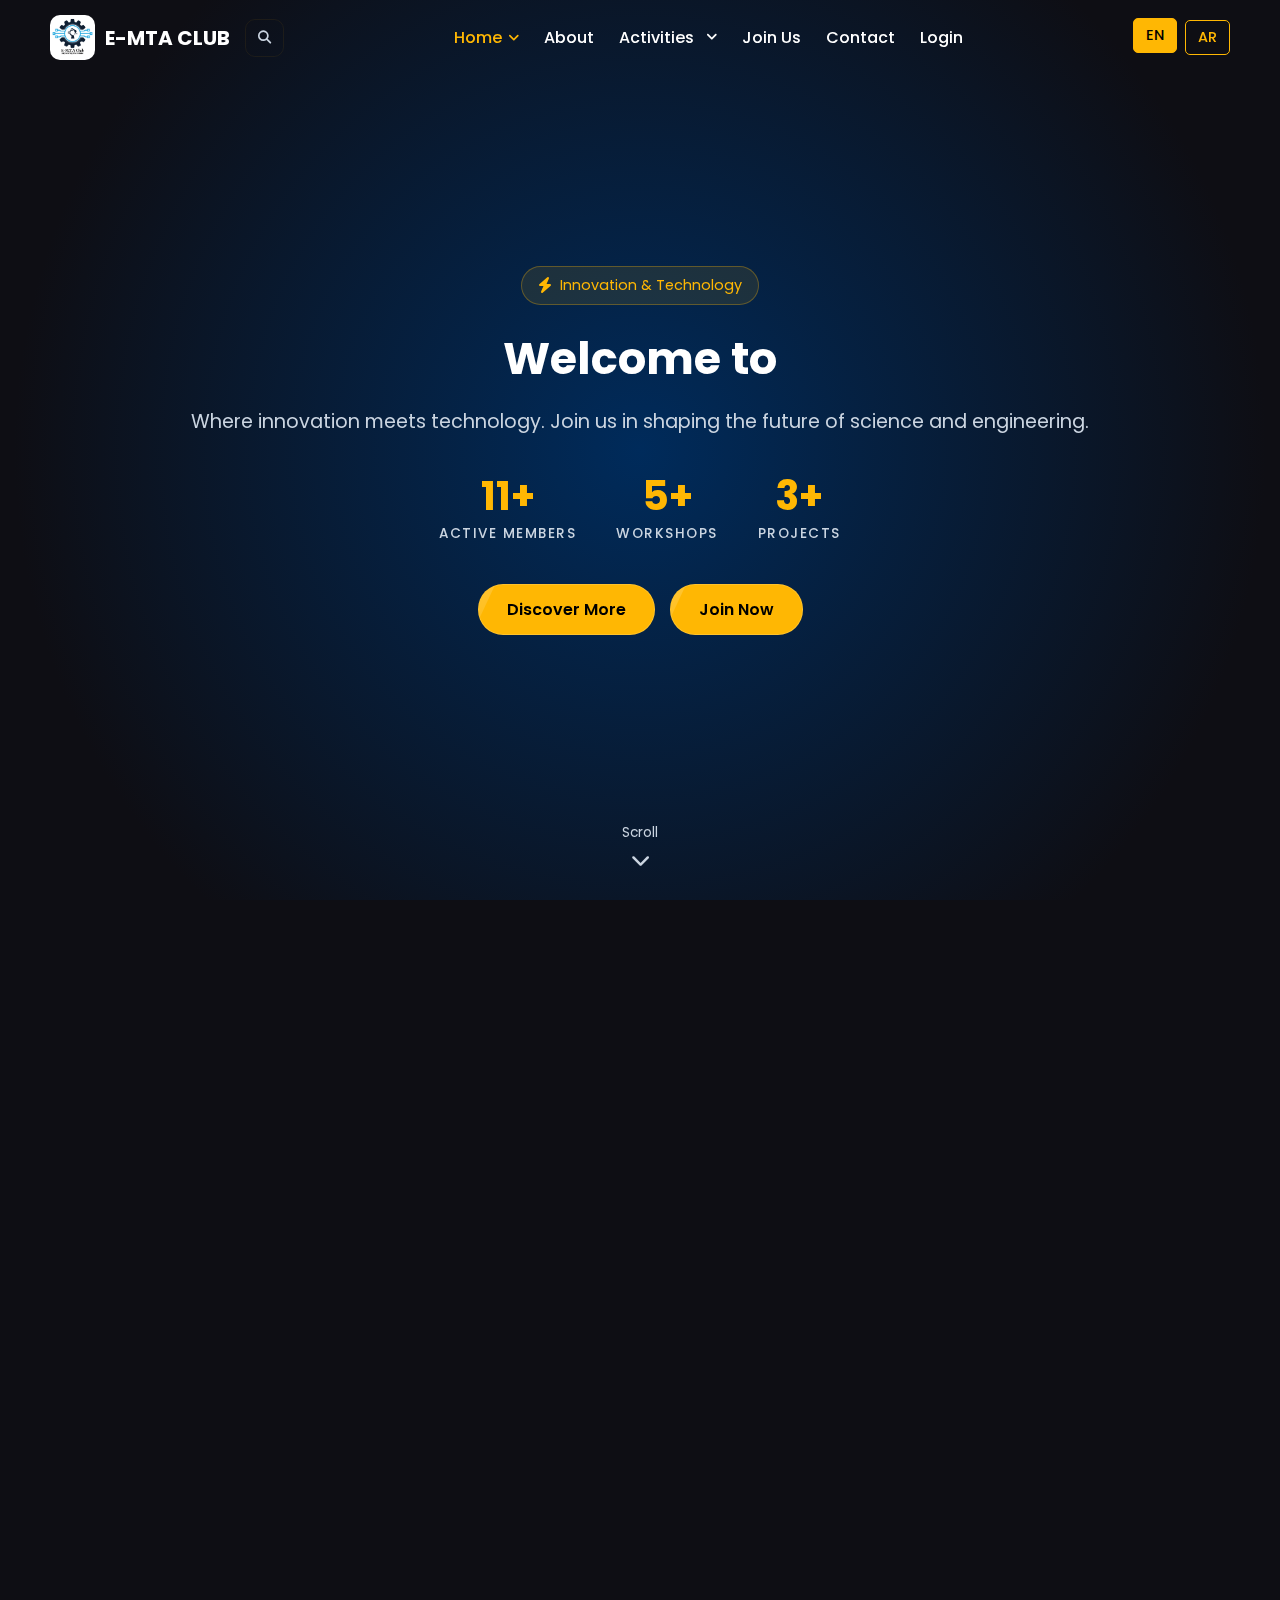
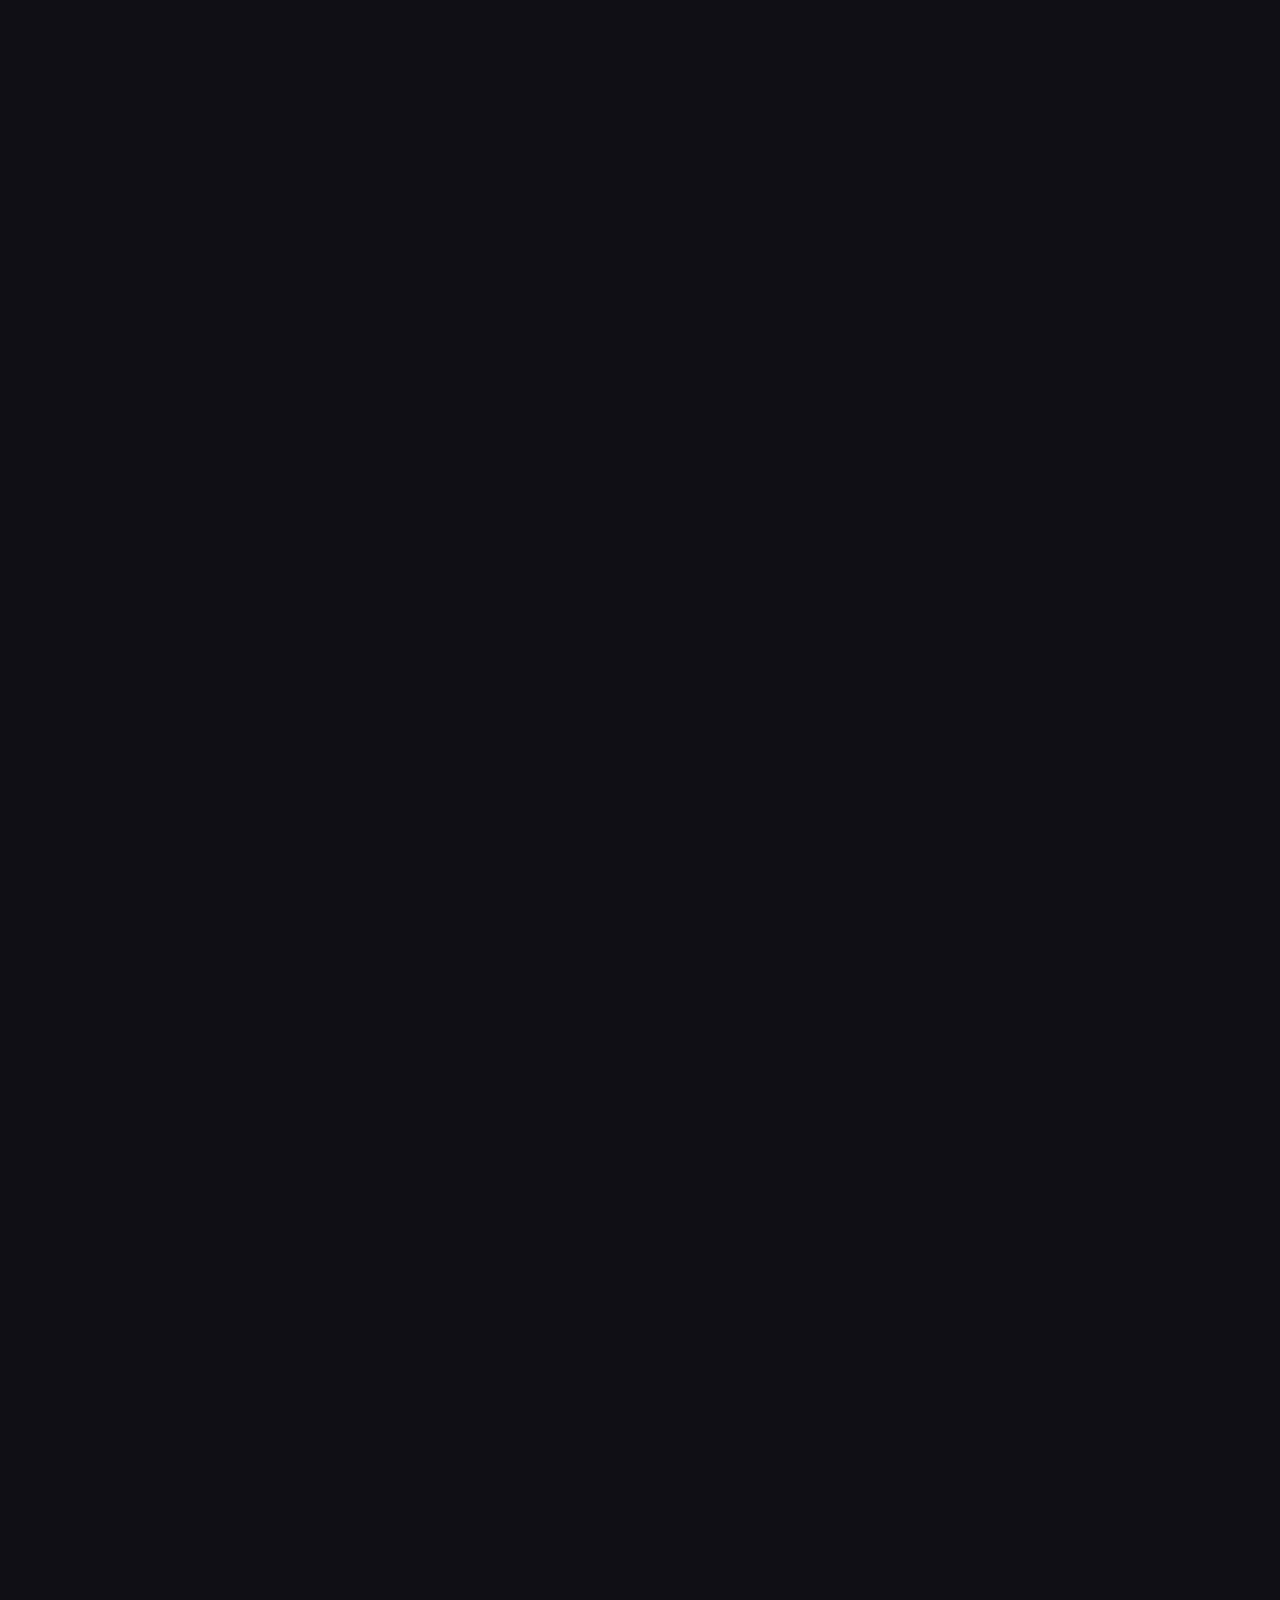
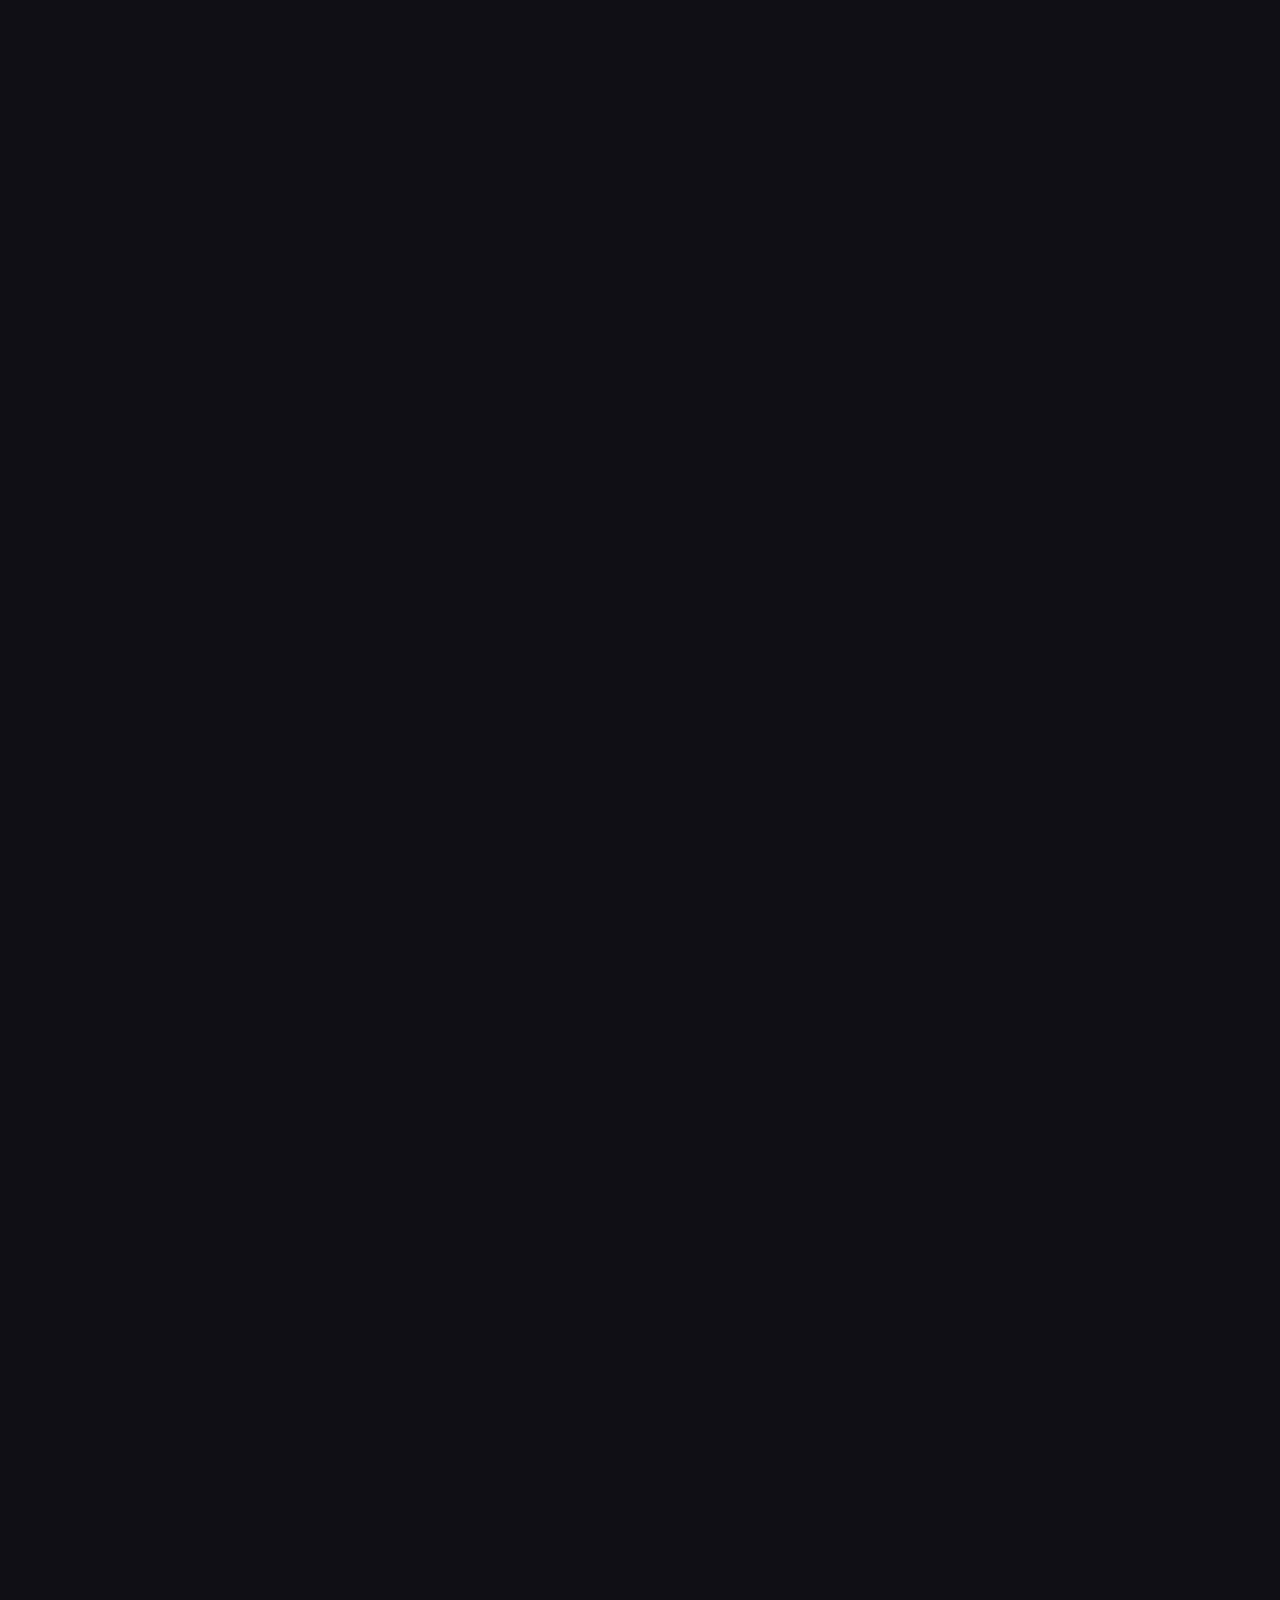
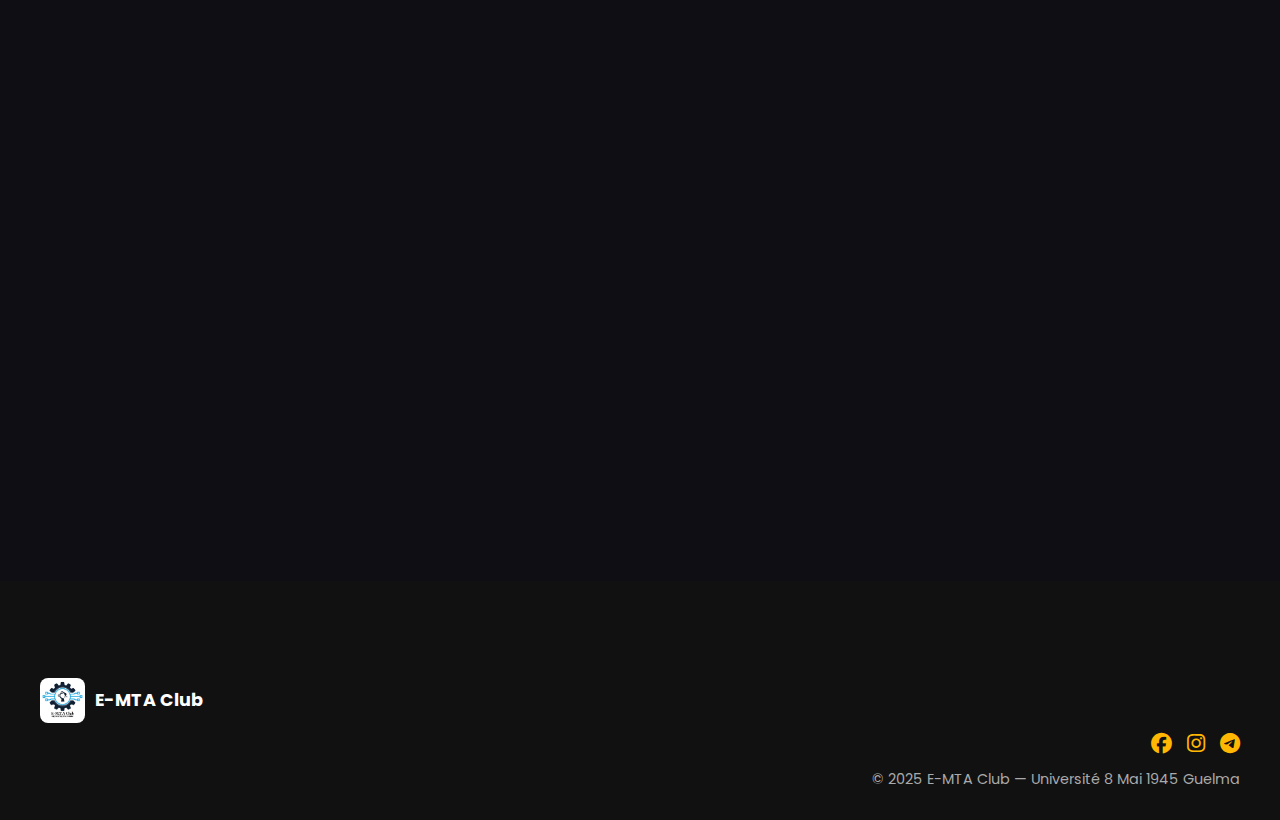
<file: index.html>
<!DOCTYPE html>
<html lang="en">

<head>
    <meta charset="UTF-8">
    <meta name="viewport" content="width=device-width, initial-scale=1.0">
    <meta name="description"
        content="E-MTA Club - A dynamic scientific club fostering innovation and collaboration at Université 8 Mai 1945 – Guelma">
    <meta name="keywords"
        content="E-MTA Club, Guelma University, Scientific Club, Electronics, Automation, Robotics, AI">
    <meta name="author" content="E-MTA Club">
    <meta property="og:title" content="E-MTA Club - Where innovation meets technology">
    <meta property="og:description" content="A dynamic scientific club fostering innovation and collaboration">
    <meta property="og:type" content="website">
    <meta name="twitter:card" content="summary_large_image">
    <meta name="twitter:title" content="E-MTA Club - Where innovation meets technology">
    <meta name="twitter:description" content="A dynamic scientific club fostering innovation and collaboration">
    <title>E-MTA Club - Where innovation meets technology</title>
    <!-- Google Fonts -->
    <link href="https://fonts.googleapis.com/css2?family=Poppins:wght@300;500;700&display=swap" rel="stylesheet"
        crossorigin="anonymous">
    <!-- Font Awesome -->
    <link rel="stylesheet" href="https://cdnjs.cloudflare.com/ajax/libs/font-awesome/6.5.0/css/all.min.css"
        crossorigin="anonymous" referrerpolicy="no-referrer">
    <!-- AOS (Animate on Scroll) -->
    <link href="https://unpkg.com/aos@2.3.1/dist/aos.css" rel="stylesheet">
    <link rel="stylesheet" href="assets/css/style.css">
    <link rel="icon" href="assets/images/logo.png" type="image/png">
    <script src="assets/js/config.js"></script>
    <!-- Google tag (gtag.js) -->
<script async src="https://www.googletagmanager.com/gtag/js?id=G-GRN6QDBVLR"></script>
<script>
  window.dataLayer = window.dataLayer || [];
  function gtag(){dataLayer.push(arguments);}
  gtag('js', new Date());

  gtag('config', 'G-GRN6QDBVLR');
</script>
</head>

<body>
    <header id="navbar">
        <a href="index.html" class="logo">
            <img src="assets/images/logo.png" alt="E-MTA Logo" width="45" height="45">
            <span>E-MTA CLUB</span>
        </a>
        <nav>
            <ul>
                <li><a href="index.html" data-key="home" class="active">Home</a></li>
                <li><a href="about.html" data-key="about">About</a></li>
                <li><a href="activities.html" data-key="activities">Activities</a></li>
                <li><a href="join.html" data-key="join">Join-Us</a></li>
                <li><a href="contact.html" data-key="contact">Contact</a></li>

            </ul>
        </nav>
        <div class="lang-switch" role="group" aria-label="Language switcher">
            <button id="en-btn" aria-label="English" class="active">EN</button>
            <button id="ar-btn" aria-label="Arabic">AR</button>
        </div>
    </header>

    <section class="hero" data-aos="fade-up" data-aos-duration="900">
        <div class="hero-content" data-scroll>
            <div class="hero-badge fade-up" data-scroll>
                <i class="fa-solid fa-bolt"></i>
                <span data-key="hero_badge_innovation">Innovation & Technology</span>
            </div>
            <h1 data-key="welcome" class="fade-up" data-scroll>Welcome to <span>E-MTA Club</span></h1>
            <p data-key="slogan" class="fade-up" data-scroll>Where innovation meets technology. Join us in shaping the
                future of science and engineering.</p>
            <div class="hero-stats fade-up" data-scroll>
                <div class="stat-item">
                    <div class="stat-number" data-target="30">0</div>
                    <div class="stat-label" data-key="active_members">Active Members</div>
                </div>
                <div class="stat-item">
                    <div class="stat-number" data-target="15">0</div>
                    <div class="stat-label" data-key="workshops">Workshops</div>
                </div>
                <div class="stat-item">
                    <div class="stat-number" data-target="10">0</div>
                    <div class="stat-label" data-key="projects">Projects</div>
                </div>
            </div>
            <div class="hero-buttons fade-up" data-scroll>
                <a href="about.html" class="btn" data-key="discover">
                    <i class="fa-solid fa-compass"></i>
                    Discover More
                </a>
                <a href="join.html" class="btn pulse" data-key="joinNow">
                    <i class="fa-solid fa-user-plus"></i>
                    Join Now
                </a>
            </div>
        </div>
        <div class="floating-circles">
            <div class="circle"></div>
            <div class="circle"></div>
            <div class="circle"></div>
        </div>
        <div class="scroll-indicator">
            <span data-key="scroll_down">Scroll</span>
            <i class="fa-solid fa-chevron-down"></i>
        </div>
    </section>

    <!-- Department Specialties Section -->
    <section class="specialties-section" data-aos="fade-up" data-aos-duration="900" data-scroll>
        <div class="container">
            <div class="section-header" data-aos="fade-up" data-aos-delay="100" data-scroll>
                <h2 class="section-title" data-key="specialties_home_title">Department Specialties</h2>
                <p class="section-subtitle" data-key="specialties_home_subtitle">Discover the pathways in the
                    Département d'Électrotechnique et Automatique</p>
            </div>
            <div class="specialties-wrap" data-aos="fade-up" data-scroll>
                <div class="left-rail" aria-hidden="true">
                    <span></span>
                    <span></span>
                    <span></span>
                </div>
                <div class="specialties-cards">
                    <article class="specialty-card">
                        <div class="badge">AUTO</div>
                        <h3 data-key="specialties_auto_title">Automatique</h3>
                        <p data-key="specialties_auto_desc">
                            From advanced control theory to real‑time systems and industrial automation. At Master
                            level, the branch <strong>AII</strong>
                            (Automatique et Informatique Industrielle) focuses on smart control, embedded supervision,
                            and digital industry.
                        </p>
                    </article>
                    <article class="specialty-card">
                        <div class="badge">ELM</div>
                        <h3 data-key="specialties_elm_title">Électromécanique</h3>
                        <p data-key="specialties_elm_desc">
                            A multidisciplinary track combining electrical engineering and mechanics: machines, drives,
                            and mechatronic integration. The Master keeps the same strong identity with deep industrial
                            applications.
                        </p>
                    </article>
                    <article class="specialty-card">
                        <div class="badge">ELT → RE</div>
                        <h3 data-key="specialties_elt_title">Électrotechnique</h3>
                        <p data-key="specialties_elt_desc">
                            Power systems, machines, and energy conversion with a Master pathway in <strong>Réseaux
                                Électriques (RE)</strong>:
                            grid modeling, protection, stability, and smart grids.
                        </p>
                    </article>
                    <article class="specialty-card">
                        <div class="badge">PRE</div>
                        <h3 data-key="specialties_pre_title">Licence Pro — Protection des Réseaux Électriques</h3>
                        <p data-key="specialties_pre_desc">
                            A professional 3‑year license dedicated to protection, safety, and operation of electrical
                            networks, with practical
                            training and industry‑aligned competencies.
                        </p>
                    </article>
                </div>
            </div>
            <div class="specialties-cta" data-aos="fade-up" data-aos-delay="200" data-scroll>
                <a class="cta-btn" href="specialties.html">
                    <span data-key="specialties_cta">Explore Full Details</span>
                    <i class="fa-solid fa-arrow-right"></i>
                </a>
                <p class="note" data-key="specialties_note">The department pathways typically start at
                    <strong>L3</strong> and continue through <strong>M2</strong>.
                </p>
            </div>
        </div>
    </section>

    <!-- Domains Section -->
    <section class="domains-showcase" data-aos="fade-up" data-aos-duration="900" data-scroll>
        <div class="container">
            <div class="section-header" data-aos="fade-up" data-aos-delay="50" data-scroll>
                <h2 class="section-title" data-key="our_domains">Our Domains</h2>
                <p class="section-subtitle" data-key="explore_fields">Explore the fields we specialize in</p>
            </div>
            <div class="domains-grid-home" data-scroll>
                <div class="domain-card-home" data-aos="fade-up" data-aos-delay="100" data-scroll>
                    <div class="domain-icon-home">
                        <i class="fa-solid fa-microchip"></i>
                    </div>
                    <h3 data-key="domain_electronics_title">Électronique</h3>
                    <p data-key="domain_electronics_desc">Circuit design, embedded systems, and electronic innovations
                    </p>
                </div>
                <div class="domain-card-home" data-aos="fade-up" data-aos-delay="200" data-scroll>
                    <div class="domain-icon-home">
                        <i class="fa-solid fa-gears"></i>
                    </div>
                    <h3 data-key="domain_automation_title">Automatique</h3>
                    <p data-key="domain_automation_desc">Control systems, automation, and industrial processes</p>
                </div>
                <div class="domain-card-home" data-aos="fade-up" data-aos-delay="300" data-scroll>
                    <div class="domain-icon-home">
                        <i class="fa-solid fa-robot"></i>
                    </div>
                    <h3 data-key="domain_robotics_title">Robotique</h3>
                    <p data-key="domain_robotics_desc">Robotics, AI integration, and autonomous systems</p>
                </div>
                <div class="domain-card-home" data-aos="fade-up" data-aos-delay="400" data-scroll>
                    <div class="domain-icon-home">
                        <i class="fa-solid fa-laptop-code"></i>
                    </div>
                    <h3 data-key="domain_cs_title">Informatique</h3>
                    <p data-key="domain_cs_desc">Software development, algorithms, and computer science</p>
                </div>
                <div class="domain-card-home" data-aos="fade-up" data-aos-delay="500" data-scroll>
                    <div class="domain-icon-home">
                        <i class="fa-solid fa-brain"></i>
                    </div>
                    <h3 data-key="domain_ai_title">Intelligence Artificielle</h3>
                    <p data-key="domain_ai_desc">Machine learning, neural networks, and AI applications</p>
                </div>
            </div>
        </div>
    </section>

    <!-- Features Section -->
    <section class="features-section" data-aos="fade-up" data-aos-duration="900" data-scroll>
        <div class="container">
            <div class="section-header" data-aos="fade-up" data-aos-delay="50" data-scroll>
                <h2 class="section-title" data-key="why_join_us">Why Join Us?</h2>
                <p class="section-subtitle" data-key="discover_what_special">Discover what makes E-MTA Club special</p>
            </div>
            <div class="features-grid" data-scroll>
                <div class="feature-card" data-aos="zoom-in" data-aos-delay="100" data-scroll>
                    <div class="feature-icon">
                        <i class="fa-solid fa-flask"></i>
                    </div>
                    <h3 data-key="feature_workshops_title">Hands-on Workshops</h3>
                    <p data-key="feature_workshops_desc">Learn by doing with practical workshops on cutting-edge
                        technologies</p>
                </div>
                <div class="feature-card" data-aos="zoom-in" data-aos-delay="200" data-scroll>
                    <div class="feature-icon">
                        <i class="fa-solid fa-users"></i>
                    </div>
                    <h3 data-key="feature_networking_title">Networking</h3>
                    <p data-key="feature_networking_desc">Connect with like-minded students and industry professionals
                    </p>
                </div>
                <div class="feature-card" data-aos="zoom-in" data-aos-delay="300" data-scroll>
                    <div class="feature-icon">
                        <i class="fa-solid fa-lightbulb"></i>
                    </div>
                    <h3 data-key="feature_projects_title">Innovation Projects</h3>
                    <p data-key="feature_projects_desc">Work on real-world projects and bring your ideas to life</p>
                </div>
                <div class="feature-card" data-aos="zoom-in" data-aos-delay="400" data-scroll>
                    <div class="feature-icon">
                        <i class="fa-solid fa-trophy"></i>
                    </div>
                    <h3 data-key="feature_competitions_title">Competitions</h3>
                    <p data-key="feature_competitions_desc">Participate in hackathons and technical competitions</p>
                </div>
                <div class="feature-card" data-aos="zoom-in" data-aos-delay="500" data-scroll>
                    <div class="feature-icon">
                        <i class="fa-solid fa-graduation-cap"></i>
                    </div>
                    <h3 data-key="feature_skills_title">Skill Development</h3>
                    <p data-key="feature_skills_desc">Enhance your technical and soft skills through various activities
                    </p>
                </div>
                <div class="feature-card" data-aos="zoom-in" data-aos-delay="600" data-scroll>
                    <div class="feature-icon">
                        <i class="fa-solid fa-handshake"></i>
                    </div>
                    <h3 data-key="feature_collaboration_title">Collaboration</h3>
                    <p data-key="feature_collaboration_desc">Work in teams and learn the art of collaborative
                        engineering</p>
                </div>
            </div>
        </div>
    </section>

    <!-- Testimonials Section -->
    <section class="testimonials-section" data-aos="fade-up" data-scroll>
        <div class="container">
            <div class="section-header" data-aos="fade-up" data-scroll>
                <div class="hero-badge fade-up">
                    <i class="fa-solid fa-star"></i>
                    <span data-key="success_stories">Success Stories</span>
                </div>
                <h2 class="section-title" data-scroll data-key="what_members_say">What Our Members Say</h2>
                <p class="section-subtitle" data-scroll data-key="testimonials_subtitle">Hear from students who are part
                    of our community</p>
            </div>
            <div class="testimonials-slider-wrapper" data-aos="fade-up" data-aos-delay="100" data-scroll>
                <div class="testimonials-slider" id="testimonialsSlider">
                    <!-- Testimonials will be injected by JavaScript -->
                </div>
                <button class="slider-btn slider-btn-prev" id="prevBtn" aria-label="Previous testimonial">
                    <i class="fa-solid fa-chevron-left"></i>
                </button>
                <button class="slider-btn slider-btn-next" id="nextBtn" aria-label="Next testimonial">
                    <i class="fa-solid fa-chevron-right"></i>
                </button>
                <div class="slider-dots" id="sliderDots">
                    <!-- Dots will be injected by JavaScript -->
                </div>
            </div>
        </div>
    </section>

    <!-- CTA Section -->
    <section class="cta-section" data-aos="fade-up" data-aos-duration="900" data-scroll>
        <div class="container">
            <div class="cta-content" data-aos="fade-up" data-aos-delay="50" data-scroll>
                <h2 data-key="ready_to_start">Ready to Start Your Journey?</h2>
                <p data-key="join_cta">Join E-MTA Club today and become part of an innovative community</p>
                <a href="join.html" class="cta-btn">
                    <span data-key="join_now">Join Now</span>
                    <i class="fa-solid fa-arrow-right"></i>
                </a>
            </div>
        </div>
    </section>

    <footer>
        <div class="footer-inner">
            <div class="footer-left">
                <img src="assets/images/logo.png" alt="E-MTA Club Logo" width="45" height="45">
                <span>E-MTA Club</span>
            </div>
            <div class="footer-right">
                <div class="rating-widget" id="ratingWidget" aria-label="Rate E-MTA Club" data-aos="fade-up">
                    <p class="rating-title" data-key="rating_title">Rate E-MTA Club</p>
                    <div class="stars" role="radiogroup" aria-label="Rate 1 to 5 stars">
                        <button class="star" data-value="1" aria-label="1 star"><i
                                class="fa-solid fa-star"></i></button>
                        <button class="star" data-value="2" aria-label="2 stars"><i
                                class="fa-solid fa-star"></i></button>
                        <button class="star" data-value="3" aria-label="3 stars"><i
                                class="fa-solid fa-star"></i></button>
                        <button class="star" data-value="4" aria-label="4 stars"><i
                                class="fa-solid fa-star"></i></button>
                        <button class="star" data-value="5" aria-label="5 stars"><i
                                class="fa-solid fa-star"></i></button>
                    </div>
                    <div class="rating-summary">
                        <span id="yourRatingLabel" data-key="rating_label">Your rating:</span>
                        <span id="yourRatingValue" data-key="rating_not_rated">Not rated yet</span>
                    </div>
                    <div class="rating-message" id="ratingMessage" data-key="rating_thanks" hidden>Thanks for your
                        rating!</div>
                </div>
                <div class="socials">
                    <a href="https://www.facebook.com/profile.php?id=61569753516399" aria-label="Facebook"
                        target="_blank" rel="noopener noreferrer"><i class="fab fa-facebook"></i></a>
                    <a href="https://www.instagram.com/emta_club/" aria-label="Instagram" target="_blank"
                        rel="noopener noreferrer"><i class="fab fa-instagram"></i></a>
                    <a href="#" aria-label="Telegram" target="_blank" rel="noopener noreferrer"><i
                            class="fab fa-telegram"></i></a>
                </div>
                <div class="copyright">
                    © 2025 E-MTA Club — Université 8 Mai 1945 Guelma
                </div>
            </div>
        </div>
    </footer>

    <script src="https://unpkg.com/aos@2.3.1/dist/aos.js"></script>
    <script src="assets/js/main.js"></script>
    <script src="assets/js/index.js"></script>
    <script src="assets/js/rating.js"></script>
    <script src="assets/js/testimonials.js"></script>
    <script src="assets/js/i18n.js"></script>

</body>

</html>
</file>
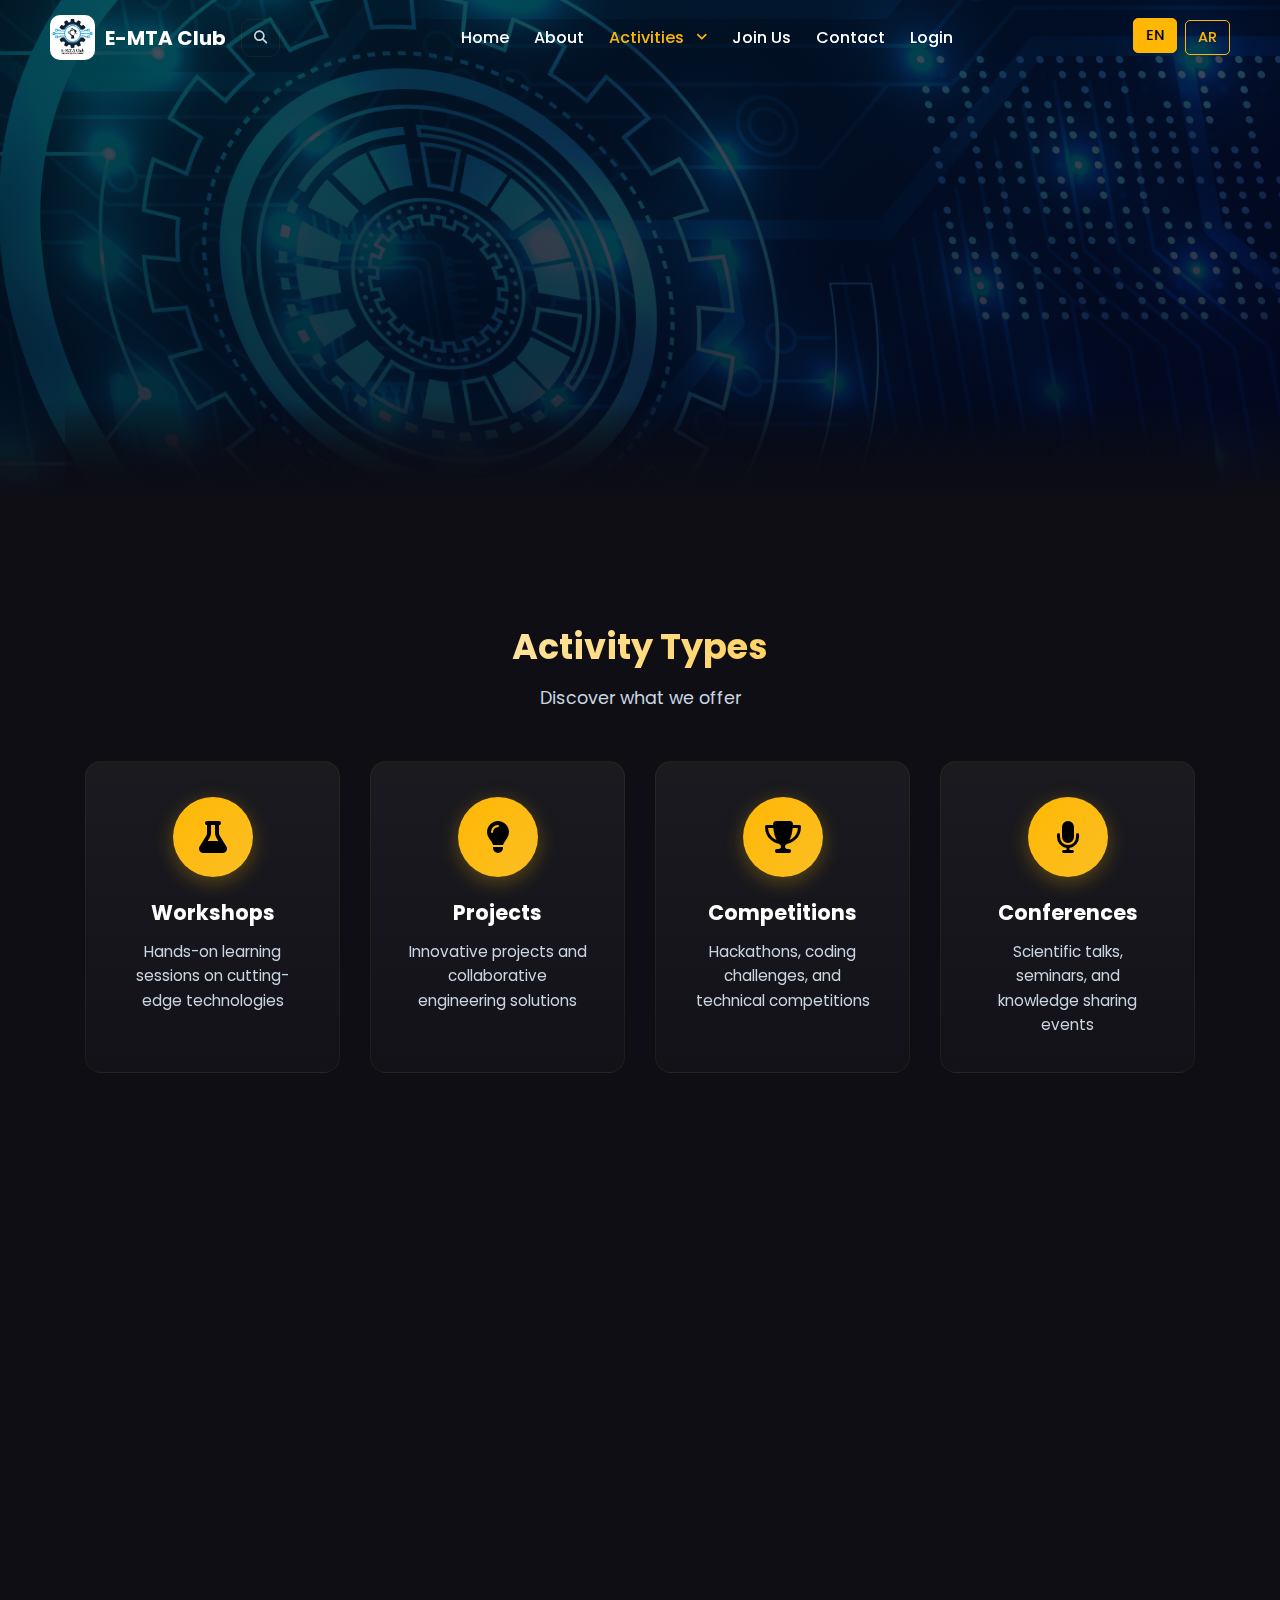
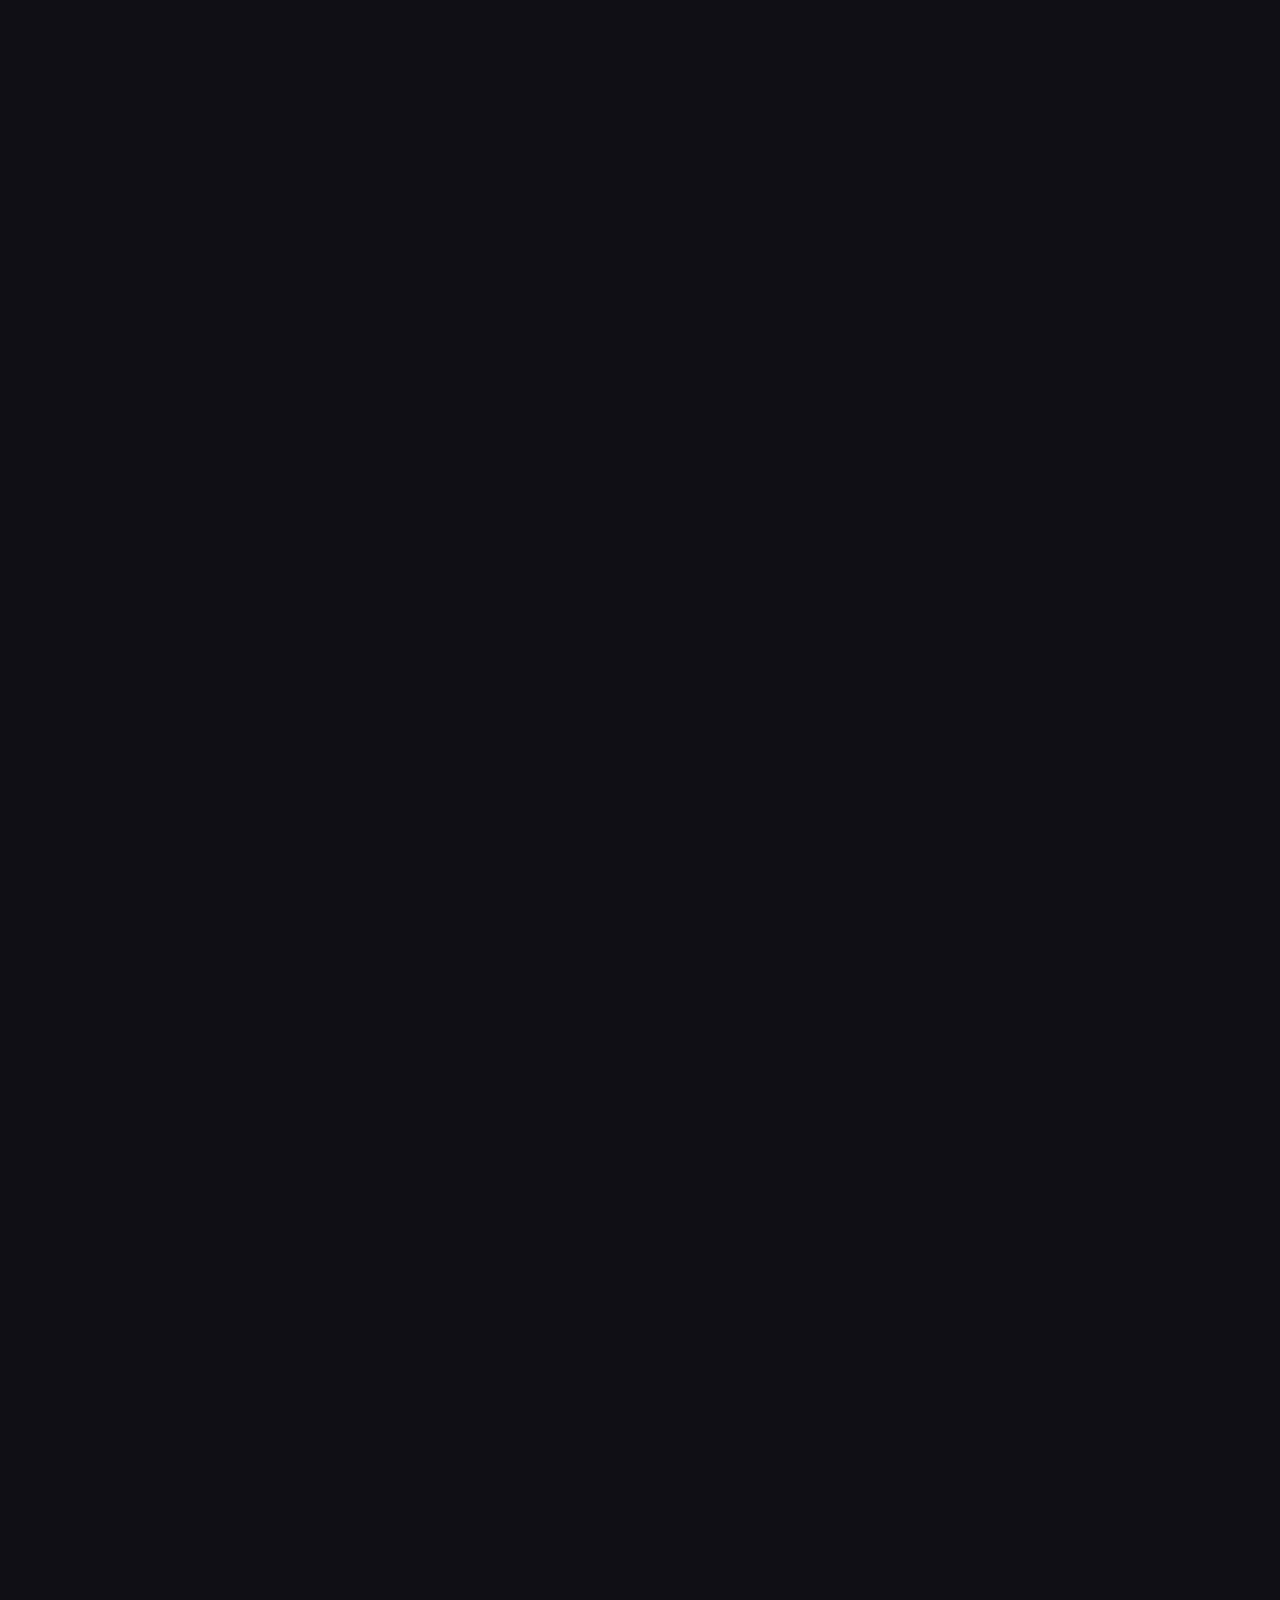
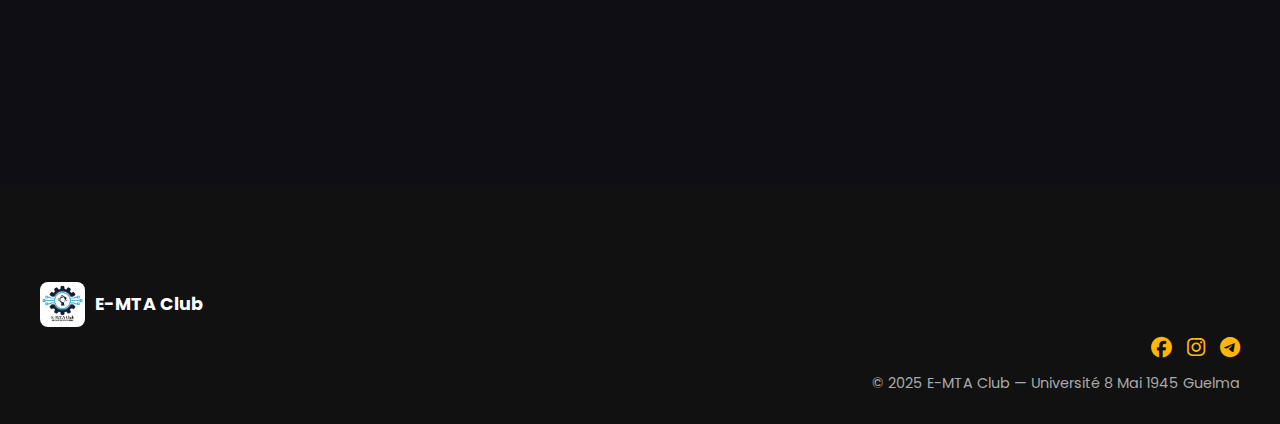
<file: activities.html>
<!DOCTYPE html>
<html lang="en">
<head>
  <meta charset="UTF-8" />
  <meta name="viewport" content="width=device-width, initial-scale=1.0" />
  <meta name="description" content="Discover E-MTA Club activities - Workshops, Events, Projects, and Competitions">
  <meta name="keywords" content="E-MTA Club, Activities, Workshops, Events, Projects, Competitions, Hackathons">
  <title>Activities — E-MTA Club</title>
  <meta property="og:title" content="Activities — E-MTA Club">
  <meta property="og:description" content="Workshops, projects, competitions, and events — explore E-MTA Club activities.">
  <meta property="og:type" content="website">
  
  <meta name="twitter:card" content="summary_large_image">
  <meta name="twitter:title" content="Activities — E-MTA Club">
  <meta name="twitter:description" content="Workshops, projects, competitions, and events — explore E-MTA Club activities.">
  

  <!-- Fonts & Icons -->
  <link href="https://fonts.googleapis.com/css2?family=Poppins:wght@300;500;700&display=swap" rel="stylesheet" crossorigin="anonymous">
  <link rel="stylesheet" href="https://cdnjs.cloudflare.com/ajax/libs/font-awesome/6.5.0/css/all.min.css" crossorigin="anonymous" referrerpolicy="no-referrer" />

  <!-- AOS (Animate on Scroll) -->
  <link href="https://unpkg.com/aos@2.3.1/dist/aos.css" rel="stylesheet">

  <!-- Main Style -->
  <link rel="stylesheet" href="assets/css/style.css">
  <link rel="stylesheet" href="assets/css/activities.css">
  <link rel="icon" href="assets/images/logo.png" type="image/png">
  <script id="emta-api-base-config">
    window.EMTA_API_BASE = 'https://emtaclub-production.up.railway.app';
    window.API_BASE = window.EMTA_API_BASE;
  </script>

</head>
<body>

  <!-- ===== Navbar ===== -->
  <header id="navbar">
    <a href="index.html" class="logo">
      <img src="assets/images/logo.png" alt="E-MTA Logo" width="45" height="45">
      <span>E-MTA Club</span>
    </a>

    <nav>
      <ul>
        <li><a href="index.html" data-key="home">Home</a></li>
        <li><a href="about.html" data-key="about">About</a></li>
        <li><a href="activities.html" data-key="activities" class="active">Activities</a></li>
        <li><a href="join.html" data-key="join">Join-Us</a></li>
        <li><a href="contact.html" data-key="contact">Contact</a></li>
        
      </ul>
    </nav>

    <div class="lang-switch" role="group" aria-label="Language switcher">
      <button id="en-btn" aria-label="English" class="active">EN</button>
      <button id="ar-btn" aria-label="Arabic">AR</button>
    </div>
  </header>

  <!-- ===== HERO ===== -->
  <section class="about-hero" id="activitiesHero">
    <div class="overlay"></div>
    <div class="hero-inner">
      <div class="hero-badge fade-up">
        <i class="fa-solid fa-calendar-check"></i>
        <span data-key="our_events">Our Events</span>
      </div>
      <h1 data-key="activitiesTitle" class="fade-up">Activities & Events</h1>
      <p data-key="activitiesIntro" class="fade-up">
        Explore our workshops, projects, competitions, and scientific events. 
        Stay updated with our latest activities and join us!
      </p>
      <div class="hero-stats fade-up">
        <div class="stat-item">
          <div class="stat-number" data-target="15">0</div>
          <div class="stat-label" data-key="workshops">Workshops</div>
        </div>
        <div class="stat-item">
          <div class="stat-number" data-target="10">0</div>
          <div class="stat-label" data-key="projects">Projects</div>
        </div>
        <div class="stat-item">
          <div class="stat-number" data-target="1">0</div>
          <div class="stat-label" data-key="competitions">Competitions</div>
        </div>
      </div>
    </div>
  </section>

  <main class="container">
    <!-- Activity Categories -->
    <section class="activity-categories" data-aos="fade-up">
      <div class="section-header">
        <h2 class="section-title" data-key="activity_types">Activity Types</h2>
        <p class="section-subtitle" data-key="discover_offer">Discover what we offer</p>
      </div>
      <div class="categories-grid">
        <div class="category-card" data-aos="zoom-in" data-aos-delay="100">
          <div class="category-icon">
            <i class="fa-solid fa-flask"></i>
          </div>
          <h3 data-key="workshops">Workshops</h3>
          <p data-key="workshops_desc">Hands-on learning sessions on cutting-edge technologies</p>
        </div>
        <div class="category-card" data-aos="zoom-in" data-aos-delay="200">
          <div class="category-icon">
            <i class="fa-solid fa-lightbulb"></i>
          </div>
          <h3 data-key="projects">Projects</h3>
          <p data-key="projects_desc">Innovative projects and collaborative engineering solutions</p>
        </div>
        <div class="category-card" data-aos="zoom-in" data-aos-delay="300">
          <div class="category-icon">
            <i class="fa-solid fa-trophy"></i>
          </div>
          <h3 data-key="competitions">Competitions</h3>
          <p data-key="competitions_desc">Hackathons, coding challenges, and technical competitions</p>
        </div>
        <div class="category-card" data-aos="zoom-in" data-aos-delay="400">
          <div class="category-icon">
            <i class="fa-solid fa-microphone"></i>
          </div>
          <h3 data-key="conferences">Conferences</h3>
          <p data-key="conferences_desc">Scientific talks, seminars, and knowledge sharing events</p>
        </div>
      </div>
    </section>

    <!-- Upcoming Events -->
    <section class="upcoming-events" data-aos="fade-up">
      <div class="section-header">
        <h2 class="section-title" data-key="upcoming_events">Upcoming Events</h2>
        <p class="section-subtitle" data-key="dont_miss">Don't miss our next activities</p>
      </div>
      <div id="upcomingEventsGrid" class="events-grid">
        <!-- Events will be injected by JS -->
      </div>
    </section>

    <!-- Past Events -->
    <section class="past-events" data-aos="fade-up">
      <div class="section-header">
        <h2 class="section-title" data-key="past_events">Past Events</h2>
        <p class="section-subtitle" data-key="highlights">Highlights from our previous activities</p>
      </div>
      <div id="pastEventsGrid" class="events-grid">
        <!-- Events will be injected by JS -->
      </div>
    </section>

    <!-- Gallery Section -->
    <section class="gallery-section" data-aos="fade-up">
      <div class="section-header">
        <h2 class="section-title" data-key="event_gallery">Event Gallery</h2>
        <p class="section-subtitle" data-key="memories">Memories from our activities</p>
      </div>
      <div class="gallery-grid" id="eventGallery">
        <!-- Gallery items will be injected by JS -->
      </div>
    </section>
  </main>

  <!-- ===== FOOTER ===== -->
  <footer>
    <div class="footer-inner">
      <div class="footer-left">
        <img src="assets/images/logo.png" alt="E-MTA Club Logo" width="45" height="45">
        <span>E-MTA Club</span>
      </div>
      <div class="footer-right">
        <div class="socials">
          <a href="https://www.facebook.com/profile.php?id=61569753516399" aria-label="Facebook" target="_blank" rel="noopener noreferrer"><i class="fab fa-facebook"></i></a>
          <a href="https://www.instagram.com/emta_club/" aria-label="Instagram" target="_blank" rel="noopener noreferrer"><i class="fab fa-instagram"></i></a>
          <a href="#" aria-label="Telegram" target="_blank" rel="noopener noreferrer"><i class="fab fa-telegram"></i></a>
        </div>
        <div class="copyright">
          © 2025 E-MTA Club — Université 8 Mai 1945 Guelma
        </div>
      </div>
    </div>
  </footer>

  <!-- ===== SCRIPTS ===== -->
  <script src="https://unpkg.com/aos@2.3.1/dist/aos.js"></script>
  <script src="assets/js/main.js"></script>
  <script src="assets/js/index.js"></script>
  <script src="assets/js/activities.js"></script>
  <script src="assets/js/i18n.js"></script>

</body>
</html>
</file>
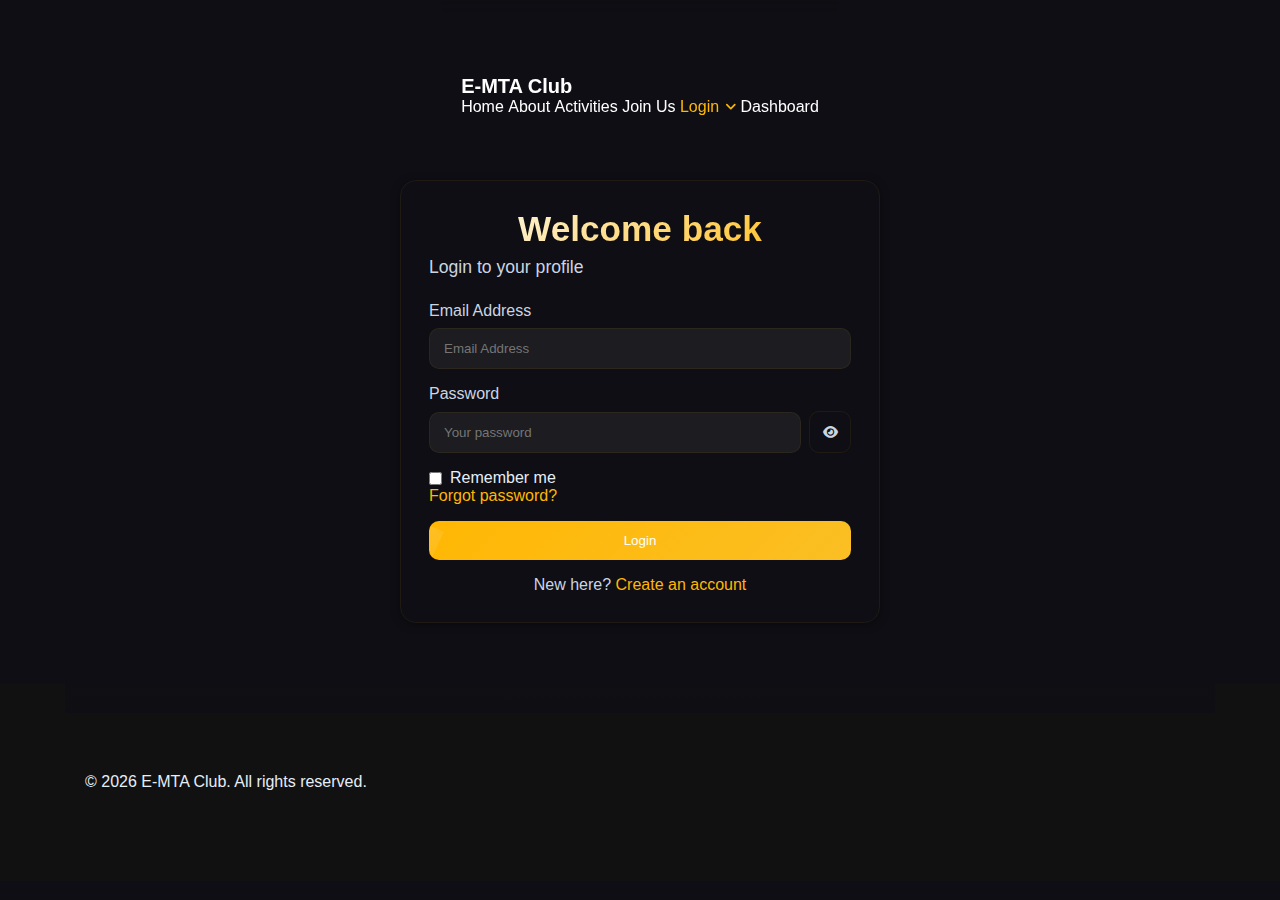
<file: admin.html>
<!DOCTYPE html>
<html lang="en">
<head>
  <meta charset="UTF-8">
  <meta name="viewport" content="width=device-width, initial-scale=1.0">
  <title>E-MTA Club — Admin</title>
  <link href="https://fonts.googleapis.com/css2?family=Poppins:wght@300;500;700&display=swap" rel="stylesheet" crossorigin="anonymous">
  <link rel="stylesheet" href="https://cdnjs.cloudflare.com/ajax/libs/font-awesome/6.5.0/css/all.min.css" crossorigin="anonymous" referrerpolicy="no-referrer">
  <link href="https://unpkg.com/aos@2.3.1/dist/aos.css" rel="stylesheet">
  <link rel="stylesheet" href="assets/css/style.css">
  <link rel="icon" href="assets/images/logo.png" type="image/png">
  <script id="emta-api-base-config">
    (function(){
      var isLocal = location.hostname === '127.0.0.1' ||
                    location.hostname === 'localhost' ||
                    location.protocol === 'file:';
      var localBase = 'http://127.0.0.1:5000';
      var prodBase = 'https://emtaclub-production.up.railway.app';
      window.EMTA_API_BASE = isLocal ? localBase : prodBase;
      window.API_BASE = window.EMTA_API_BASE;
    })();
  </script>
</head>
<body>
  <header id="navbar">
    <a href="index.html" class="logo">
      <img src="assets/images/logo.png" alt="E-MTA Logo" width="45" height="45">
      <span>E-MTA CLUB</span>
    </a>
    <nav>
      <ul>
        <li><a href="index.html">Home</a></li>
        <li><a href="about.html">About</a></li>
        <li><a href="activities.html">Activities</a></li>
        <li><a href="join.html">Join-Us</a></li>
        <li><a href="contact.html">Contact</a></li>
        
      </ul>
    </nav>
    <div class="lang-switch" role="group" aria-label="Language switcher">
      <button id="en-btn" aria-label="English" class="active">EN</button>
      <button id="ar-btn" aria-label="Arabic">AR</button>
    </div>
  </header>

  <section class="about-hero" style="padding-top:120px; position:relative;">
    <div aria-hidden="true" style="position:absolute; inset:0; background: rgb(19 12 37 / 70%);"></div>
    <div class="container" data-aos="fade-up" style="position:relative;">
      <div class="hero-badge"><i class="fa-solid fa-shield-halved"></i><span>Admin Panel</span></div>
      <h1 style="margin-bottom:6px;">E‑MTA Database</h1>
      <p class="section-subtitle">Users • Applications • Messages</p>
    </div>
    <div class="floating-circles" aria-hidden="true">
      <div class="circle"></div>
      <div class="circle"></div>
      <div class="circle"></div>
    </div>
  </section>

  <section class="container" style="padding: 20px 0 60px">
    <div class="card" data-aos="fade-up">
      <div class="card-header" style="display:flex;justify-content:space-between;align-items:center;gap:16px;flex-wrap:wrap;">
        <h2 style="margin:0;">Users</h2>
        <div class="toolbar" style="display:flex;gap:10px;align-items:center;flex-wrap:wrap;">
          <input id="usersSearch" type="search" placeholder="Search users..." class="input input-search" aria-label="Search users">
          <button id="exportUsersCsv" class="btn btn-sm btn-icon" aria-label="Export CSV"><i class="fa-solid fa-file-csv"></i><span>Export CSV</span></button>
          <button id="exportUsersXls" class="btn btn-sm btn-icon" aria-label="Export Excel"><i class="fa-solid fa-file-excel"></i><span>Export Excel</span></button>
          <button id="importUsersCsvBtn" class="btn btn-sm btn-icon" aria-label="Import CSV"><i class="fa-solid fa-file-import"></i><span>Import CSV</span></button>
          <input type="file" id="importUsersCsvInput" accept=".csv" style="display:none">
        </div>
        <div id="adminMeta" class="text-muted" style="font-size:.9rem;margin-left:auto;"></div>
      </div>
      <div class="card-body">
        <form id="addUserForm" class="form" style="display:flex;flex-wrap:wrap;gap:10px;margin-bottom:16px;align-items:flex-end;">
          <div class="form-group" style="min-width:160px;">
            <label for="addUserName">Name</label>
            <input class="input" type="text" id="addUserName" placeholder="Full name">
          </div>
          <div class="form-group" style="min-width:200px;">
            <label for="addUserEmail">Email</label>
            <input class="input" type="email" id="addUserEmail" placeholder="you@example.com">
          </div>
          <div class="form-group" style="min-width:140px;">
            <label for="addUserRegistration">Registration</label>
            <input class="input" type="text" id="addUserRegistration" placeholder="Matricule">
          </div>
          <div class="form-group" style="min-width:140px;">
            <label for="addUserLevel">Level</label>
            <input class="input" type="text" id="addUserLevel" placeholder="L3 / M1 / ...">
          </div>
          <div class="form-group" style="min-width:160px;">
            <label for="addUserSpecialty">Specialty</label>
            <input class="input" type="text" id="addUserSpecialty" placeholder="Automatique / ...">
          </div>
          <button type="button" id="addUserSubmit" class="btn btn-primary btn-icon"><i class="fa-solid fa-user-plus"></i><span>Add User</span></button>
        </form>
        <div class="table-wrap">
          <table class="table" id="usersTable" aria-label="Users table">
            <thead>
              <tr>
                <th>ID</th>
                <th>Name</th>
                <th>Email</th>
                <th>Registration</th>
                <th>Level</th>
                <th>Specialty</th>
                <th>Created</th>
                <th>Actions</th>
              </tr>
            </thead>
            <tbody></tbody>
          </table>
        </div>
      </div>
    </div>

    <div class="card" data-aos="fade-up" data-aos-delay="100" style="margin-top:24px;">
      <div class="card-header" style="display:flex;justify-content:space-between;align-items:center;gap:16px;flex-wrap:wrap;">
        <h2 style="margin:0;">Member Applications</h2>
        <div class="toolbar" style="display:flex;gap:10px;align-items:center;flex-wrap:wrap;">
          <div style="display:flex;gap:10px;flex-wrap:wrap;">
            <button id="exportAppsCsv" class="btn btn-sm btn-icon" aria-label="Export applications CSV"><i class="fa-solid fa-file-csv"></i><span>Export CSV</span></button>
            <button id="exportAppsXls" class="btn btn-sm btn-icon" aria-label="Export applications Excel"><i class="fa-solid fa-file-excel"></i><span>Export Excel</span></button>
            <button id="importAppsCsvBtn" class="btn btn-sm btn-icon" aria-label="Import applications CSV"><i class="fa-solid fa-file-import"></i><span>Import CSV</span></button>
            <input type="file" id="importAppsCsvInput" accept=".csv" style="display:none">
          </div>
        </div>
      </div>
      <div class="card-body">
        <form id="addAppForm" class="form" style="display:flex;flex-wrap:wrap;gap:10px;margin-bottom:16px;align-items:flex-end;">
          <div class="form-group" style="min-width:160px;">
            <label for="addAppName">Name</label>
            <input class="input" type="text" id="addAppName" placeholder="Full name">
          </div>
          <div class="form-group" style="min-width:200px;">
            <label for="addAppEmail">Email</label>
            <input class="input" type="email" id="addAppEmail" placeholder="you@example.com">
          </div>
          <div class="form-group" style="min-width:140px;">
            <label for="addAppRegistration">Registration</label>
            <input class="input" type="text" id="addAppRegistration" placeholder="Matricule">
          </div>
          <div class="form-group" style="min-width:120px;">
            <label for="addAppLevel">Level</label>
            <input class="input" type="text" id="addAppLevel" placeholder="L3 / M1 / ...">
          </div>
          <div class="form-group" style="min-width:140px;">
            <label for="addAppSpecialty">Specialty</label>
            <input class="input" type="text" id="addAppSpecialty" placeholder="Automatique / ...">
          </div>
          <div class="form-group" style="flex:1; min-width:220px;">
            <label for="addAppMessage">Message</label>
            <input class="input" type="text" id="addAppMessage" placeholder="Short message">
          </div>
          <button type="button" id="addAppSubmit" class="btn btn-primary btn-icon"><i class="fa-solid fa-user-plus"></i><span>Add Application</span></button>
        </form>
        <div class="table-wrap">
          <table class="table" id="appsTable" aria-label="Applications table">
            <thead>
              <tr>
                <th>ID</th>
                <th>Name</th>
                <th>Email</th>
                <th>Registration</th>
                <th>Level</th>
                <th>Specialty</th>
                <th>Message</th>
                <th>Created</th>
                <th>Actions</th>
              </tr>
            </thead>
            <tbody></tbody>
          </table>
        </div>
      </div>
    </div>

    <div class="card" data-aos="fade-up" data-aos-delay="150" style="margin-top:24px;">
      <div class="card-header" style="display:flex;justify-content:space-between;align-items:center;gap:16px;flex-wrap:wrap;">
        <h2 style="margin:0;">Contact Messages</h2>
        <div class="toolbar" style="display:flex;gap:10px;align-items:center;flex-wrap:wrap;">
          <div style="display:flex;gap:10px;flex-wrap:wrap;">
            <button id="exportMsgsCsv" class="btn btn-sm btn-icon" aria-label="Export messages CSV"><i class="fa-solid fa-file-csv"></i><span>Export CSV</span></button>
            <button id="exportMsgsXls" class="btn btn-sm btn-icon" aria-label="Export messages Excel"><i class="fa-solid fa-file-excel"></i><span>Export Excel</span></button>
            <button id="importMsgsCsvBtn" class="btn btn-sm btn-icon" aria-label="Import messages CSV"><i class="fa-solid fa-file-import"></i><span>Import CSV</span></button>
            <input type="file" id="importMsgsCsvInput" accept=".csv" style="display:none">
          </div>
        </div>
      </div>
      <div class="card-body">
        <div class="table-wrap">
          <table class="table" id="msgsTable" aria-label="Messages table">
            <thead>
              <tr>
                <th>ID</th>
                <th>Name</th>
                <th>Email</th>
                <th>Subject</th>
                <th>Phone</th>
                <th>Message</th>
                <th>Created</th>
              </tr>
            </thead>
            <tbody></tbody>
          </table>
        </div>
      </div>
    </div>

    <div class="card" data-aos="fade-up" data-aos-delay="200" style="margin-top:24px;">
      <div class="card-header"><h2 style="margin:0;">Admin Settings</h2></div>
      <div class="card-body">
        <form id="adminPasswordForm" class="form" style="max-width:520px;">
          <div class="form-group">
            <label for="currentPassword">Current Password</label>
            <input class="input" type="password" id="currentPassword" required placeholder="Current password" />
          </div>
          <div class="form-group">
            <label for="newPassword">New Password</label>
            <input class="input" type="password" id="newPassword" required placeholder="New password (min 6 chars)" />
          </div>
          <button type="submit" class="btn btn-primary btn-icon"><i class="fa-solid fa-key"></i><span>Change Password</span></button>
        </form>
      </div>
    </div>
  </section>

  <footer>
    <div class="footer-inner">
      <div class="footer-left">
        <img src="assets/images/logo.png" alt="E-MTA Club Logo" width="45" height="45">
        <span>E-MTA Club</span>
      </div>
      <div class="footer-right">
        <!-- rating widget injected by main.js -->
        <div class="socials">
          <a href="https://www.facebook.com/profile.php?id=61569753516399" aria-label="Facebook" target="_blank" rel="noopener noreferrer"><i class="fab fa-facebook"></i></a>
          <a href="https://www.instagram.com/emta_club/" aria-label="Instagram" target="_blank" rel="noopener noreferrer"><i class="fab fa-instagram"></i></a>
          <a href="#" aria-label="Telegram" target="_blank" rel="noopener noreferrer"><i class="fab fa-telegram"></i></a>
        </div>
        <div class="copyright">
          © 2025 E-MTA Club — Université 8 Mai 1945 Guelma
        </div>
      </div>
    </div>
  </footer>

  <script src="https://unpkg.com/aos@2.3.1/dist/aos.js"></script>
  <script src="assets/js/main.js"></script>
  <script src="assets/js/admin.js"></script>
  <script src="assets/js/i18n.js"></script>
  <!-- Confirm Modal -->
  <div id="confirmOverlay" class="site-modal-overlay" role="dialog" aria-modal="true" aria-hidden="true">
    <div class="site-modal" role="document">
      <div class="site-modal-header">
        <h3><i class="fa-solid fa-triangle-exclamation"></i> Confirm</h3>
        <button id="confirmClose" class="site-modal-close" aria-label="Close">Close</button>
      </div>
      <div class="site-modal-body">
        <p id="confirmMessage">Are you sure?</p>
        <div style="display:flex;gap:10px;justify-content:flex-end;margin-top:16px;">
          <button id="confirmCancel" class="btn">Cancel</button>
          <button id="confirmOk" class="btn btn-danger">Delete</button>
        </div>
      </div>
    </div>
  </div>
  <!-- Import Result Modal -->
  <div id="importOverlay" class="site-modal-overlay" role="dialog" aria-modal="true" aria-hidden="true">
    <div class="site-modal" role="document">
      <div class="site-modal-header">
        <h3><i class="fa-solid fa-file-import"></i> Import Summary</h3>
        <button id="importClose" class="site-modal-close" aria-label="Close">Close</button>
      </div>
      <div class="site-modal-body">
        <div id="importSummary" style="line-height:1.5"></div>
        <div style="display:flex;gap:10px;justify-content:flex-end;margin-top:16px;">
          <button id="importOk" class="btn btn-primary">OK</button>
        </div>
      </div>
    </div>
  </div>
</body>
</html>
</file>
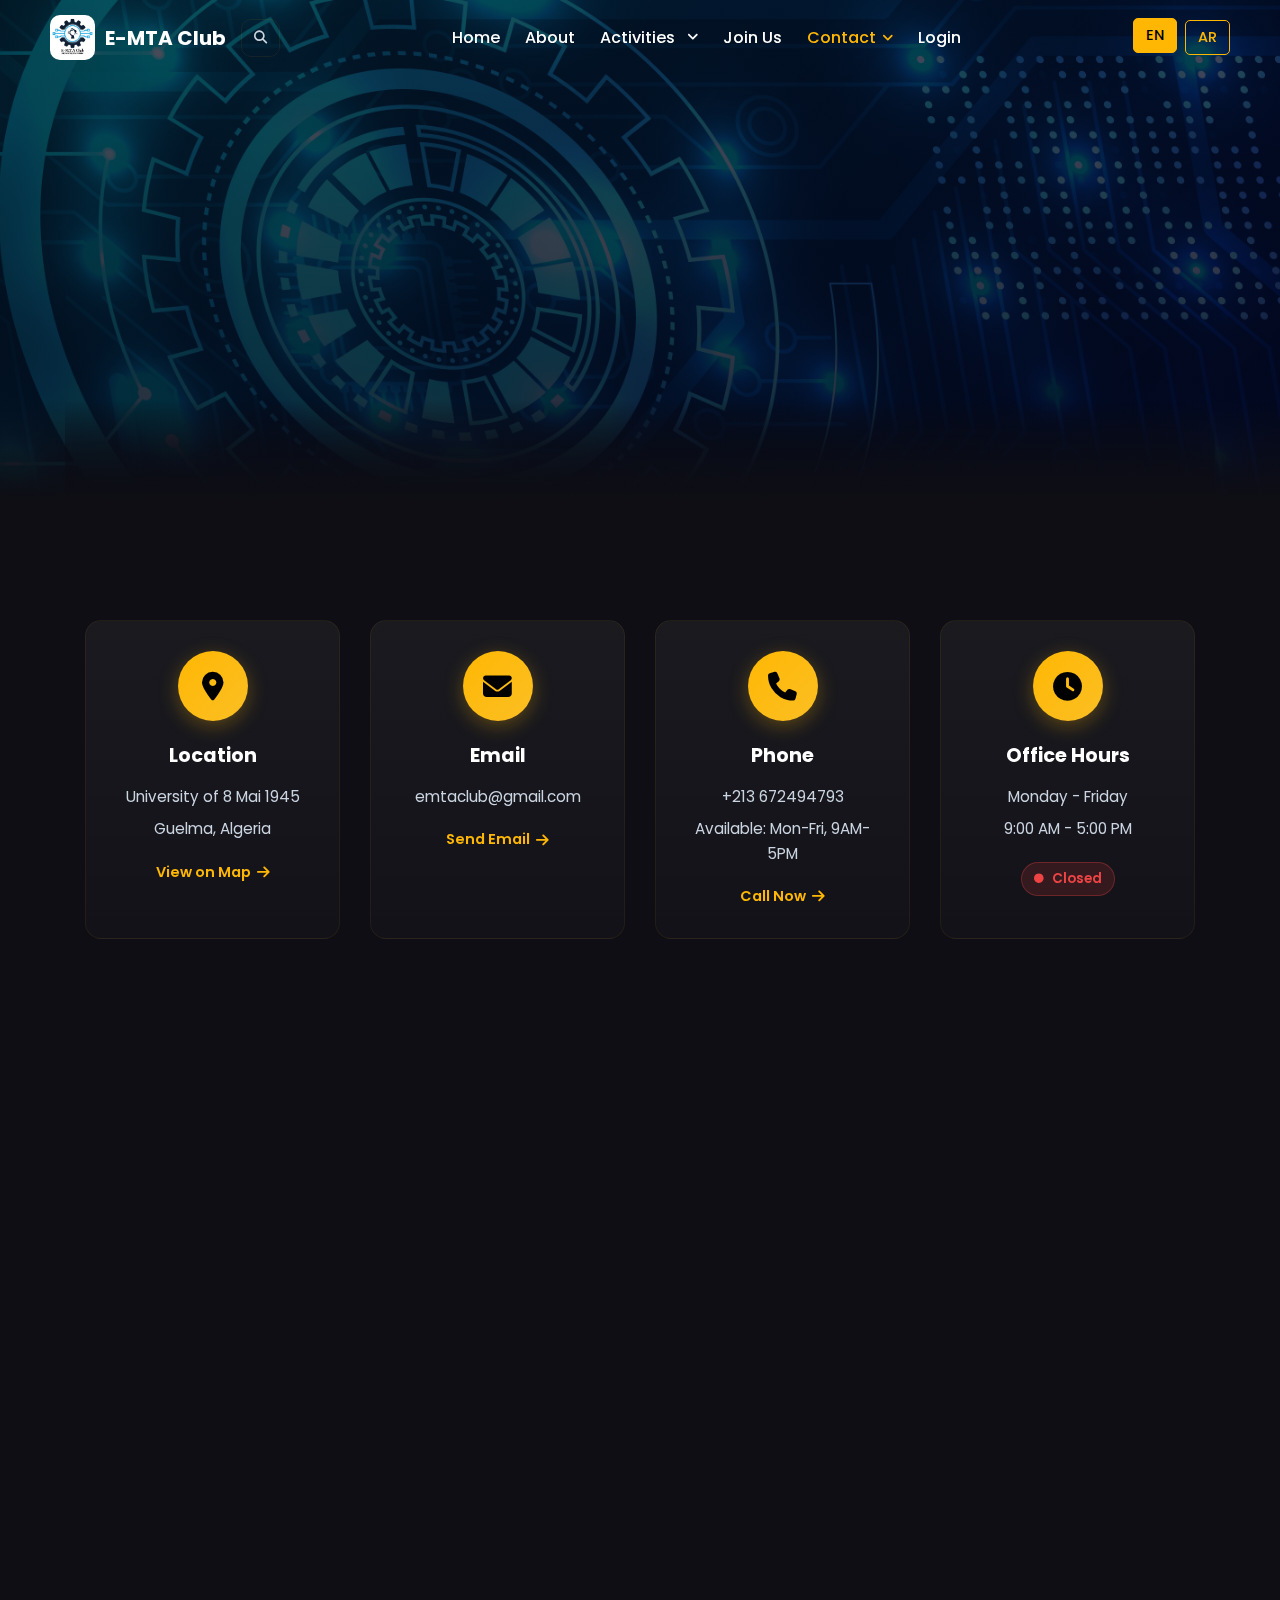
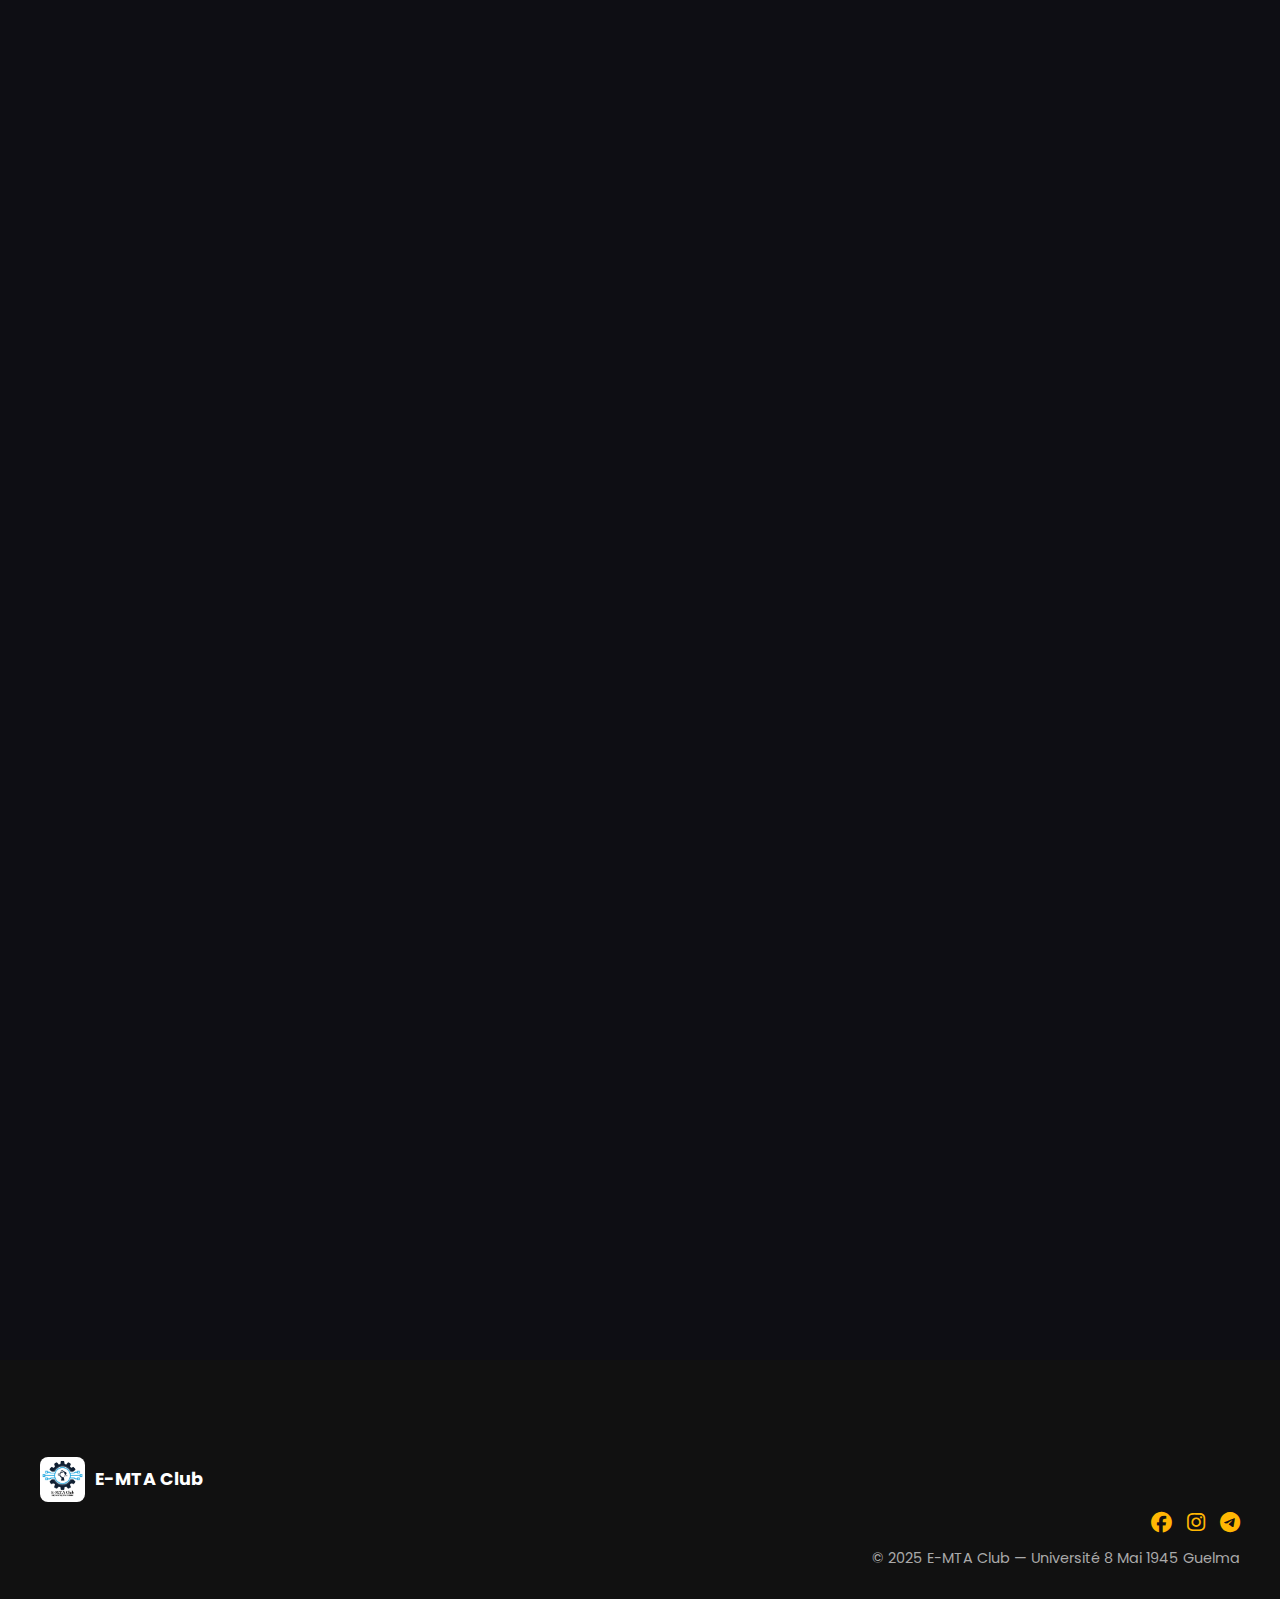
<file: contact.html>
<!DOCTYPE html>
<html lang="en">
<head>
  <meta charset="UTF-8" />
  <meta name="viewport" content="width=device-width, initial-scale=1.0" />
  <meta name="description" content="Contact E-MTA Club - Get in touch with us for questions, collaborations, or inquiries">
  <meta name="keywords" content="E-MTA Club, Contact, Get in touch, University Club, Guelma">
  <title>Contact — E-MTA Club</title>
  <meta property="og:title" content="Contact — E-MTA Club">
  <meta property="og:description" content="Get in touch with E-MTA Club — questions, collaborations, or inquiries.">
  <meta property="og:type" content="website">
  
  <meta name="twitter:card" content="summary_large_image">
  <meta name="twitter:title" content="Contact — E-MTA Club">
  <meta name="twitter:description" content="Get in touch with E-MTA Club — questions, collaborations, or inquiries.">
  

  <!-- Fonts & Icons -->
  <link href="https://fonts.googleapis.com/css2?family=Poppins:wght@300;500;700&display=swap" rel="stylesheet" crossorigin="anonymous">
  <link rel="stylesheet" href="https://cdnjs.cloudflare.com/ajax/libs/font-awesome/6.5.0/css/all.min.css" crossorigin="anonymous" referrerpolicy="no-referrer" />

  <!-- AOS (Animate on Scroll) -->
  <link href="https://unpkg.com/aos@2.3.1/dist/aos.css" rel="stylesheet">

  <!-- Main Style -->
  <link rel="stylesheet" href="assets/css/style.css">
  <link rel="stylesheet" href="assets/css/contact.css">
  <link rel="icon" href="assets/images/logo.png" type="image/png">
  <script id="emta-api-base-config">
    window.EMTA_API_BASE = 'https://emtaclub-production.up.railway.app';
    window.API_BASE = window.EMTA_API_BASE;
  </script>
  
</head>
<body>

  <!-- ===== Navbar ===== -->
  <header id="navbar">
    <a href="index.html" class="logo">
      <img src="assets/images/logo.png" alt="E-MTA Logo" width="45" height="45">
      <span>E-MTA Club</span>
    </a>

    <nav>
      <ul>
        <li><a href="index.html" data-key="home">Home</a></li>
        <li><a href="about.html" data-key="about">About</a></li>
        <li><a href="activities.html" data-key="activities">Activities</a></li>
        <li><a href="join.html" data-key="join">Join-Us</a></li>
        <li><a href="contact.html" data-key="contact" class="active">Contact</a></li>
        <li><a href="dashboard.html" data-key="dashboard">Dashboard</a></li>
      </ul>
    </nav>

    <div class="lang-switch" role="group" aria-label="Language switcher">
      <button id="en-btn" aria-label="English" class="active">EN</button>
      <button id="ar-btn" aria-label="Arabic">AR</button>
    </div>
  </header>

  <!-- ===== HERO ===== -->
  <section class="about-hero" id="contactHero">
    <div class="overlay"></div>
    <div class="hero-inner">
      <div class="hero-badge fade-up">
        <i class="fa-solid fa-envelope"></i>
        <span>Get In Touch</span>
      </div>
      <h1 data-key="contactTitle" class="fade-up">Contact Us</h1>
      <p data-key="contactIntro" class="fade-up">
        Have questions? Want to collaborate? We're here to help! 
        Reach out to us through any of the channels below.
      </p>
    </div>
  </section>

  <main class="container">
    <!-- Contact Info Cards -->
    <section class="contact-info-section" data-aos="fade-up">
      <div class="contact-cards">
        <div class="contact-card" data-aos="zoom-in" data-aos-delay="100">
          <div class="contact-icon">
            <i class="fa-solid fa-map-marker-alt"></i>
          </div>
          <h3>Location</h3>
          <p>University of 8 Mai 1945 </p>
          <p>Guelma, Algeria</p>
          <a href="https://maps.app.goo.gl/Akx29gU8TKZNjxe69" class="contact-link">View on Map <i class="fa-solid fa-arrow-right"></i></a>
        </div>

        <div class="contact-card" data-aos="zoom-in" data-aos-delay="200">
          <div class="contact-icon">
            <i class="fa-solid fa-envelope"></i>
          </div>
          <h3>Email</h3>
          <p>emtaclub@gmail.com</p>
          
          <a href="mailto:emta.club@univ-guelma.dz" class="contact-link">Send Email <i class="fa-solid fa-arrow-right"></i></a>
        </div>

        <div class="contact-card" data-aos="zoom-in" data-aos-delay="300">
          <div class="contact-icon">
            <i class="fa-solid fa-phone"></i>
          </div>
          <h3>Phone</h3>
          <p>+213 672494793</p>
          <p>Available: Mon-Fri, 9AM-5PM</p>
          <a href="tel:+213" class="contact-link">Call Now <i class="fa-solid fa-arrow-right"></i></a>
        </div>

        <div class="contact-card" data-aos="zoom-in" data-aos-delay="400">
          <div class="contact-icon">
            <i class="fa-solid fa-clock"></i>
          </div>
          <h3>Office Hours</h3>
          <p>Monday - Friday</p>
          <p>9:00 AM - 5:00 PM</p>
          <span class="contact-status">
            <i class="fa-solid fa-circle"></i>
            <span id="officeStatus">Check Status</span>
          </span>
        </div>
      </div>
    </section>

    <!-- Contact Form & Map Section -->
    <section class="contact-form-section" data-aos="fade-up">
      <div class="contact-form-wrapper">
        <!-- Contact Form -->
        <div class="contact-form-container">
          <div class="form-header">
            <h2 class="section-title">Send Us a Message</h2>
            <p class="section-subtitle">Fill out the form below and we'll get back to you as soon as possible</p>
          </div>

          <form id="contactForm" class="contact-form">
            <div class="form-row">
              <div class="form-group">
                <label for="contactName"><i class="fa-solid fa-user"></i> Your Name</label>
                <input type="text" id="contactName" name="contactName" placeholder="Enter your name" required>
              </div>

              <div class="form-group">
                <label for="contactEmail"><i class="fa-solid fa-envelope"></i> Email Address</label>
                <input type="email" id="contactEmail" name="contactEmail" placeholder="your.email@example.com" required>
              </div>
            </div>

            <div class="form-row">
              <div class="form-group">
                <label for="contactSubject"><i class="fa-solid fa-tag"></i> Subject</label>
                <select id="contactSubject" name="contactSubject" required>
                  <option value="">Select a subject</option>
                  <option value="general">General Inquiry</option>
                  <option value="membership">Membership</option>
                  <option value="collaboration">Collaboration</option>
                  <option value="event">Event Inquiry</option>
                  <option value="other">Other</option>
                </select>
              </div>

              <div class="form-group">
                <label for="contactPhone"><i class="fa-solid fa-phone"></i> Phone (Optional)</label>
                <input type="tel" id="contactPhone" name="contactPhone" placeholder="+213 XXX XXX XXX">
              </div>
            </div>

            <div class="form-group">
              <label for="contactMessage"><i class="fa-solid fa-message"></i> Message</label>
              <textarea id="contactMessage" name="contactMessage" rows="6" placeholder="Tell us how we can help you..." required></textarea>
              <span class="char-count"><span id="contactCharCount">0</span> / 1000 characters</span>
            </div>

            <button type="submit" class="contact-submit-btn">
              <span class="btn-text">Send Message</span>
              <i class="fa-solid fa-paper-plane btn-icon"></i>
            </button>
          </form>
        </div>

        <!-- Social Media & Quick Links -->
        <div class="contact-sidebar">
          <div class="sidebar-card">
            <h3><i class="fa-solid fa-share-alt"></i> Follow Us</h3>
            <div class="social-links">
              <a href="https://www.facebook.com/profile.php?id=61569753516399" class="social-link facebook" target="_blank" rel="noopener noreferrer">
                <i class="fab fa-facebook"></i>
                <span>Facebook</span>
              </a>
              <a href="https://www.instagram.com/emta_club/" class="social-link instagram" target="_blank" rel="noopener noreferrer">
                <i class="fab fa-instagram"></i>
                <span>Instagram</span>
              </a>
              <a href="#" class="social-link telegram" target="_blank" rel="noopener noreferrer">
                <i class="fab fa-telegram"></i>
                <span>Telegram</span>
              </a>
              <a href="https://www.linkedin.com/in/e-m-t-a-club-1b0409345/" class="social-link linkedin" target="_blank" rel="noopener noreferrer">
                <i class="fab fa-linkedin"></i>
                <span>LinkedIn</span>
              </a>
            </div>
          </div>

          <div class="sidebar-card">
            <h3><i class="fa-solid fa-question-circle"></i> Quick Links</h3>
            <ul class="quick-links">
              <li><a href="about.html"><i class="fa-solid fa-chevron-right"></i> About Us</a></li>
              <li><a href="join.html"><i class="fa-solid fa-chevron-right"></i> Join the Club</a></li>
              <li><a href="activities.html"><i class="fa-solid fa-chevron-right"></i> Upcoming Events</a></li>
              <li><a href="#"><i class="fa-solid fa-chevron-right"></i> FAQ</a></li>
            </ul>
          </div>

          <div class="sidebar-card">
            <h3><i class="fa-solid fa-info-circle"></i> Need Help?</h3>
            <p>If you have urgent questions or need immediate assistance, feel free to reach out through our social media channels or visit our office during working hours.</p>
          </div>
        </div>
      </div>
    </section>

    <!-- FAQ Section -->
    <section class="faq-section" data-aos="fade-up">
      <div class="section-header">
        <h2 class="section-title">Frequently Asked Questions</h2>
        <p class="section-subtitle">Find answers to common questions</p>
      </div>
      <div class="faq-container" id="faqContainer">
        <!-- FAQs will be injected by JS -->
      </div>
    </section>
  </main>

  <!-- ===== FOOTER ===== -->
  <footer>
    <div class="footer-inner">
      <div class="footer-left">
        <img src="assets/images/logo.png" alt="E-MTA Club Logo" width="45" height="45">
        <span>E-MTA Club</span>
      </div>
      <div class="footer-right">
        <div class="socials">
          <a href="https://www.facebook.com/profile.php?id=61569753516399" aria-label="Facebook" target="_blank" rel="noopener noreferrer"><i class="fab fa-facebook"></i></a>
          <a href="https://www.instagram.com/emta_club/" aria-label="Instagram" target="_blank" rel="noopener noreferrer"><i class="fab fa-instagram"></i></a>
          <a href="#" aria-label="Telegram" target="_blank" rel="noopener noreferrer"><i class="fab fa-telegram"></i></a>
        </div>
        <div class="copyright">
          © 2025 E-MTA Club — Université 8 Mai 1945 Guelma
        </div>
      </div>
    </div>
  </footer>

  <!-- ===== SCRIPTS ===== -->
  <script src="https://unpkg.com/aos@2.3.1/dist/aos.js"></script>
  <script src="assets/js/main.js"></script>
  <script src="assets/js/contact.js"></script>
  <script src="assets/js/i18n.js"></script>


</body>
</html>
</file>
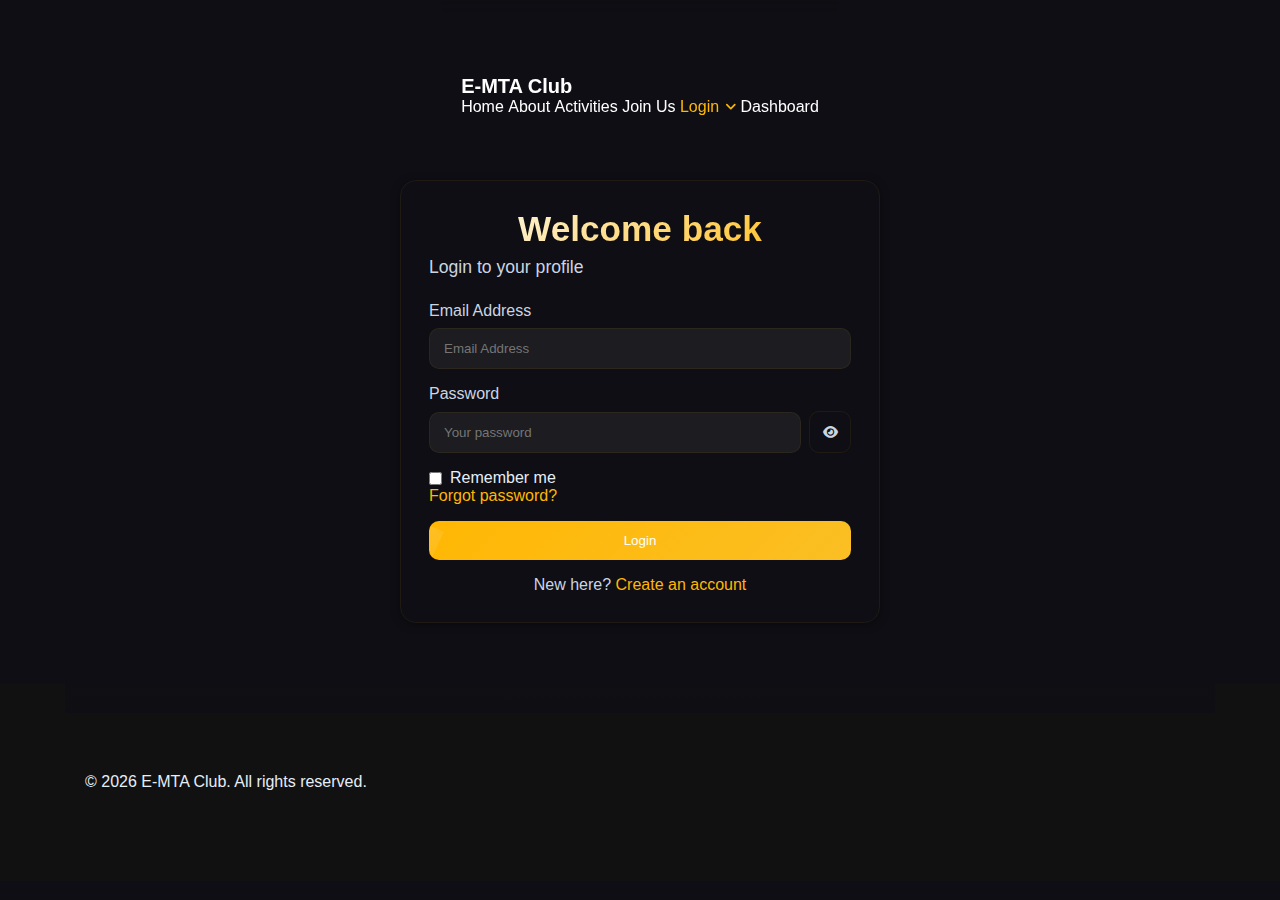
<file: dashboard-old-backup.html>
<!DOCTYPE html>
<html lang="en">
<head>
    <meta charset="UTF-8">
    <meta name="viewport" content="width=device-width, initial-scale=1.0">
    <meta name="description" content="E-MTA Club Member Dashboard - Access your profile, activities, projects, and more">
    <meta name="keywords" content="E-MTA Club, Dashboard, Member Portal, Profile, Activities">
    <meta name="author" content="E-MTA Club">
    <title>Member Dashboard - E-MTA Club</title>
    <meta property="og:title" content="Member Dashboard — E-MTA Club">
    <meta property="og:description" content="Access your profile, activities, projects, and achievements in E-MTA Club.">
    <meta property="og:type" content="website">
    <meta name="twitter:card" content="summary_large_image">
    <meta name="twitter:title" content="Member Dashboard — E-MTA Club">
    <meta name="twitter:description" content="Access your profile, activities, projects, and achievements in E-MTA Club.">
    <!-- Google Fonts -->
    <link href="https://fonts.googleapis.com/css2?family=Poppins:wght@300;500;700&display=swap" rel="stylesheet" crossorigin="anonymous">
    <!-- Font Awesome -->
    <link rel="stylesheet" href="https://cdnjs.cloudflare.com/ajax/libs/font-awesome/6.5.0/css/all.min.css" crossorigin="anonymous" referrerpolicy="no-referrer">
    <!-- AOS (Animate on Scroll) -->
    <link href="https://unpkg.com/aos@2.3.1/dist/aos.css" rel="stylesheet">
    <link rel="stylesheet" href="assets/css/style.css">
    <link rel="stylesheet" href="assets/css/dashboard.css">
    <link rel="icon" href="assets/images/logo.png" type="image/png">
</head>
<body>
    <header id="navbar">
        <a href="index.html" class="logo">
            <img src="assets/images/logo.png" alt="E-MTA Logo" width="45" height="45">
            <span>E-MTA CLUB</span>
        </a>
        <nav>
            <ul>
                <li><a href="index.html" data-key="home">Home</a></li>
                <li><a href="about.html" data-key="about">About</a></li>
                <li><a href="activities.html" data-key="activities">Activities</a></li>
                <li><a href="join.html" data-key="join">Join-Us</a></li>
                <li><a href="contact.html" data-key="contact">Contact</a></li>
                <li><a href="dashboard.html" data-key="dashboard" class="active">Dashboard</a></li>
            </ul>
        </nav>
        <div class="lang-switch" role="group" aria-label="Language switcher">
            <button id="en-btn" aria-label="English" class="active">EN</button>
            <button id="ar-btn" aria-label="Arabic">AR</button>
        </div>
    </header>

    <!-- Dashboard Hero -->
    <section class="dashboard-hero">
        <div class="overlay"></div>
        <div class="hero-inner">
            <div class="hero-badge fade-up">
                <i class="fa-solid fa-user-circle"></i>
                <span>Member Portal</span>
            </div>
            <h1 class="fade-up">Welcome Back, <span id="memberName">Member</span>!</h1>
            <p class="fade-up">Manage your profile, track your progress, and stay updated with club activities</p>
        </div>
    </section>

    <!-- Dashboard Content -->
    <main class="dashboard-container">
        <!-- Quick Stats -->
        <section class="dashboard-stats">
            <div class="stat-card" data-aos="fade-up" data-aos-delay="100">
                <div class="stat-icon">
                    <i class="fa-solid fa-calendar-check"></i>
                </div>
                <div class="stat-content">
                    <div class="stat-number" data-target="12">0</div>
                    <div class="stat-label">Events Attended</div>
                </div>
            </div>
            <div class="stat-card" data-aos="fade-up" data-aos-delay="200">
                <div class="stat-icon">
                    <i class="fa-solid fa-project-diagram"></i>
                </div>
                <div class="stat-content">
                    <div class="stat-number" data-target="5">0</div>
                    <div class="stat-label">Active Projects</div>
                </div>
            </div>
            <div class="stat-card" data-aos="fade-up" data-aos-delay="300">
                <div class="stat-icon">
                    <i class="fa-solid fa-trophy"></i>
                </div>
                <div class="stat-content">
                    <div class="stat-number" data-target="3">0</div>
                    <div class="stat-label">Achievements</div>
                </div>
            </div>
            <div class="stat-card" data-aos="fade-up" data-aos-delay="400">
                <div class="stat-icon">
                    <i class="fa-solid fa-users"></i>
                </div>
                <div class="stat-content">
                    <div class="stat-number" data-target="8">0</div>
                    <div class="stat-label">Team Members</div>
                </div>
            </div>
        </section>

        <!-- Dashboard Grid -->
        <div class="dashboard-grid">
            <!-- Profile Card -->
            <section class="dashboard-card profile-card" data-aos="fade-up">
                <div class="card-header">
                    <h2><i class="fa-solid fa-user"></i> Profile</h2>
                    <div>
                        <button class="add-btn" id="exportDataBtn" style="display:none"><i class="fa-solid fa-download"></i> Export</button>
                        <button class="add-btn" id="importDataBtn" style="display:none"><i class="fa-solid fa-upload"></i> Import</button>
                        <button class="edit-btn" id="editProfileBtn">
                            <i class="fa-solid fa-edit"></i> Edit
                        </button>
                        <input type="file" id="importFileInput" accept="application/json" style="display:none" />
                    </div>
                </div>
                <div class="card-content">
                    <div class="profile-avatar-large">
                        <img src="assets/images/team/default.jpg" alt="Profile" id="profileAvatar">
                        <button class="avatar-edit-btn" id="avatarEditBtn">
                            <i class="fa-solid fa-camera"></i>
                        </button>
                        <input type="file" id="avatarFileInput" accept="image/*" style="display:none" />
                    </div>
                    <div class="profile-info">
                        <h3 id="profileName">Member Name</h3>
                        <p class="profile-role" id="profileRole">Student</p>
                        <p class="profile-major" id="profileMajor">Specialty</p>
                        <div class="profile-details">
                            <div class="detail-item">
                                <i class="fa-solid fa-envelope"></i>
                                <span id="profileEmail">email@example.com</span>
                            </div>
                            <div class="detail-item">
                                <i class="fa-solid fa-phone"></i>
                                <span id="profilePhone">+213</span>
                            </div>
                            <div class="detail-item">
                                <i class="fa-solid fa-id-card"></i>
                                <span id="profileRegNum">Registration Number</span>
                            </div>
                            <div class="detail-item">
                                <i class="fa-solid fa-graduation-cap"></i>
                                <span id="profileLevel">Academic Level</span>
                            </div>
                            <div class="detail-item">
                                <i class="fa-solid fa-calendar"></i>
                                <span id="profileJoinDate">Joined: January 2024</span>
                            </div>
                        </div>
                        <div class="profile-bio" id="profileBio" style="margin-top:16px;color:var(--text-secondary);font-size:0.95rem;"></div>

                        <div class="profile-stats" id="profileStats"></div>
                        <div class="profile-skills" id="profileSkills"></div>
                        <div class="profile-links" id="profileLinks"></div>
                    </div>
                </div>
            </section>

            <!-- Profile Edit Modal -->
            <div id="profileEditOverlay" class="modal-overlay" style="display:none">
                <div class="modal" role="dialog" aria-modal="true" aria-labelledby="profileEditTitle">
                    <div class="modal-header">
                        <h3 id="profileEditTitle"><i class="fa-solid fa-user-pen"></i> Edit Profile</h3>
                        <button class="modal-close" id="profileEditClose" aria-label="Close"><i class="fa-solid fa-xmark"></i></button>
                    </div>
                    <div class="modal-body">
                        <form id="profileEditForm" class="form-grid">
                            <div class="form-group">
                                <label for="editName"><i class="fa-solid fa-user"></i> Name</label>
                                <input type="text" id="editName" required />
                            </div>
                            <div class="form-group">
                                <label for="editEmail"><i class="fa-solid fa-envelope"></i> Email</label>
                                <input type="email" id="editEmail" required />
                            </div>
                            <div class="form-group">
                                <label for="editPhone"><i class="fa-solid fa-phone"></i> Phone</label>
                                <input type="tel" id="editPhone" placeholder="+213 ..." />
                            </div>
                            <div class="form-group">
                                <label for="editLevel"><i class="fa-solid fa-layer-group"></i> Level</label>
                                <input type="text" id="editLevel" placeholder="e.g., L3, M2" required />
                            </div>
                            <div class="form-group">
                                <label for="editSpecialty"><i class="fa-solid fa-graduation-cap"></i> Specialty</label>
                                <input type="text" id="editSpecialty" required />
                            </div>
                            <div class="form-group" style="grid-column:1/-1;">
                                <label for="editBio"><i class="fa-solid fa-align-left"></i> Bio</label>
                                <textarea id="editBio" rows="3" placeholder="Short bio..."></textarea>
                            </div>
                        </form>
                    </div>
                    <div class="modal-actions">
                        <button class="add-btn" id="profileEditSave"><i class="fa-solid fa-check"></i> Save</button>
                        <button class="edit-btn" id="profileEditCancel"><i class="fa-solid fa-xmark"></i> Cancel</button>
                    </div>
                </div>
            </div>

            <!-- Upcoming Events -->
            <section class="dashboard-card" data-aos="fade-up" data-aos-delay="100">
                <div class="card-header">
                    <h2><i class="fa-solid fa-calendar-days"></i> Upcoming Events</h2>
                    <a href="activities.html" class="view-all-link">View All</a>
                </div>
                <div class="card-content">
                    <div class="events-list" id="upcomingEventsList">
                        <!-- Events will be injected by JavaScript -->
                    </div>
                </div>
            </section>

            <!-- My Projects -->
            <section class="dashboard-card" data-aos="fade-up" data-aos-delay="200">
                <div class="card-header">
                    <h2><i class="fa-solid fa-folder-open"></i> My Projects</h2>
                    <button class="add-btn" id="addProjectBtn">
                        <i class="fa-solid fa-plus"></i> New
                    </button>
                </div>
                <div class="card-content">
                    <div class="projects-list" id="projectsList">
                        <!-- Projects will be injected by JavaScript -->
                    </div>
                </div>
            </section>

            <!-- Project Create Modal -->
            <div id="projectModalOverlay" class="modal-overlay" style="display:none">
                <div class="modal" role="dialog" aria-modal="true" aria-labelledby="projectModalTitle">
                    <div class="modal-header">
                        <h3 id="projectModalTitle"><i class="fa-solid fa-folder-plus"></i> New Project</h3>
                        <button class="modal-close" id="projectModalClose" aria-label="Close"><i class="fa-solid fa-xmark"></i></button>
                    </div>
                    <div class="modal-body">
                        <form id="projectForm" class="form-grid">
                            <div class="form-group">
                                <label for="projTitle"><i class="fa-solid fa-heading"></i> Title</label>
                                <input type="text" id="projTitle" required />
                            </div>
                            <div class="form-group" style="grid-column: 1 / -1;">
                                <label for="projDesc"><i class="fa-solid fa-align-left"></i> Description</label>
                                <textarea id="projDesc" rows="3" required></textarea>
                            </div>
                            <div class="form-group">
                                <label for="projProgress"><i class="fa-solid fa-chart-line"></i> Progress (%)</label>
                                <input type="number" id="projProgress" min="0" max="100" value="0" required />
                            </div>
                            <div class="form-group">
                                <label for="projTeam"><i class="fa-solid fa-users"></i> Team Size</label>
                                <input type="number" id="projTeam" min="1" value="1" required />
                            </div>
                            <div class="form-group">
                                <label for="projDeadline"><i class="fa-solid fa-calendar"></i> Deadline</label>
                                <input type="date" id="projDeadline" required />
                            </div>
                        </form>
                    </div>
                    <div class="modal-actions">
                        <button class="add-btn" id="projectSaveBtn"><i class="fa-solid fa-check"></i> Save</button>
                        <button class="edit-btn" id="projectCancelBtn"><i class="fa-solid fa-xmark"></i> Cancel</button>
                    </div>
                </div>
            </div>

            <!-- Project Delete Confirm Modal -->
            <div id="projectDeleteOverlay" class="modal-overlay" style="display:none">
                <div class="modal" role="dialog" aria-modal="true" aria-labelledby="projectDeleteTitle">
                    <div class="modal-header">
                        <h3 id="projectDeleteTitle"><i class="fa-solid fa-triangle-exclamation"></i> Delete Project</h3>
                        <button class="modal-close" id="projectDeleteClose" aria-label="Close"><i class="fa-solid fa-xmark"></i></button>
                    </div>
                    <div class="modal-body">
                        <p style="color:var(--text-secondary)">Are you sure you want to delete this project? This action cannot be undone.</p>
                    </div>
                    <div class="modal-actions">
                        <button class="edit-btn btn-danger" id="projectDeleteConfirm"><i class="fa-solid fa-trash"></i> Delete</button>
                        <button class="edit-btn" id="projectDeleteCancel"><i class="fa-solid fa-xmark"></i> Cancel</button>
                    </div>
                </div>
            </div>

            <!-- Recent Activity -->
            <section class="dashboard-card" data-aos="fade-up" data-aos-delay="300">
                <div class="card-header">
                    <h2><i class="fa-solid fa-clock-rotate-left"></i> Recent Activity</h2>
                </div>
                <div class="card-content">
                    <div class="activity-timeline" id="activityTimeline">
                        <!-- Activities will be injected by JavaScript -->
                    </div>
                </div>
            </section>

            <!-- Attendance Tracker -->
            <section class="dashboard-card" data-aos="fade-up" data-aos-delay="400">
                <div class="card-header">
                    <h2><i class="fa-solid fa-clipboard-check"></i> Attendance Tracker</h2>
                    <button class="add-btn" id="addAttendanceBtn">
                        <i class="fa-solid fa-plus"></i> Log Attendance
                    </button>
                </div>
                <div class="card-content">
                    <div class="attendance-list" id="attendanceList">
                        <!-- Attendance records will be injected by JavaScript -->
                    </div>
                </div>
            </section>

            <!-- Certificates -->
            <section class="dashboard-card" data-aos="fade-up" data-aos-delay="450">
                <div class="card-header">
                    <h2><i class="fa-solid fa-certificate"></i> Certificates & Achievements</h2>
                    <button class="add-btn" id="addCertificateBtn">
                        <i class="fa-solid fa-plus"></i> Add Certificate
                    </button>
                </div>
                <div class="card-content">
                    <div class="certificates-grid" id="certificatesGrid">
                        <!-- Certificates will be injected by JavaScript -->
                    </div>
                </div>
            </section>

            <!-- Portfolio -->
            <section class="dashboard-card portfolio-card" data-aos="fade-up" data-aos-delay="500">
                <div class="card-header">
                    <h2><i class="fa-solid fa-briefcase"></i> My Portfolio</h2>
                    <button class="add-btn" id="addPortfolioBtn">
                        <i class="fa-solid fa-plus"></i> Add Item
                    </button>
                </div>
                <div class="card-content">
                    <div class="portfolio-grid" id="portfolioGrid">
                        <!-- Portfolio items will be injected by JavaScript -->
                    </div>
                </div>
            </section>

            <!-- Achievements -->
            <section class="dashboard-card" data-aos="fade-up" data-aos-delay="550">
                <div class="card-header">
                    <h2><i class="fa-solid fa-award"></i> Badges & Achievements</h2>
                </div>
                <div class="card-content">
                    <div class="achievements-grid" id="achievementsGrid">
                        <!-- Achievements will be injected by JavaScript -->
                    </div>
                </div>
            </section>

            <!-- Quick Actions -->
            <section class="dashboard-card" data-aos="fade-up" data-aos-delay="600">
                <div class="card-header">
                    <h2><i class="fa-solid fa-bolt"></i> Quick Actions</h2>
                </div>
                <div class="card-content">
                    <div class="quick-actions-grid">
                        <a href="join.html" class="action-btn">
                            <i class="fa-solid fa-user-plus"></i>
                            <span>Invite Friends</span>
                        </a>
                        <a href="activities.html" class="action-btn">
                            <i class="fa-solid fa-calendar-plus"></i>
                            <span>Register Event</span>
                        </a>
                        <a href="contact.html" class="action-btn">
                            <i class="fa-solid fa-headset"></i>
                            <span>Get Support</span>
                        </a>
                        <a href="resources.html" class="action-btn">
        </div>

        <!-- Attendance Modal -->
        <div id="attendanceModalOverlay" class="modal-overlay" style="display:none">
            <div class="modal" role="dialog" aria-modal="true">
                <div class="modal-header">
                    <h3><i class="fa-solid fa-clipboard-check"></i> Log Attendance</h3>
                    <button class="modal-close" id="attendanceModalClose"><i class="fa-solid fa-xmark"></i></button>
                <img src="assets/images/logo.png" alt="E-MTA Club Logo" width="45" height="45">
                <span>E-MTA Club</span>
            </div>
            <div class="footer-right">
                <div class="socials">
                    <a href="#" aria-label="Facebook" target="_blank" rel="noopener noreferrer"><i class="fab fa-facebook"></i></a>
                    <a href="#" aria-label="Instagram" target="_blank" rel="noopener noreferrer"><i class="fab fa-instagram"></i></a>
                    <a href="#" aria-label="Telegram" target="_blank" rel="noopener noreferrer"><i class="fab fa-telegram"></i></a>
                </div>
                <div class="copyright">
                    © 2025 E-MTA Club — Université 8 Mai 1945 Guelma
                </div>
            </div>
        </div>
    </footer>

    <script src="https://unpkg.com/aos@2.3.1/dist/aos.js"></script>
    <script src="assets/js/main.js"></script>
    <script src="assets/js/index.js"></script>
    <script src="assets/js/dashboard.js"></script>
    <script src="assets/js/i18n.js"></script>
</body>
</html>
</file>
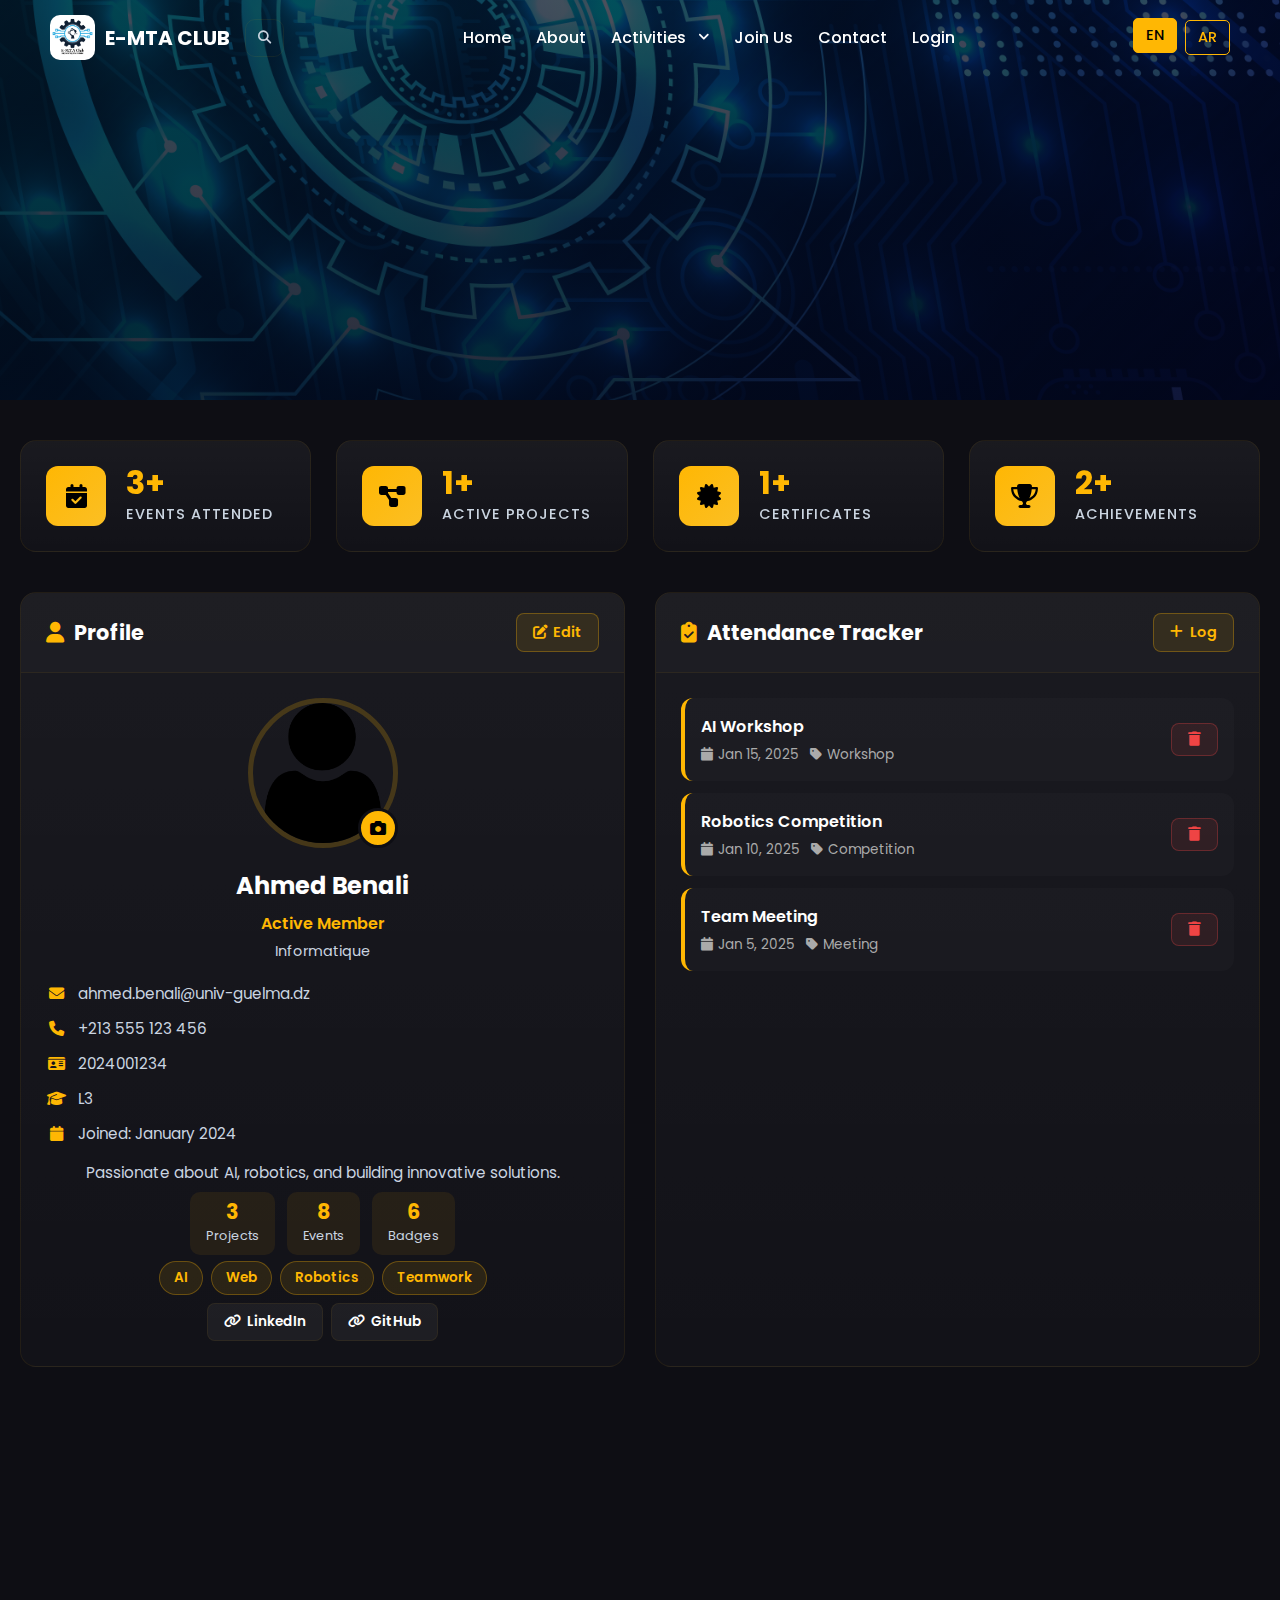
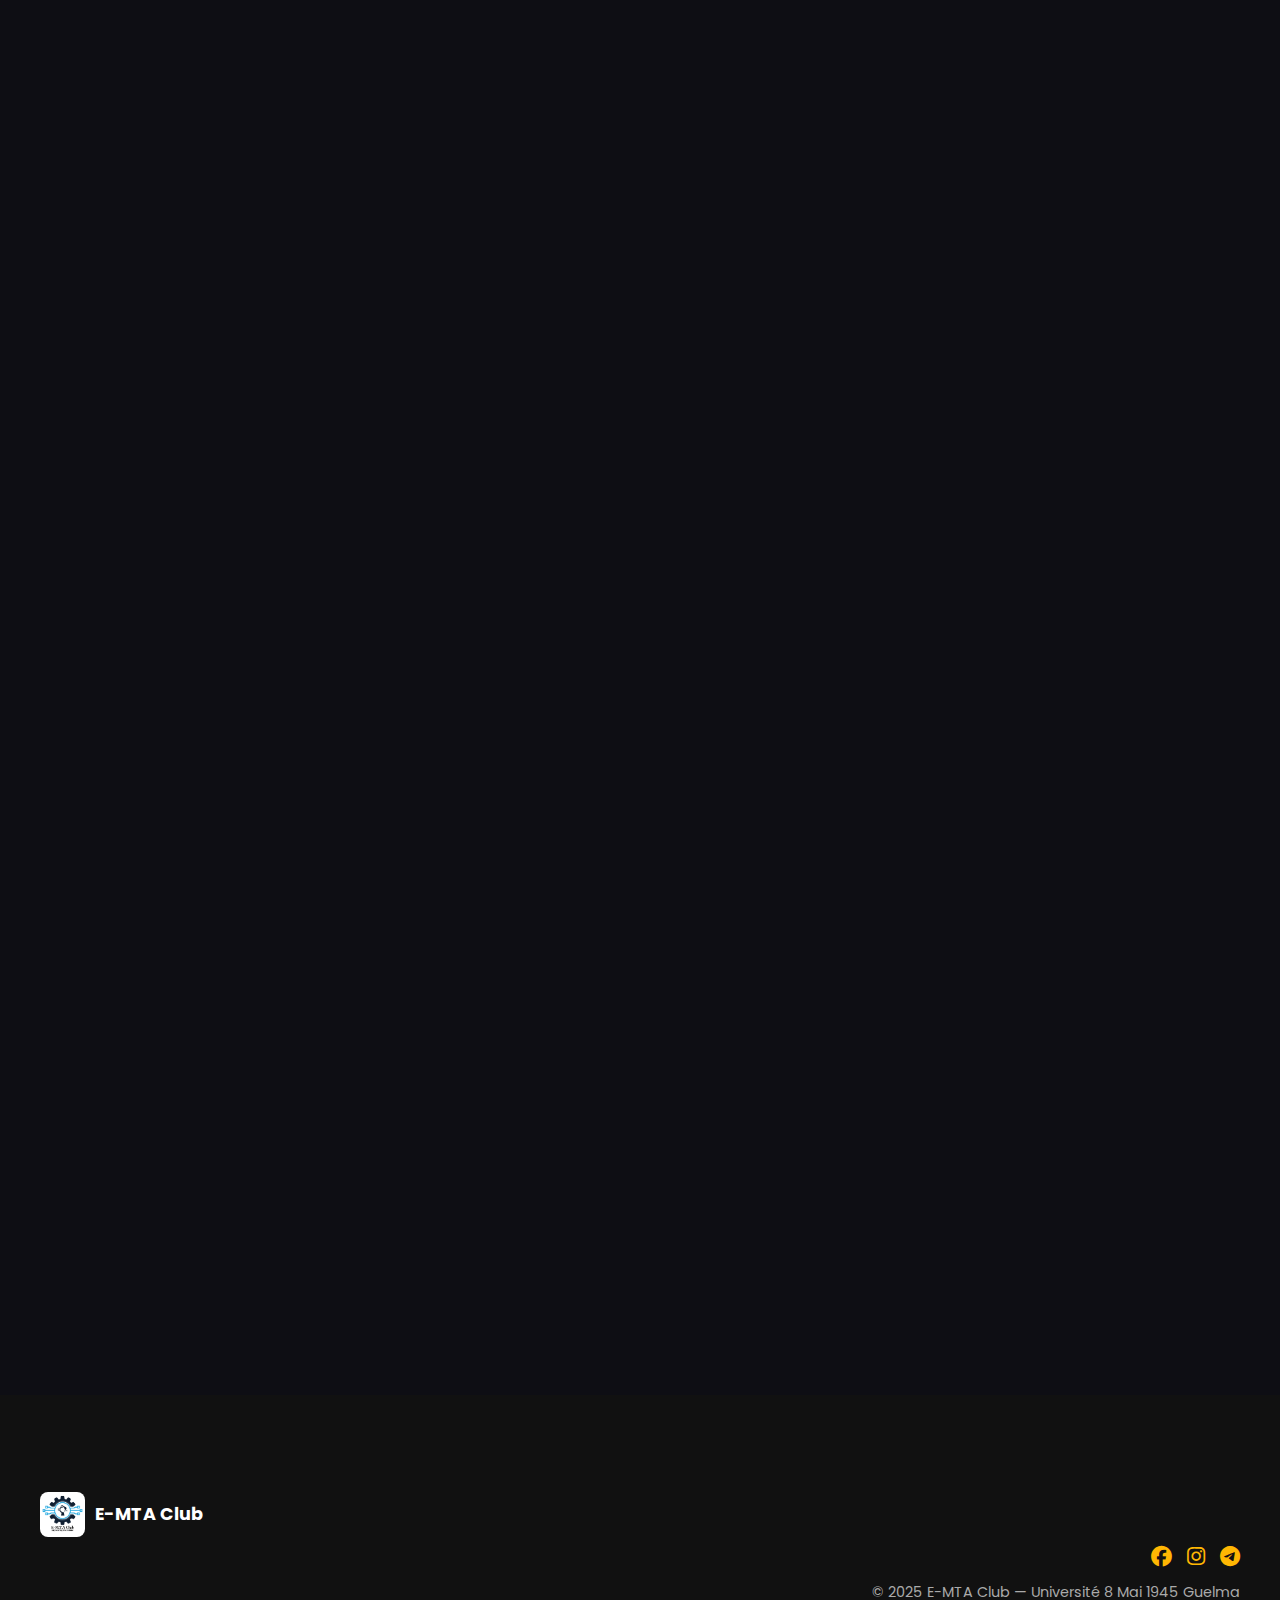
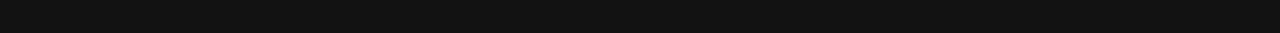
<file: dashboard.html>
<!DOCTYPE html>
<html lang="en">
<head>
    <meta charset="UTF-8">
    <meta name="viewport" content="width=device-width, initial-scale=1.0">
    <meta name="description" content="E-MTA Club Member Dashboard - Access your profile, activities, projects, and more">
    <meta name="keywords" content="E-MTA Club, Dashboard, Member Portal, Profile, Activities">
    <meta name="author" content="E-MTA Club">
    <title>Member Dashboard - E-MTA Club</title>
    <meta property="og:title" content="Member Dashboard — E-MTA Club">
    <meta property="og:description" content="Access your profile, activities, projects, and achievements in E-MTA Club.">
    <meta property="og:type" content="website">
    <meta name="twitter:card" content="summary_large_image">
    <meta name="twitter:title" content="Member Dashboard — E-MTA Club">
    <meta name="twitter:description" content="Access your profile, activities, projects, and achievements in E-MTA Club.">
    <!-- Google Fonts -->
    <link href="https://fonts.googleapis.com/css2?family=Poppins:wght@300;500;700&display=swap" rel="stylesheet" crossorigin="anonymous">
    <!-- Font Awesome -->
    <link rel="stylesheet" href="https://cdnjs.cloudflare.com/ajax/libs/font-awesome/6.5.0/css/all.min.css" crossorigin="anonymous" referrerpolicy="no-referrer">
    <!-- AOS (Animate on Scroll) -->
    <link href="https://unpkg.com/aos@2.3.1/dist/aos.css" rel="stylesheet">
    <link rel="stylesheet" href="assets/css/style.css">
    <link rel="stylesheet" href="assets/css/dashboard.css">
    <link rel="icon" href="assets/images/logo.png" type="image/png">
    <script id="emta-api-base-config">
      window.EMTA_API_BASE = 'https://emtaclub-production.up.railway.app';
      window.API_BASE = window.EMTA_API_BASE;
    </script>
</head>
<body>
    <header id="navbar">
        <a href="index.html" class="logo">
            <img src="assets/images/logo.png" alt="E-MTA Logo" width="45" height="45">
            <span>E-MTA CLUB</span>
        </a>
        <nav>
            <ul>
                <li><a href="index.html" data-key="home">Home</a></li>
                <li><a href="about.html" data-key="about">About</a></li>
                <li><a href="activities.html" data-key="activities">Activities</a></li>
                <li><a href="join.html" data-key="join">Join-Us</a></li>
                <li><a href="contact.html" data-key="contact">Contact</a></li>
                <li><a href="dashboard.html" data-key="dashboard" class="active">Dashboard</a></li>
            </ul>
        </nav>
        <div class="lang-switch" role="group" aria-label="Language switcher">
            <button id="en-btn" aria-label="English" class="active">EN</button>
            <button id="ar-btn" aria-label="Arabic">AR</button>
        </div>
    </header>

    <!-- Dashboard Hero -->
    <section class="dashboard-hero">
        <div class="overlay"></div>
        <div class="hero-inner">
            <div class="hero-badge fade-up">
                <i class="fa-solid fa-user-circle"></i>
                <span>Member Portal</span>
            </div>
            <h1 class="fade-up">Welcome Back, <span id="memberName">Member</span>!</h1>
            <p class="fade-up">Manage your profile, track your progress, and stay updated with club activities</p>
        </div>
    </section>

    <!-- Dashboard Content -->
    <main class="dashboard-container">
        <!-- Quick Stats -->
        <section class="dashboard-stats">
            <div class="stat-card" data-aos="fade-up" data-aos-delay="100">
                <div class="stat-icon">
                    <i class="fa-solid fa-calendar-check"></i>
                </div>
                <div class="stat-content">
                    <div class="stat-number" data-target="12">0</div>
                    <div class="stat-label">Events Attended</div>
                </div>
            </div>
            <div class="stat-card" data-aos="fade-up" data-aos-delay="200">
                <div class="stat-icon">
                    <i class="fa-solid fa-project-diagram"></i>
                </div>
                <div class="stat-content">
                    <div class="stat-number" data-target="5">0</div>
                    <div class="stat-label">Active Projects</div>
                </div>
            </div>
            <div class="stat-card" data-aos="fade-up" data-aos-delay="300">
                <div class="stat-icon">
                    <i class="fa-solid fa-certificate"></i>
                </div>
                <div class="stat-content">
                    <div class="stat-number" data-target="4">0</div>
                    <div class="stat-label">Certificates</div>
                </div>
            </div>
            <div class="stat-card" data-aos="fade-up" data-aos-delay="400">
                <div class="stat-icon">
                    <i class="fa-solid fa-trophy"></i>
                </div>
                <div class="stat-content">
                    <div class="stat-number" data-target="8">0</div>
                    <div class="stat-label">Achievements</div>
                </div>
            </div>
        </section>

        <!-- Dashboard Grid -->
        <div class="dashboard-grid">
            <!-- Profile Card -->
            <section class="dashboard-card profile-card" data-aos="fade-up">
                <div class="card-header">
                    <h2><i class="fa-solid fa-user"></i> Profile</h2>
                    <button class="edit-btn" id="editProfileBtn">
                        <i class="fa-solid fa-edit"></i> Edit
                    </button>
                </div>
                <div class="card-content">
                    <div class="profile-avatar-large">
                        <img src="assets/images/team/default.jpg" alt="Profile" id="profileAvatar">
                        <button class="avatar-edit-btn" id="avatarEditBtn">
                            <i class="fa-solid fa-camera"></i>
                        </button>
                        <input type="file" id="avatarFileInput" accept="image/*" style="display:none" />
                    </div>
                    <div class="profile-info">
                        <h3 id="profileName">Member Name</h3>
                        <p class="profile-role" id="profileRole">Student</p>
                        <p class="profile-major" id="profileMajor">Specialty</p>
                        <div class="profile-details">
                            <div class="detail-item">
                                <i class="fa-solid fa-envelope"></i>
                                <span id="profileEmail">email@example.com</span>
                            </div>
                            <div class="detail-item">
                                <i class="fa-solid fa-phone"></i>
                                <span id="profilePhone">+213</span>
                            </div>
                            <div class="detail-item">
                                <i class="fa-solid fa-id-card"></i>
                                <span id="profileRegNum">Registration Number</span>
                            </div>
                            <div class="detail-item">
                                <i class="fa-solid fa-graduation-cap"></i>
                                <span id="profileLevel">Academic Level</span>
                            </div>
                            <div class="detail-item">
                                <i class="fa-solid fa-calendar"></i>
                                <span id="profileJoinDate">Joined: January 2024</span>
                            </div>
                        </div>
                        <div class="profile-bio" id="profileBio" style="margin-top:16px;color:var(--text-secondary);font-size:0.95rem;"></div>
                        
                        <div class="profile-stats" id="profileStats"></div>
                        <div class="profile-skills" id="profileSkills"></div>
                        <div class="profile-links" id="profileLinks"></div>
                    </div>
                </div>
            </section>

            <!-- Attendance Tracker -->
            <section class="dashboard-card" data-aos="fade-up" data-aos-delay="100">
                <div class="card-header">
                    <h2><i class="fa-solid fa-clipboard-check"></i> Attendance Tracker</h2>
                    <button class="add-btn" id="addAttendanceBtn">
                        <i class="fa-solid fa-plus"></i> Log
                    </button>
                </div>
                <div class="card-content">
                    <div class="attendance-list" id="attendanceList">
                        <!-- Attendance will be injected by JavaScript -->
                    </div>
                </div>
            </section>

            <!-- Certificates -->
            <section class="dashboard-card" data-aos="fade-up" data-aos-delay="200">
                <div class="card-header">
                    <h2><i class="fa-solid fa-certificate"></i> My Certificates</h2>
                    <button class="add-btn" id="addCertificateBtn">
                        <i class="fa-solid fa-plus"></i> Add
                    </button>
                </div>
                <div class="card-content">
                    <div class="certificates-grid" id="certificatesGrid">
                        <!-- Certificates will be injected by JavaScript -->
                    </div>
                </div>
            </section>

            <!-- Portfolio -->
            <section class="dashboard-card" data-aos="fade-up" data-aos-delay="300">
                <div class="card-header">
                    <h2><i class="fa-solid fa-briefcase"></i> My Portfolio</h2>
                    <button class="add-btn" id="addPortfolioBtn">
                        <i class="fa-solid fa-plus"></i> Add
                    </button>
                </div>
                <div class="card-content">
                    <div class="portfolio-grid" id="portfolioGrid">
                        <!-- Portfolio will be injected by JavaScript -->
                    </div>
                </div>
            </section>

            <!-- My Projects -->
            <section class="dashboard-card" data-aos="fade-up" data-aos-delay="400">
                <div class="card-header">
                    <h2><i class="fa-solid fa-folder-open"></i> My Projects</h2>
                    <button class="add-btn" id="addProjectBtn">
                        <i class="fa-solid fa-plus"></i> New
                    </button>
                </div>
                <div class="card-content">
                    <div class="projects-list" id="projectsList">
                        <!-- Projects will be injected by JavaScript -->
                    </div>
                </div>
            </section>

            <!-- Badges & Achievements -->
            <section class="dashboard-card" data-aos="fade-up" data-aos-delay="500">
                <div class="card-header">
                    <h2><i class="fa-solid fa-award"></i> Badges</h2>
                </div>
                <div class="card-content">
                    <div class="achievements-grid" id="achievementsGrid">
                        <!-- Achievements will be injected by JavaScript -->
                    </div>
                </div>
            </section>
        </div>

        <!-- MODALS -->
        <!-- Profile Edit Modal -->
        <div id="profileEditOverlay" class="modal-overlay" style="display:none">
            <div class="modal">
                <div class="modal-header">
                    <h3><i class="fa-solid fa-user-pen"></i> Edit Profile</h3>
                    <button class="modal-close" id="profileEditClose"><i class="fa-solid fa-xmark"></i></button>
                </div>
                <div class="modal-body">
                    <form id="profileEditForm" class="form-grid">
                        <div class="form-group">
                            <label for="editName"><i class="fa-solid fa-user"></i> Name</label>
                            <input type="text" id="editName" required />
                        </div>
                        <div class="form-group">
                            <label for="editEmail"><i class="fa-solid fa-envelope"></i> Email</label>
                            <input type="email" id="editEmail" required />
                        </div>
                        <div class="form-group">
                            <label for="editPhone"><i class="fa-solid fa-phone"></i> Phone</label>
                            <input type="tel" id="editPhone" />
                        </div>
                        <div class="form-group">
                            <label for="editLevel"><i class="fa-solid fa-layer-group"></i> Level</label>
                            <input type="text" id="editLevel" required />
                        </div>
                        <div class="form-group">
                            <label for="editSpecialty"><i class="fa-solid fa-graduation-cap"></i> Specialty</label>
                            <input type="text" id="editSpecialty" required />
                        </div>
                        <div class="form-group" style="grid-column:1/-1">
                            <label for="editBio"><i class="fa-solid fa-align-left"></i> Bio</label>
                            <textarea id="editBio" rows="3"></textarea>
                        </div>
                    </form>
                </div>
                <div class="modal-actions">
                    <button class="add-btn" id="profileEditSave"><i class="fa-solid fa-check"></i> Save</button>
                    <button class="edit-btn" id="profileEditCancel">Cancel</button>
                </div>
            </div>
        </div>

        <!-- Attendance Modal -->
        <div id="attendanceModalOverlay" class="modal-overlay" style="display:none">
            <div class="modal">
                <div class="modal-header">
                    <h3><i class="fa-solid fa-clipboard-check"></i> Log Attendance</h3>
                    <button class="modal-close" id="attendanceModalClose"><i class="fa-solid fa-xmark"></i></button>
                </div>
                <div class="modal-body">
                    <form id="attendanceForm" class="form-grid">
                        <div class="form-group">
                            <label for="attEventName"><i class="fa-solid fa-calendar"></i> Event</label>
                            <input type="text" id="attEventName" required />
                        </div>
                        <div class="form-group">
                            <label for="attDate"><i class="fa-solid fa-calendar-day"></i> Date</label>
                            <input type="date" id="attDate" required />
                        </div>
                        <div class="form-group" style="grid-column:1/-1">
                            <label for="attType"><i class="fa-solid fa-tag"></i> Type</label>
                            <select id="attType" required>
                                <option value="Workshop">Workshop</option>
                                <option value="Competition">Competition</option>
                                <option value="Meeting">Meeting</option>
                                <option value="Conference">Conference</option>
                                <option value="Hackathon">Hackathon</option>
                                <option value="Other">Other</option>
                            </select>
                        </div>
                        <div class="form-group" style="grid-column:1/-1">
                            <label for="attNotes"><i class="fa-solid fa-note-sticky"></i> Notes</label>
                            <textarea id="attNotes" rows="2"></textarea>
                        </div>
                    </form>
                </div>
                <div class="modal-actions">
                    <button class="add-btn" id="attendanceSaveBtn"><i class="fa-solid fa-check"></i> Save</button>
                    <button class="edit-btn" id="attendanceCancelBtn">Cancel</button>
                </div>
            </div>
        </div>

        <!-- Certificate Modal -->
        <div id="certificateModalOverlay" class="modal-overlay" style="display:none">
            <div class="modal">
                <div class="modal-header">
                    <h3><i class="fa-solid fa-certificate"></i> Add Certificate</h3>
                    <button class="modal-close" id="certificateModalClose"><i class="fa-solid fa-xmark"></i></button>
                </div>
                <div class="modal-body">
                    <form id="certificateForm" class="form-grid">
                        <div class="form-group">
                            <label for="certTitle"><i class="fa-solid fa-award"></i> Title</label>
                            <input type="text" id="certTitle" required />
                        </div>
                        <div class="form-group">
                            <label for="certIssuer"><i class="fa-solid fa-building"></i> Issuer</label>
                            <input type="text" id="certIssuer" required />
                        </div>
                        <div class="form-group">
                            <label for="certDate"><i class="fa-solid fa-calendar"></i> Date</label>
                            <input type="date" id="certDate" required />
                        </div>
                        <div class="form-group">
                            <label for="certId"><i class="fa-solid fa-hashtag"></i> ID</label>
                            <input type="text" id="certId" />
                        </div>
                        <div class="form-group" style="grid-column:1/-1">
                            <label for="certImage"><i class="fa-solid fa-image"></i> Image</label>
                            <input type="file" id="certImage" accept="image/*" />
                        </div>
                    </form>
                </div>
                <div class="modal-actions">
                    <button class="add-btn" id="certificateSaveBtn"><i class="fa-solid fa-check"></i> Save</button>
                    <button class="edit-btn" id="certificateCancelBtn">Cancel</button>
                </div>
            </div>
        </div>

        <!-- Portfolio Modal -->
        <div id="portfolioModalOverlay" class="modal-overlay" style="display:none">
            <div class="modal">
                <div class="modal-header">
                    <h3><i class="fa-solid fa-briefcase"></i> Add Portfolio Item</h3>
                    <button class="modal-close" id="portfolioModalClose"><i class="fa-solid fa-xmark"></i></button>
                </div>
                <div class="modal-body">
                    <form id="portfolioForm" class="form-grid">
                        <div class="form-group">
                            <label for="portTitle"><i class="fa-solid fa-heading"></i> Title</label>
                            <input type="text" id="portTitle" required />
                        </div>
                        <div class="form-group">
                            <label for="portCategory"><i class="fa-solid fa-tag"></i> Category</label>
                            <select id="portCategory" required>
                                <option value="Project">Project</option>
                                <option value="Design">Design</option>
                                <option value="Code">Code</option>
                                <option value="Research">Research</option>
                                <option value="Other">Other</option>
                            </select>
                        </div>
                        <div class="form-group" style="grid-column:1/-1">
                            <label for="portDesc"><i class="fa-solid fa-align-left"></i> Description</label>
                            <textarea id="portDesc" rows="3" required></textarea>
                        </div>
                        <div class="form-group">
                            <label for="portLink"><i class="fa-solid fa-link"></i> Link</label>
                            <input type="url" id="portLink" />
                        </div>
                        <div class="form-group">
                            <label for="portTags"><i class="fa-solid fa-tags"></i> Tags</label>
                            <input type="text" id="portTags" placeholder="AI, Python, Web" />
                        </div>
                        <div class="form-group" style="grid-column:1/-1">
                            <label for="portImage"><i class="fa-solid fa-image"></i> Image</label>
                            <input type="file" id="portImage" accept="image/*" />
                        </div>
                    </form>
                </div>
                <div class="modal-actions">
                    <button class="add-btn" id="portfolioSaveBtn"><i class="fa-solid fa-check"></i> Save</button>
                    <button class="edit-btn" id="portfolioCancelBtn">Cancel</button>
                </div>
            </div>
        </div>

        <!-- Project Modal -->
        <div id="projectModalOverlay" class="modal-overlay" style="display:none">
            <div class="modal">
                <div class="modal-header">
                    <h3><i class="fa-solid fa-folder-plus"></i> New Project</h3>
                    <button class="modal-close" id="projectModalClose"><i class="fa-solid fa-xmark"></i></button>
                </div>
                <div class="modal-body">
                    <form id="projectForm" class="form-grid">
                        <div class="form-group" style="grid-column:1/-1">
                            <label for="projTitle"><i class="fa-solid fa-heading"></i> Title</label>
                            <input type="text" id="projTitle" required />
                        </div>
                        <div class="form-group" style="grid-column:1/-1">
                            <label for="projDesc"><i class="fa-solid fa-align-left"></i> Description</label>
                            <textarea id="projDesc" rows="3" required></textarea>
                        </div>
                        <div class="form-group">
                            <label for="projProgress"><i class="fa-solid fa-chart-line"></i> Progress (%)</label>
                            <input type="number" id="projProgress" min="0" max="100" value="0" required />
                        </div>
                        <div class="form-group">
                            <label for="projTeam"><i class="fa-solid fa-users"></i> Team Size</label>
                            <input type="number" id="projTeam" min="1" value="1" required />
                        </div>
                        <div class="form-group">
                            <label for="projDeadline"><i class="fa-solid fa-calendar"></i> Deadline</label>
                            <input type="date" id="projDeadline" required />
                        </div>
                    </form>
                </div>
                <div class="modal-actions">
                    <button class="add-btn" id="projectSaveBtn"><i class="fa-solid fa-check"></i> Save</button>
                    <button class="edit-btn" id="projectCancelBtn">Cancel</button>
                </div>
            </div>
        </div>

        <!-- Delete Modal -->
        <div id="deleteModalOverlay" class="modal-overlay" style="display:none">
            <div class="modal">
                <div class="modal-header">
                    <h3><i class="fa-solid fa-triangle-exclamation"></i> Confirm Delete</h3>
                    <button class="modal-close" id="deleteModalClose"><i class="fa-solid fa-xmark"></i></button>
                </div>
                <div class="modal-body">
                    <p style="color:var(--text-secondary)">Are you sure? This action cannot be undone.</p>
                </div>
                <div class="modal-actions">
                    <button class="edit-btn btn-danger" id="deleteConfirmBtn"><i class="fa-solid fa-trash"></i> Delete</button>
                    <button class="edit-btn" id="deleteCancelBtn">Cancel</button>
                </div>
            </div>
        </div>
    </main>

    <footer>
        <div class="footer-inner">
            <div class="footer-left">
                <img src="assets/images/logo.png" alt="E-MTA Club Logo" width="45" height="45">
                <span>E-MTA Club</span>
            </div>
            <div class="footer-right">
                <div class="socials">
                    <a href="https://www.facebook.com/profile.php?id=61569753516399" aria-label="Facebook" target="_blank" rel="noopener noreferrer"><i class="fab fa-facebook"></i></a>
                    <a href="https://www.instagram.com/emta_club/" aria-label="Instagram" target="_blank" rel="noopener noreferrer"><i class="fab fa-instagram"></i></a>
                    <a href="#" aria-label="Telegram" target="_blank" rel="noopener noreferrer"><i class="fab fa-telegram"></i></a>
                </div>
                <div class="copyright">
                    &copy; 2025 E-MTA Club — Université 8 Mai 1945 Guelma
                </div>
            </div>
        </div>
    </footer>

    <script src="https://unpkg.com/aos@2.3.1/dist/aos.js"></script>
    <script src="assets/js/main.js"></script>
    <script src="assets/js/index.js"></script>
    <script src="assets/js/dashboard-enhanced.js"></script>
    <script src="assets/js/i18n.js"></script>
</body>
</html>
</file>
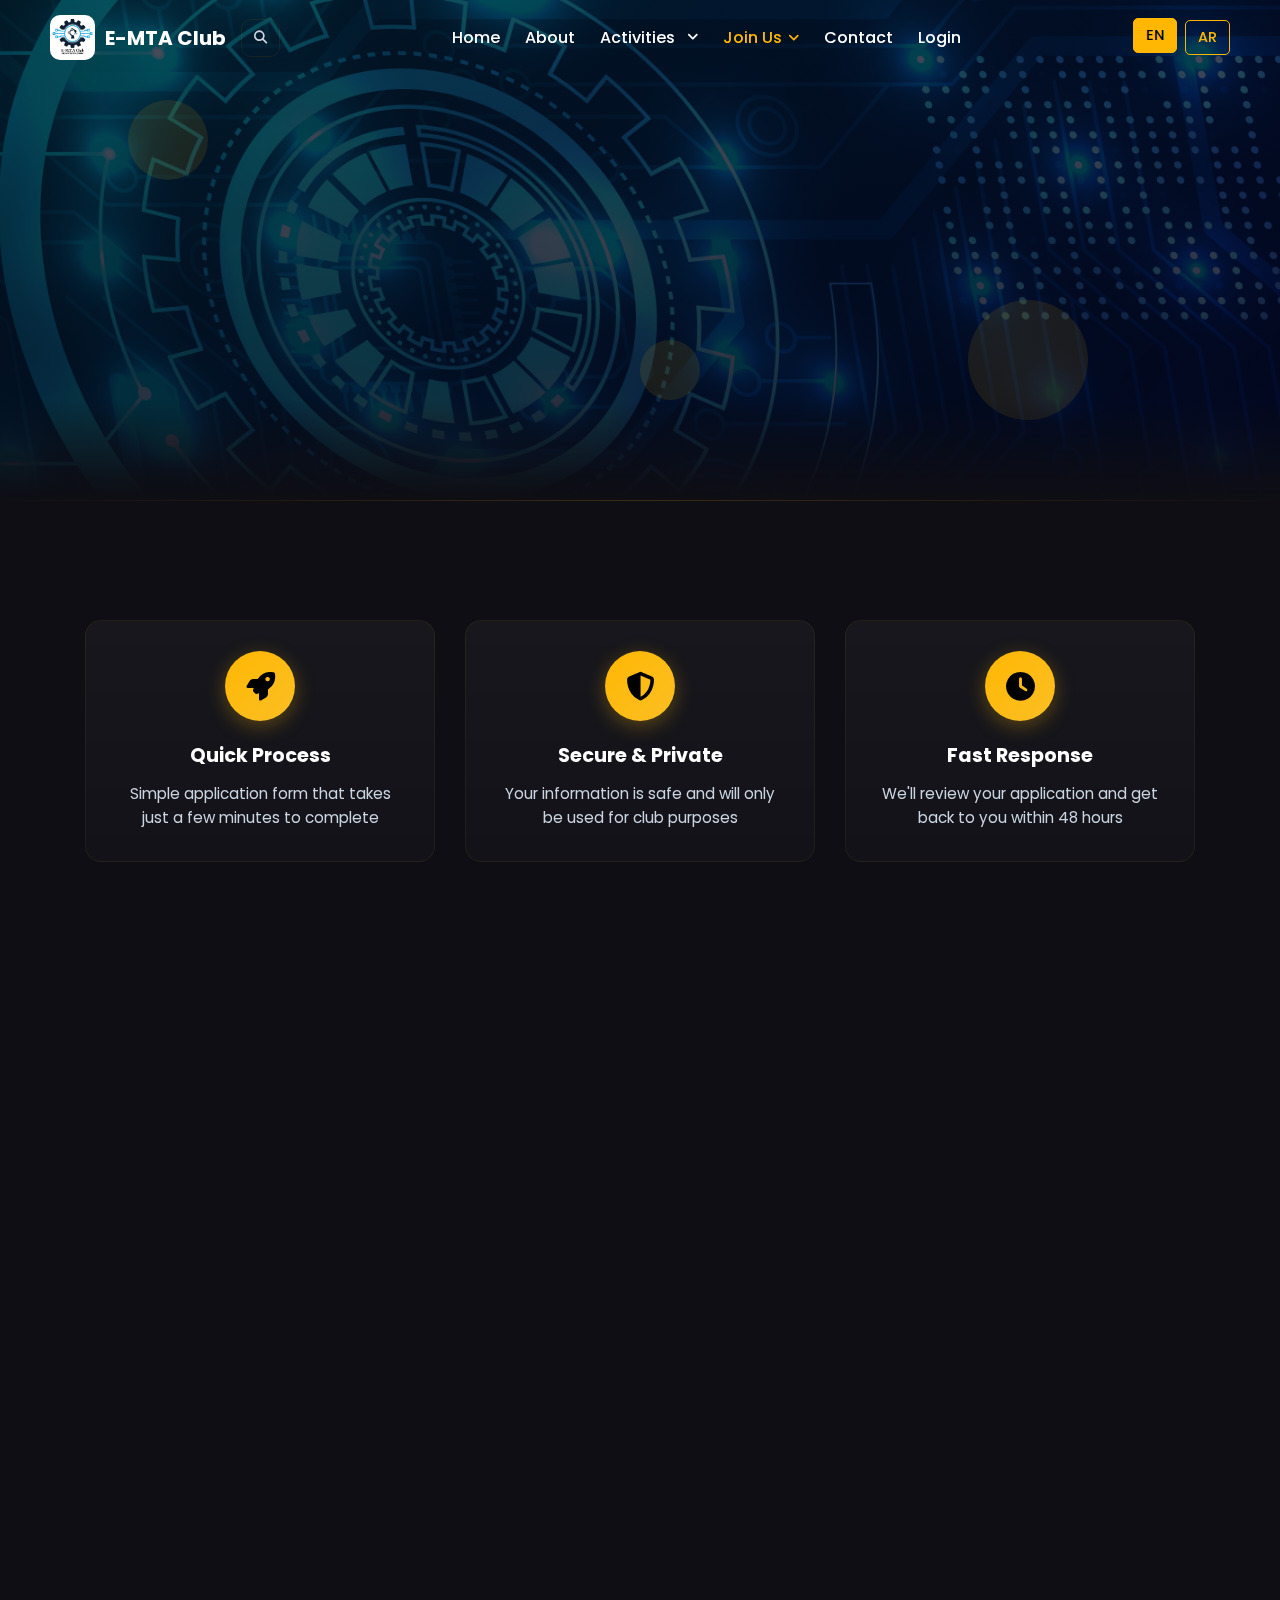
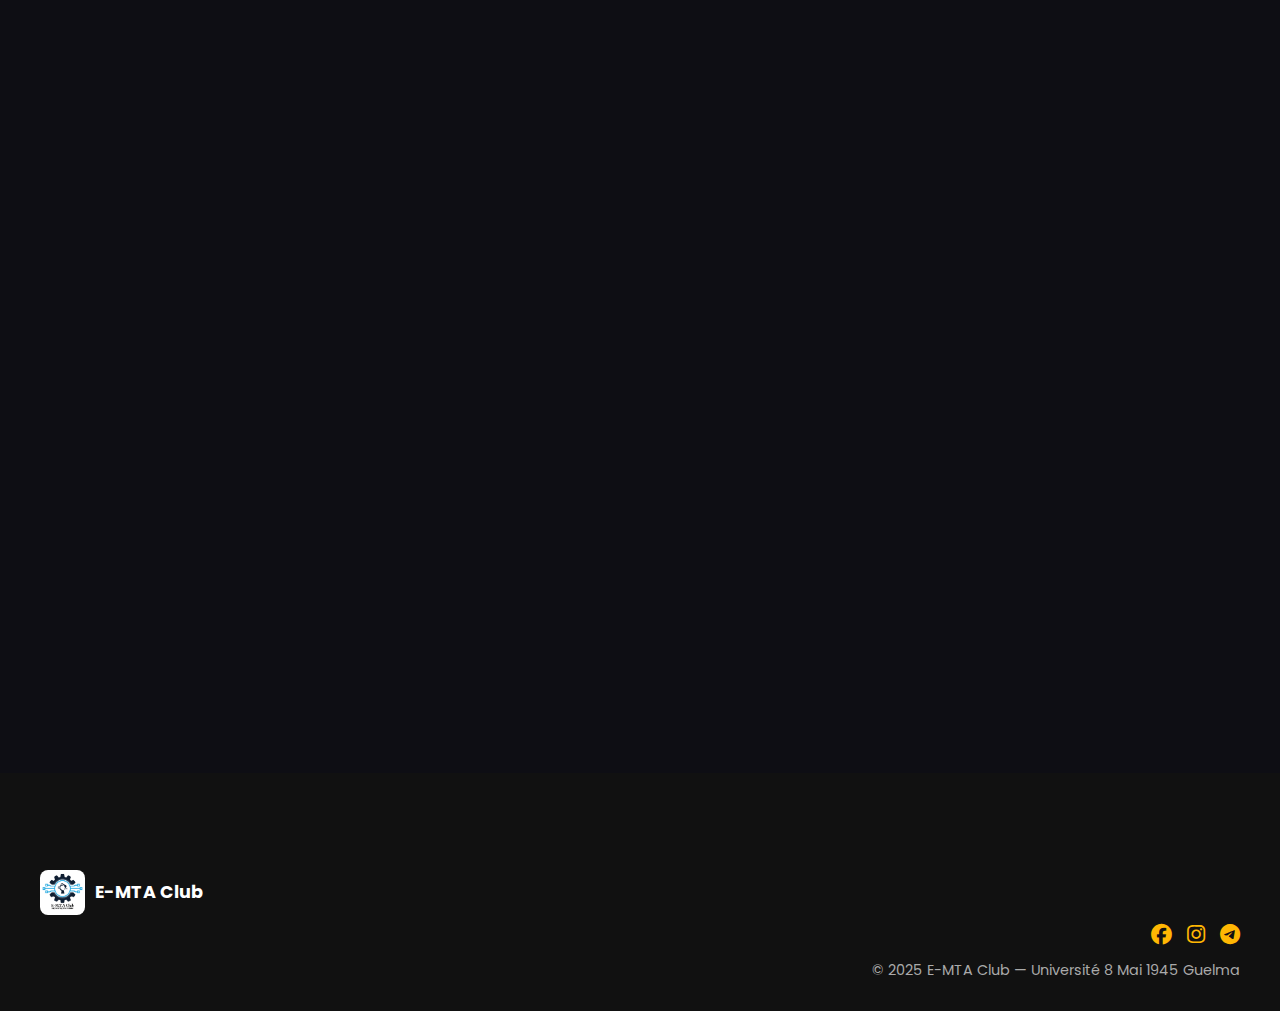
<file: join.html>
<!DOCTYPE html>
<html lang="en">
<head>
  <meta charset="UTF-8" />
  <meta name="viewport" content="width=device-width, initial-scale=1.0" />
  <meta name="description" content="Join E-MTA Club - Become part of our scientific community. Apply for membership today!">
  <meta name="keywords" content="E-MTA Club, Join, Membership, Application, University Club">
  <title>Join — E-MTA Club</title>
  <meta property="og:title" content="Join — E-MTA Club">
  <meta property="og:description" content="Become part of E-MTA Club — collaborate, learn, and innovate together.">
  <meta property="og:type" content="website">
  
  <meta name="twitter:card" content="summary_large_image">
  <meta name="twitter:title" content="Join — E-MTA Club">
  <meta name="twitter:description" content="Become part of E-MTA Club — collaborate, learn, and innovate together.">
  

  <!-- Fonts & Icons -->
  <link href="https://fonts.googleapis.com/css2?family=Poppins:wght@300;500;700&display=swap" rel="stylesheet" crossorigin="anonymous">
  <link rel="stylesheet" href="https://cdnjs.cloudflare.com/ajax/libs/font-awesome/6.5.0/css/all.min.css" crossorigin="anonymous" referrerpolicy="no-referrer" />

  <!-- AOS -->
  <link href="https://unpkg.com/aos@2.3.1/dist/aos.css" rel="stylesheet">

  <!-- Main Style -->
  <link rel="stylesheet" href="assets/css/style.css">
  <link rel="stylesheet" href="assets/css/join.css">
  <link rel="icon" href="assets/images/logo.png" type="image/png">
  <script id="emta-api-base-config">
    window.EMTA_API_BASE = 'https://emtaclub-production.up.railway.app';
    window.API_BASE = window.EMTA_API_BASE;
  </script>
  
</head>
<body>

  <!-- ===== Navbar ===== -->
  <header id="navbar">
    <a href="index.html" class="logo">
      <img src="assets/images/logo.png" alt="E-MTA Logo" width="45" height="45">
      <span>E-MTA Club</span>
    </a>

    <nav>
      <ul>
        <li><a href="index.html" data-key="home">Home</a></li>
        <li><a href="about.html" data-key="about">About</a></li>
        <li><a href="activities.html" data-key="activities">Activities</a></li>
        <li><a href="join.html" class="active" data-key="join">Join Us</a></li>
        <li><a href="contact.html" data-key="contact">Contact</a></li>
        
      </ul>
    </nav>

    <div class="lang-switch" role="group" aria-label="Language switcher">
      <button id="en-btn" aria-label="English" class="active">EN</button>
      <button id="ar-btn" aria-label="Arabic">AR</button>
    </div>
  </header>

  <!-- ===== HERO ===== -->
  <section class="about-hero" id="joinHero">
    <div class="overlay"></div>
    <div class="hero-inner">
      <div class="hero-badge fade-up">
        <i class="fa-solid fa-user-plus"></i>
        <span data-key="join_hero_badge">Join Our Community</span>
      </div>
      <h1 data-key="joinTitle" class="fade-up">Join E-MTA Club</h1>
      <p data-key="joinIntro" class="fade-up">
        Become part of our scientific community — collaborate, create and innovate together.
      </p>
      <div class="hero-stats fade-up">
        <div class="stat-item">
          <div class="stat-number" data-target="30">0</div>
          <div class="stat-label" data-key="join_hero_active_members">Active Members</div>
        </div>
        <div class="stat-item">
          <div class="stat-number" data-target="15">0</div>
          <div class="stat-label" data-key="join_hero_workshops">Workshops</div>
        </div>
        <div class="stat-item">
          <div class="stat-number" data-target="10">0</div>
          <div class="stat-label" data-key="join_hero_projects">Projects</div>
        </div>
      </div>
    </div>
    <div class="floating-shapes">
      <div class="shape shape-1"></div>
      <div class="shape shape-2"></div>
      <div class="shape shape-3"></div>
    </div>
  </section>

  <!-- ===== INFO SECTION ===== -->
  <section class="join-info-section">
    <div class="container">
      <div class="info-cards">
        <div class="info-card" data-aos="fade-up" data-aos-delay="100">
          <div class="info-icon">
            <i class="fa-solid fa-rocket"></i>
          </div>
          <h3 data-key="join_info_quick_title">Quick Process</h3>
          <p data-key="join_info_quick_desc">Simple application form that takes just a few minutes to complete</p>
        </div>
        <div class="info-card" data-aos="fade-up" data-aos-delay="200">
          <div class="info-icon">
            <i class="fa-solid fa-shield-halved"></i>
          </div>
          <h3 data-key="join_info_secure_title">Secure & Private</h3>
          <p data-key="join_info_secure_desc">Your information is safe and will only be used for club purposes</p>
        </div>
        <div class="info-card" data-aos="fade-up" data-aos-delay="300">
          <div class="info-icon">
            <i class="fa-solid fa-clock"></i>
          </div>
          <h3 data-key="join_info_fast_title">Fast Response</h3>
          <p data-key="join_info_fast_desc">We'll review your application and get back to you within 48 hours</p>
        </div>
      </div>
    </div>
  </section>

  <!-- ===== FORM SECTION ===== -->
  <main class="container">
    <section class="join-form-section" data-aos="fade-up">
      <div class="form-header">
        <div class="header-icon">
          <i class="fa-solid fa-user-plus"></i>
        </div>
        <h2 class="section-title" data-key="join_form_title">Membership Application</h2>
        <p class="section-subtitle" data-key="join_form_subtitle">
          Fill in the form below to apply for joining <strong>E-MTA Club</strong>.  
          We'll get back to you soon!
        </p>
      </div>
      
      <div class="form-features">
        <div class="feature-item" data-aos="fade-up" data-aos-delay="100">
          <i class="fa-solid fa-check-circle"></i>
          <span data-key="join_feature_free">Free Membership</span>
        </div>
        <div class="feature-item" data-aos="fade-up" data-aos-delay="200">
          <i class="fa-solid fa-check-circle"></i>
          <span data-key="join_feature_events">Workshops & Events</span>
        </div>
        <div class="feature-item" data-aos="fade-up" data-aos-delay="300">
          <i class="fa-solid fa-check-circle"></i>
          <span data-key="join_feature_networking">Networking Opportunities</span>
        </div>
      </div>

      <form id="joinForm" class="join-form">
        <div class="form-row">
          <div class="form-group">
            <label for="name"><i class="fa-solid fa-user"></i> <span data-key="join_label_full_name">Full Name</span></label>
            <input type="text" id="name" name="name" placeholder="Enter your full name" required data-i18n-attr="placeholder" data-key="join_placeholder_full_name">
          </div>

          <div class="form-group">
            <label for="registration"><i class="fa-solid fa-id-card"></i> <span data-key="join_label_registration">Registration Number</span></label>
            <input type="text" id="registration" name="registration" placeholder="e.g. 202136012345" required pattern="[0-9]{8,12}" title="Enter your university registration number" data-i18n-attr="placeholder" data-key="join_placeholder_registration">
          </div>
        </div>

        <div class="form-row">
          <div class="form-group">
            <label for="email"><i class="fa-solid fa-envelope"></i> <span data-key="join_label_email">University Email</span></label>
            <input type="email" id="email" name="email" placeholder="example@univ-guelma.dz" required data-i18n-attr="placeholder" data-key="join_placeholder_email">
          </div>

          <div class="form-group">
            <label for="level"><i class="fa-solid fa-layer-group"></i> <span data-key="join_label_level">Academic Level</span></label>
            <select id="level" name="level" required>
              <option value="" data-key="join_select_level_placeholder">Select your level</option>
              <option value="L1">L1 (First Year)</option>
              <option value="L2">L2 (Second Year)</option>
              <option value="L3">L3 (Third Year)</option>
              <option value="LP1-Pro">LP1-Pro (Licence Pro 1)</option>
              <option value="LP2-Pro">LP2-Pro (Licence Pro 2)</option>
              <option value="LP3-Pro">LP3-Pro (Licence Pro 3)</option>
              <option value="M1">M1 (Master 1)</option>
              <option value="M2">M2 (Master 2)</option>
            </select>
          </div>
        </div>

        <div class="form-group">
          <label for="specialty"><i class="fa-solid fa-graduation-cap"></i> <span data-key="join_label_specialty">Specialty</span></label>
          <select id="specialty" name="specialty" required>
            <option value="" data-key="join_select_specialty_placeholder">Please select your academic level first</option>
          </select>
          <small class="field-hint" data-key="join_specialty_hint">Select your academic level above to see available specialties</small>
        </div>

        <div class="form-group">
          <label for="message"><i class="fa-solid fa-pen"></i> <span data-key="join_label_motivation">Motivation</span></label>
          <textarea id="message" name="message" rows="4" placeholder="Tell us briefly why you want to join..." required data-i18n-attr="placeholder" data-key="join_placeholder_motivation"></textarea>
          <span class="char-count"><span id="charCount">0</span> / 500 <span data-key="join_char_count_suffix">characters</span></span>
        </div>

        <div class="form-progress">
          <div class="progress-bar" id="progressBar"></div>
          <span class="progress-text" id="progressText">0% Complete</span>
        </div>

        <button type="submit" class="join-btn">
          <span class="btn-text" data-key="join_send_application">Send Application</span>
          <i class="fa-solid fa-paper-plane btn-icon"></i>
        </button>
      </form>
    </section>
  </main>

  <!-- ===== FOOTER ===== -->
  <footer>
    <div class="footer-inner">
      <div class="footer-left">
        <img src="assets/images/logo.png" alt="E-MTA Club Logo" width="45" height="45">
        <span>E-MTA Club</span>
      </div>
      <div class="footer-right">
        <div class="rating-widget" id="ratingWidget" aria-label="Rate E-MTA Club" data-aos="fade-up">
          <p class="rating-title" data-key="rating_title">Rate E-MTA Club</p>
          <div class="stars" role="radiogroup" aria-label="Rate 1 to 5 stars">
            <button class="star" data-value="1" aria-label="1 star"><i class="fa-solid fa-star"></i></button>
            <button class="star" data-value="2" aria-label="2 stars"><i class="fa-solid fa-star"></i></button>
            <button class="star" data-value="3" aria-label="3 stars"><i class="fa-solid fa-star"></i></button>
            <button class="star" data-value="4" aria-label="4 stars"><i class="fa-solid fa-star"></i></button>
            <button class="star" data-value="5" aria-label="5 stars"><i class="fa-solid fa-star"></i></button>
          </div>
          <div class="rating-summary">
            <span id="yourRatingLabel" data-key="rating_label">Your rating:</span>
            <span id="yourRatingValue" data-key="rating_not_rated">Not rated yet</span>
          </div>
          <div class="rating-message" id="ratingMessage" data-key="rating_thanks" hidden>Thanks for your rating!</div>
        </div>
        <div class="socials">
          <a href="https://www.facebook.com/profile.php?id=61569753516399" aria-label="Facebook" target="_blank" rel="noopener noreferrer"><i class="fab fa-facebook"></i></a>
          <a href="https://www.instagram.com/emta_club/" aria-label="Instagram" target="_blank" rel="noopener noreferrer"><i class="fab fa-instagram"></i></a>
          <a href="#" aria-label="Telegram" target="_blank" rel="noopener noreferrer"><i class="fab fa-telegram"></i></a>
        </div>
        <div class="copyright">
          © 2025 E-MTA Club — Université 8 Mai 1945 Guelma
        </div>
      </div>
    </div>
  </footer>

  <!-- ===== SCRIPTS ===== -->
  <script src="https://unpkg.com/aos@2.3.1/dist/aos.js"></script>
  <script src="assets/js/main.js"></script>
  <script src="assets/js/join.js"></script>
  <script src="assets/js/index.js"></script>
  <script src="assets/js/rating.js"></script>
  <script src="assets/js/i18n.js"></script>

</body>
</html>
</file>
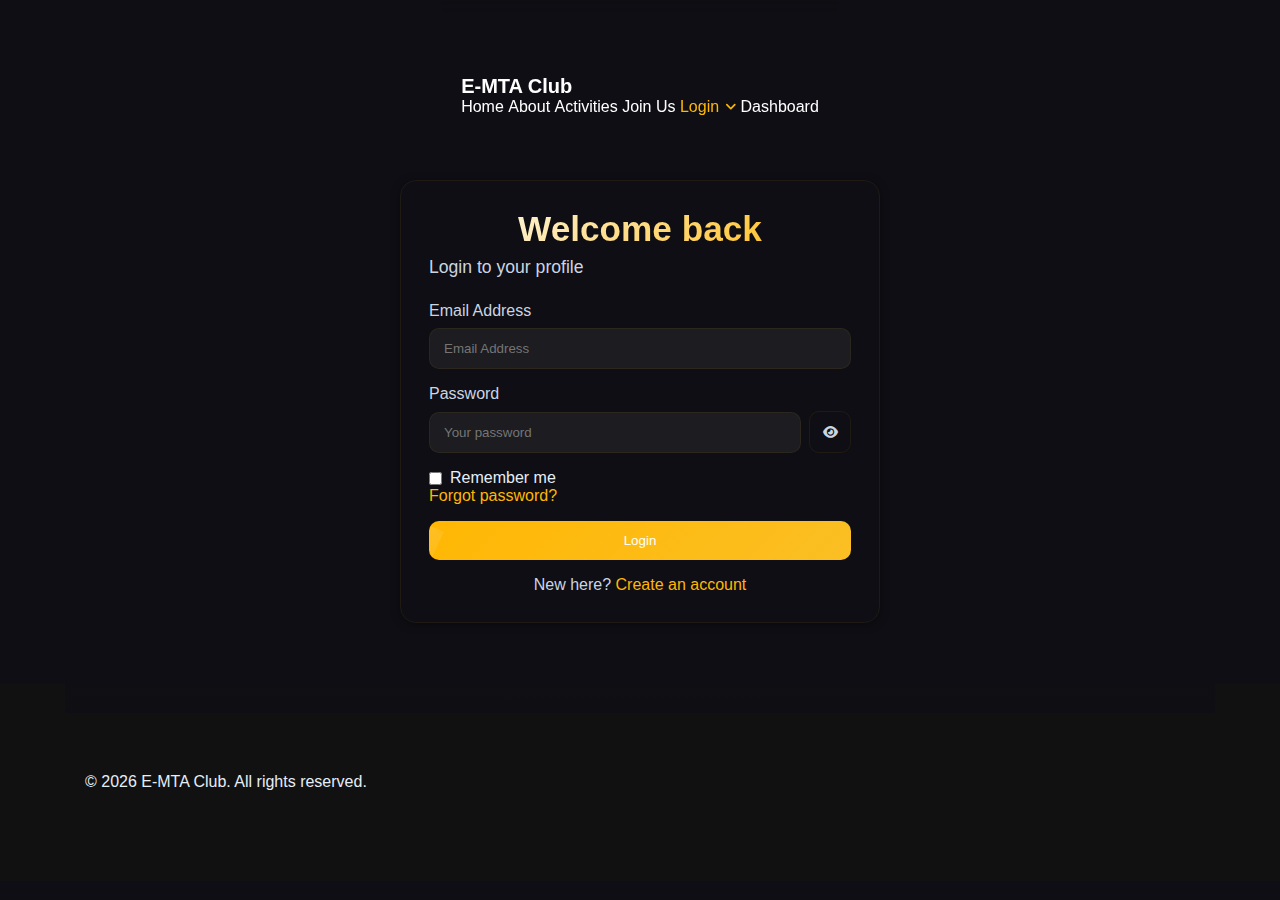
<file: login.html>
<!DOCTYPE html>
<html lang="en">
<head>
  <meta charset="UTF-8" />
  <meta name="viewport" content="width=device-width, initial-scale=1.0" />
  <title>E-MTA Club | Login</title>
  <link rel="stylesheet" href="assets/css/style.css" />
  <link rel="stylesheet" href="https://cdnjs.cloudflare.com/ajax/libs/font-awesome/6.5.0/css/all.min.css" />
  <script id="emta-api-base-config">
    window.EMTA_API_BASE = 'https://emtaclub-production.up.railway.app';
    window.API_BASE = window.EMTA_API_BASE;
  </script>
</head>
<body>
  <!-- Header (reuse site navbar) -->
  <header id="header" class="header">
    <div class="container nav-container">
      <a href="index.html" class="logo">E-MTA Club</a>
      <nav class="nav">
        <a href="index.html">Home</a>
        <a href="about.html">About</a>
        <a href="activities.html">Activities</a>
        <a href="join.html">Join-Us</a>
        <a class="active" href="login.html">Login</a>
        <a href="dashboard.html">Dashboard</a>
      </nav>
    </div>
  </header>

  <main>
    <section class="section" style="padding-top:120px;">
      <div class="container" style="max-width: 520px;">
        <div class="card" style="padding: 28px;">
          <h2 class="section-title" style="margin-bottom: 8px;" data-key="welcome_back">Welcome back</h2>
          <p class="section-subtitle" style="margin-bottom: 24px; color: var(--text-secondary);" data-key="login_to_profile">Login to your profile</p>

          <form id="loginForm" class="form">
            <div class="form-group">
              <label for="loginEmail" data-key="email">Email</label>
              <input type="email" id="loginEmail" required placeholder="you@example.com" data-i18n-attr="placeholder" data-key="email" />
            </div>

            <div class="form-group">
              <label for="loginPassword" data-key="password">Password</label>
              <div class="input-with-icon">
                <input type="password" id="loginPassword" required placeholder="Your password" data-i18n-attr="placeholder" data-key="your_password" />
                <button type="button" id="togglePassword" class="icon-btn" aria-label="Show/Hide password">
                  <i class="fa-solid fa-eye"></i>
                </button>
              </div>
            </div>

            <div class="form-row" style="justify-content: space-between; align-items:center;">
              <label style="display:flex; gap:8px; align-items:center;">
                <input type="checkbox" id="rememberMe" /> <span data-key="remember_me">Remember me</span>
              </label>
              <a href="#" style="color: var(--primary-color); text-decoration: none;" data-key="forgot_password">Forgot password?</a>
            </div>

            <button type="submit" class="btn primary" style="width: 100%; margin-top: 16px;">
              <span class="btn-text" data-key="login">Login</span>
            </button>

            <p style="margin-top:16px; text-align:center; color: var(--text-secondary);">
              <span data-key="new_here">New here?</span> <a href="join.html" style="color: var(--primary-color); text-decoration: none;" data-key="create_account">Create an account</a>
            </p>
          </form>
        </div>
      </div>
    </section>
  </main>

  <!-- Footer -->
  <footer class="footer">
    <div class="container">
      <p>&copy; <span id="year"></span> E-MTA Club. All rights reserved.</p>
    </div>
  </footer>

  <script src="assets/js/main.js"></script>
  <script src="assets/js/login.js?v=3"></script>
  <script src="assets/js/i18n.js"></script>
  <script>
    document.getElementById('year').textContent = new Date().getFullYear();
  </script>

  <style>
    .card { background: var(--card-bg); border: 1px solid var(--border-color); border-radius: 16px; }
    .form-group { margin-bottom: 16px; }
    .form-group label { display:block; margin-bottom: 8px; color: var(--text-secondary); }
    .form-group input { width: 100%; padding: 12px 14px; border: 1px solid var(--border-color); border-radius: 10px; background: rgba(255,255,255,0.06); color: var(--text-color); }
    .input-with-icon { display: flex; align-items: center; gap: 8px; }
    .input-with-icon input { flex: 1; }
    .icon-btn { background: transparent; border: 1px solid var(--border-color); width: 42px; height: 42px; border-radius: 10px; color: var(--text-secondary); }
    .btn.primary { background: linear-gradient(135deg, var(--primary-color), var(--secondary-color)); color: #fff; border: none; padding: 12px 16px; border-radius: 10px; cursor: pointer; }
    .btn.primary:disabled { opacity: .7; cursor: not-allowed; }
  </style>
</body>
</html>
</file>
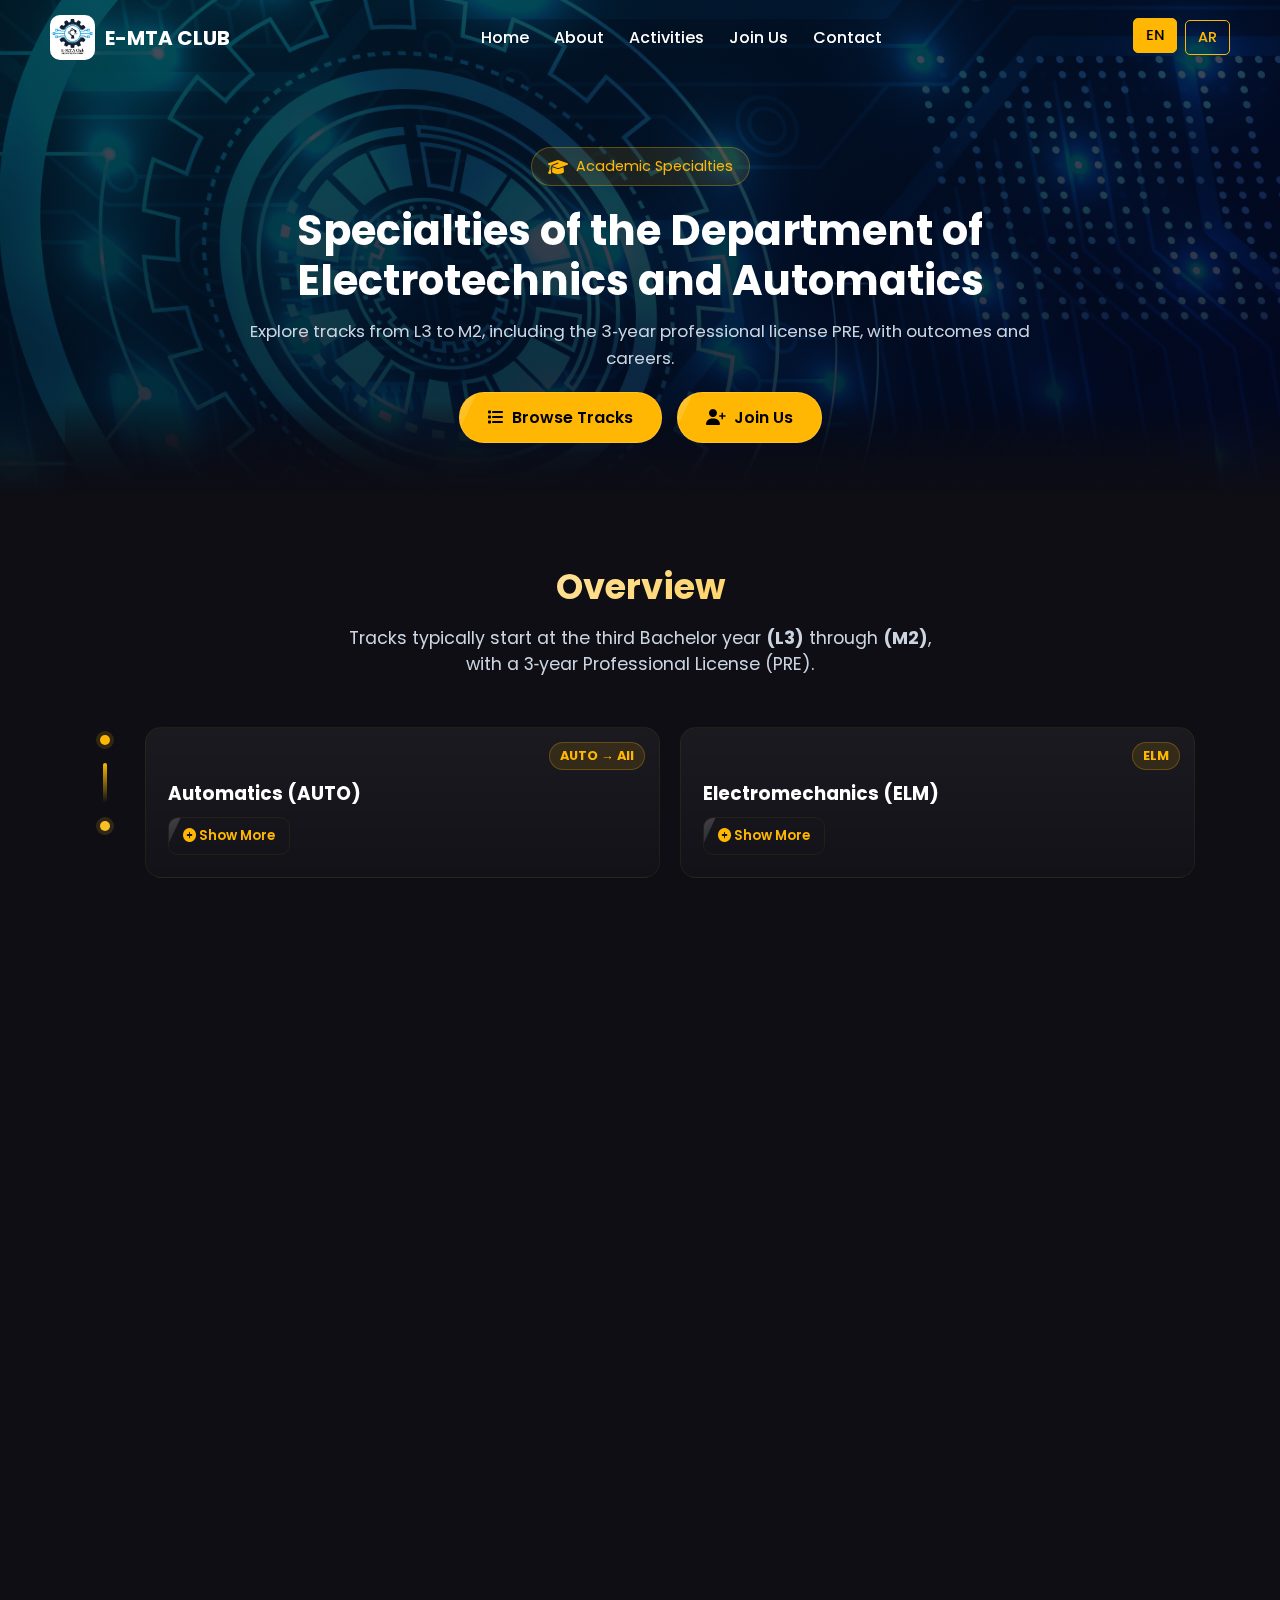
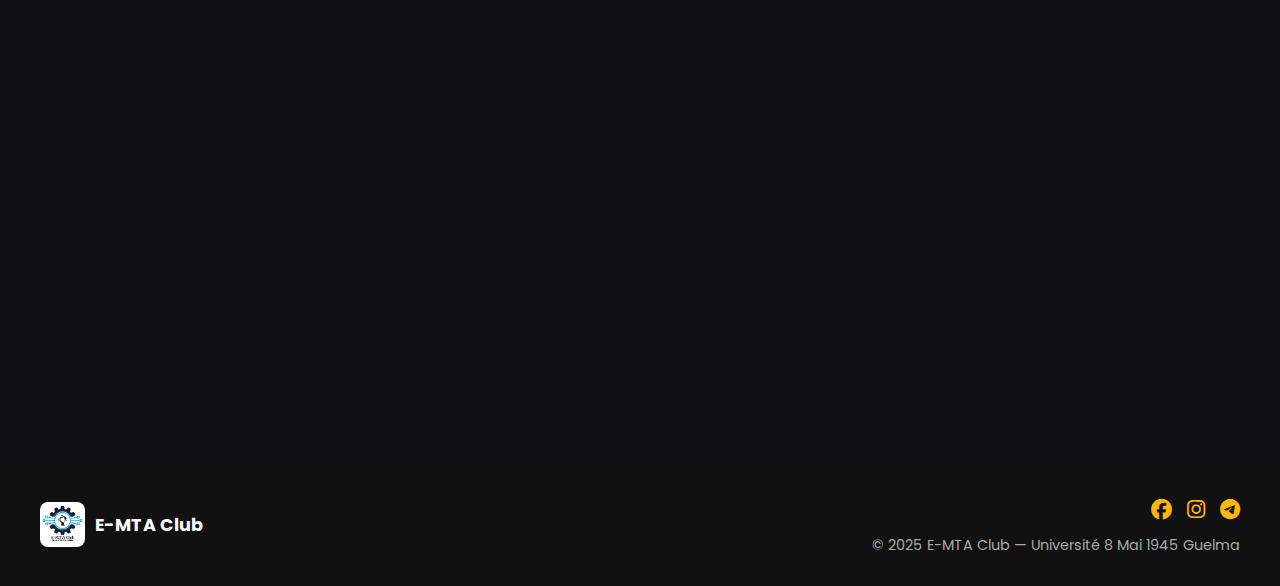
<file: specialties.html>
<!DOCTYPE html>
<html lang="en" dir="ltr">
<head>
  <meta charset="UTF-8">
  <meta name="viewport" content="width=device-width, initial-scale=1.0">
  <meta name="description" content="Specialties of the Department of Electrotechnics and Automatics (EEA) — detailed tracks and outcomes.">
  <meta name="keywords" content="Electrotechnics, Automatics, Electromechanics, Electric Power Networks, AII, PRE">
  <meta name="author" content="E-MTA Club">
  <title>Specialties | Department of Electrotechnics and Automatics</title>
  <link href="https://fonts.googleapis.com/css2?family=Poppins:wght@300;500;700&display=swap" rel="stylesheet" crossorigin="anonymous">
  <link rel="stylesheet" href="https://cdnjs.cloudflare.com/ajax/libs/font-awesome/6.5.0/css/all.min.css" crossorigin="anonymous" referrerpolicy="no-referrer">
  <link href="https://unpkg.com/aos@2.3.1/dist/aos.css" rel="stylesheet">
  <link rel="stylesheet" href="assets/css/style.css">
  <link rel="icon" href="assets/images/logo.png" type="image/png">
  <style>
    .site-modal-overlay { position: fixed; inset: 0; display: none; align-items: center; justify-content: center; background: rgba(0,0,0,.6); z-index: 1000; opacity: 0; transition: opacity .2s ease; }
    .site-modal-overlay.open { opacity: 1; }
    .site-modal { background: var(--card-bg, #121212); color: var(--text-color, #f5f5f5); width: min(900px, 92%); max-height: 85vh; overflow: auto; border-radius: 16px; border: 1px solid var(--border-color, rgba(255,255,255,.12)); box-shadow: 0 10px 30px rgba(0,0,0,.4); }
    .site-modal-header { position: sticky; top: 0; display: flex; align-items: center; justify-content: space-between; gap: 12px; padding: 14px 18px; background: inherit; border-bottom: 1px solid var(--border-color, rgba(255,255,255,.12)); z-index: 1; }
    .site-modal-body { padding: 16px 18px 20px; }
    .site-modal-close { background: transparent; border: none; color: var(--text-secondary, #bdbdbd); font-size: 1.25rem; cursor: pointer; line-height: 1; border-radius: 8px; padding: 6px; }
    .site-modal-close:hover { color: var(--text-color, #fff); background: rgba(255,255,255,.06); }
    .site-modal-body .spec-img { width: 100%; height: auto; border-radius: 12px; margin: 6px 0 14px; display: block; border: 1px solid var(--border-color, rgba(255,255,255,.12)); }
    .site-modal-body ul { padding-left: 18px; margin: 0; line-height: 1.6; }
    .site-modal-body li { margin: 6px 0; }
  </style>
</head>
<body>
  <header id="navbar">
    <a href="index.html" class="logo">
      <img src="assets/images/logo.png" alt="E-MTA Logo" width="45" height="45" loading="lazy" decoding="async">
      <span>E-MTA CLUB</span>
    </a>
    <nav>
      <ul>
        <li><a href="index.html" data-key="home">Home</a></li>
        <li><a href="about.html" data-key="about">About</a></li>
        <li><a href="activities.html" data-key="activities">Activities</a></li>
        <li><a href="join.html" data-key="join">Join Us</a></li>
        <li><a href="contact.html" data-key="contact">Contact</a></li>
      </ul>
    </nav>
    <div class="lang-switch" role="group" aria-label="Language switcher">
      <button id="en-btn" class="active">EN</button>
      <button id="ar-btn">AR</button>
    </div>
  </header>

  <section class="about-hero" style="background-image:url('assets/images/hero-about.jpg')">
    <div class="overlay"></div>
    <div class="hero-inner" data-aos="fade-up" data-aos-duration="700">
      <div class="hero-badge" data-aos="zoom-in" data-aos-delay="50"><i class="fa-solid fa-graduation-cap"></i><span data-key="specialties_home_title">Academic Specialties</span></div>
      <h1 data-aos="fade-up" data-aos-delay="100" data-key="specialties_title">Specialties of the Department of Electrotechnics and Automatics</h1>
      <p data-aos="fade-up" data-aos-delay="150" data-key="specialties_intro">Explore a clear and professional overview of tracks from L3 to M2, including the 3‑year professional license PRE, with learning outcomes and career prospects.</p>
      <div class="hero-buttons">
        <a href="#tracks" class="btn" data-aos="fade-up" data-aos-delay="200"><i class="fa-solid fa-list"></i> <span data-key="browse_tracks">Browse Tracks</span></a>
        <a href="join.html" class="btn" data-aos="fade-up" data-aos-delay="250"><i class="fa-solid fa-user-plus"></i> <span data-key="join">Join Us</span></a>
      </div>
    </div>
  </section>

  <main class="container">
    <section id="tracks" class="mv-section" data-aos="fade-up">
      <div class="section-header">
        <h2 class="section-title" data-key="overview">Overview</h2>
        <p class="section-subtitle" data-key="specialties_note">Tracks typically start at the third Bachelor year <strong>(L3)</strong> through <strong>(M2)</strong>, with a 3‑year Professional License (PRE).</p>
      </div>

      <div class="specialties-wrap">
        <div class="left-rail" aria-hidden="true">
          <span></span>
          <span></span>
          <span></span>
        </div>
        <div class="specialties-cards grid-2">
          <article class="specialty-card" data-aos="fade-up" data-aos-delay="50">
            <div class="badge">AUTO → AII</div>
            <h3 data-key="specialties_auto_title">Automatics (AUTO)</h3>
            <button class="btn show-more" data-spec="auto-aii"><i class="fa-solid fa-circle-plus"></i> <span data-key="supporting_show_more">Show More</span></button>
          </article>

          <article class="specialty-card" data-aos="fade-up" data-aos-delay="100">
            <div class="badge">ELM</div>
            <h3 data-key="specialties_elm_title">Electromechanics (ELM)</h3>
            <button class="btn show-more" data-spec="elm"><i class="fa-solid fa-circle-plus"></i> <span data-key="supporting_show_more">Show More</span></button>
          </article>

          <article class="specialty-card" data-aos="fade-up" data-aos-delay="150">
            <div class="badge">ELT → RE</div>
            <h3 data-key="specialties_elt_title">Electrotechnics → Electric Power Networks (RE)</h3>
            <button class="btn show-more" data-spec="re"><i class="fa-solid fa-circle-plus"></i> <span data-key="supporting_show_more">Show More</span></button>
          </article>

          <article class="specialty-card" data-aos="fade-up" data-aos-delay="200">
            <div class="badge">PRE</div>
            <h3 data-key="specialties_pre_title">Professional License — Protection of Electric Networks (PRE)</h3>
            <button class="btn show-more" data-spec="pre"><i class="fa-solid fa-circle-plus"></i> <span data-key="supporting_show_more">Show More</span></button>
          </article>
        </div>
      </div>
    </section>

    <!-- Specialties Modal -->
    <div id="specModalOverlay" class="site-modal-overlay" style="display:none">
      <div class="site-modal" role="dialog" aria-modal="true" aria-labelledby="specModalTitle">
        <div class="site-modal-header">
          <h3 id="specModalTitle"><i class="fa-solid fa-book-open"></i> Details</h3>
          <button class="site-modal-close" id="specModalClose" aria-label="Close"><i class="fa-solid fa-xmark"></i></button>
        </div>
        <div class="site-modal-body" id="specModalBody"></div>
      </div>
    </div>

    <section class="team-section" data-aos="fade-up">
      <div class="section-header">
        <h2 class="section-title" data-key="why_join_us">Why this Department?</h2>
        <p class="section-subtitle" data-key="discover_what_special">Applied learning, real projects, and clear pathways to careers in energy, industry, and automation.</p>
      </div>
      <div class="features-grid">
        <div class="feature-card" data-aos="zoom-in" data-aos-delay="50">
          <div class="feature-icon"><i class="fa-solid fa-flask"></i></div>
          <h3 data-key="feature_workshops_title">Labs & Experiments</h3>
          <p data-key="feature_workshops_desc">Hands‑on practice on control systems, machines, protection, and embedded systems.</p>
        </div>
        <div class="feature-card" data-aos="zoom-in" data-aos-delay="100">
          <div class="feature-icon"><i class="fa-solid fa-diagram-project"></i></div>
          <h3 data-key="feature_projects_title">Strong Capstone Projects</h3>
          <p data-key="feature_projects_desc">Industry‑relevant topics such as SCADA, smart grids, and renewable energy integration.</p>
        </div>
        <div class="feature-card" data-aos="zoom-in" data-aos-delay="150">
          <div class="feature-icon"><i class="fa-solid fa-briefcase"></i></div>
          <h3 data-key="feature_skills_title">High Employability</h3>
          <p data-key="feature_skills_desc">Skills in high demand by companies, technical offices, and public/industrial facilities.</p>
        </div>
      </div>
    </section>

    <section class="cta-section" data-aos="fade-up">
      <div class="container" style="padding:0">
        <div class="cta-content">
          <h2 data-key="ready_to_start">Ready to get started?</h2>
          <p data-key="join_cta">Learn more and join us to build your academic and professional path with confidence.</p>
          <a href="join.html" class="cta-btn">
            <span data-key="join_now">Join Now</span>
            <i class="fa-solid fa-arrow-right"></i>
          </a>
        </div>
      </div>
    </section>
  </main>

  <footer>
    <div class="footer-inner">
      <div class="footer-left">
        <img src="assets/images/logo.png" alt="E-MTA Club Logo" width="45" height="45" loading="lazy" decoding="async">
        <span>E-MTA Club</span>
      </div>
      <div class="footer-right">
        <div class="socials">
          <a href="#" aria-label="Facebook" target="_blank" rel="noopener noreferrer"><i class="fab fa-facebook"></i></a>
          <a href="#" aria-label="Instagram" target="_blank" rel="noopener noreferrer"><i class="fab fa-instagram"></i></a>
          <a href="#" aria-label="Telegram" target="_blank" rel="noopener noreferrer"><i class="fab fa-telegram"></i></a>
        </div>
        <div class="copyright">
          © 2025 E-MTA Club — Université 8 Mai 1945 Guelma
        </div>
      </div>
    </div>
  </footer>

  <script src="https://unpkg.com/aos@2.3.1/dist/aos.js"></script>
  <script>
    if (window.AOS) { AOS.init({ once: true }); }
    // navbar background on scroll
    document.addEventListener('scroll', () => {
      const nav = document.getElementById('navbar');
      if (!nav) return;
      if (window.scrollY > 10) nav.classList.add('scrolled'); else nav.classList.remove('scrolled');
    });
    // Modal logic for specialties
    (function(){
      const data_en = {
        'auto-aii': {
          title: 'Automatics (AUTO) — AII Master Track',
          html: `
            <img class=\"spec-img\" src=\"assets/images/specialties/auto.jpg\" alt=\"AUTO / AII\" loading=\"lazy\" decoding=\"async\" onerror=\"this.style.display='none'\">
            <ul>
              <li><strong>Core modules</strong>: Digital control, state estimation, SCADA & HMI, PLC programming, multivariable & real‑time control.</li>
              <li><strong>Key labs & tools</strong>: PLC/SCADA (Siemens/Allen‑Bradley), MATLAB/Simulink, real‑time targets, embedded controllers.</li>
              <li><strong>Skills gained</strong>: Controller tuning (PID/LQR), supervisory architectures, RT scheduling, industrial communication.</li>
              <li><strong>Typical projects</strong>: Process control benches, robotic arm control, SCADA dashboards, digital twins.</li>
              <li><strong>Careers</strong>: Automation & control engineer, industrial systems developer, SCADA/PLC integrator, IIoT engineer.</li>
            </ul>`
        },
        'elm': {
          title: 'Electromechanics (ELM)',
          html: `
            <img class=\"spec-img\" src=\"assets/images/specialties/elm.jpg\" alt=\"ELM\" loading=\"lazy\" decoding=\"async\" onerror=\"this.style.display='none'\">
            <ul>
              <li><strong>Core modules</strong>: Electrical machines, power converters, mechatronics, drives & control, industrial maintenance and safety.</li>
              <li><strong>Key labs & tools</strong>: Motors and drives benches, inverter control, vibration analysis, CAD/CAE basics.</li>
              <li><strong>Skills gained</strong>: Condition monitoring, fault diagnosis, system integration, energy efficiency optimization.</li>
              <li><strong>Typical projects</strong>: Drive retrofitting, mechatronic prototypes, predictive maintenance with sensors.</li>
              <li><strong>Careers</strong>: Maintenance/production engineer, mechatronic integrator, reliability engineer, industrial commissioning.</li>
            </ul>`
        },
        're': {
          title: 'Electrotechnics → Electric Power Networks (RE)',
          html: `
            <img class=\"spec-img\" src=\"assets/images/specialties/re.jpg\" alt=\"RE\" loading=\"lazy\" decoding=\"async\" onerror=\"this.style.display='none'\">
            <ul>
              <li><strong>Core modules</strong>: Power system analysis, protection & coordination, power flow & contingency, stability & control, RES integration.</li>
              <li><strong>Key labs & tools</strong>: Protection relays, short‑circuit analyzers, PSCAD/ETAP/Digsilent (where available), SCADA for power.</li>
              <li><strong>Skills gained</strong>: Protection settings, grid modeling, fault studies, DER/RES interconnection & compliance.</li>
              <li><strong>Typical projects</strong>: Substation protection schemes, feeder reconfiguration, microgrid studies.</li>
              <li><strong>Careers</strong>: Power network engineer, grid planning & operation, smart grid solutions, utility protection engineer.</li>
            </ul>`
        },
        'pre': {
          title: 'Professional License — Protection of Electric Networks (PRE)',
          html: `
            <img class=\"spec-img\" src=\"assets/images/specialties/pre.jpg\" alt=\"PRE\" loading=\"lazy\" decoding=\"async\" onerror=\"this.style.display='none'\">
            <ul>
              <li><strong>Core modules</strong>: Protection relays, coordination, metering & fault analysis, switching operations, safety regulations.</li>
              <li><strong>Key labs & tools</strong>: Relay testing sets, fault recorders, breakers & switchgear, safety procedures.</li>
              <li><strong>Skills gained</strong>: Relay parametrization, incident analysis & reporting, safe operation protocols, field practices.</li>
              <li><strong>Typical projects</strong>: Feeder/transformer protection settings, incident post‑mortem reports, safety SOPs.</li>
              <li><strong>Careers</strong>: Protection technician/engineer, field maintenance, substation O&M, control room operator.</li>
            </ul>`
        }
      };

      const data_ar = {
        'auto-aii': {
          title: 'الأتمتة (AUTO) — مسار ماستر AII',
          html: `
            <img class=\"spec-img\" src=\"assets/images/specialties/auto.jpg\" alt=\"AUTO / AII\" loading=\"lazy\" decoding=\"async\" onerror=\"this.style.display='none'\">
            <ul>
              <li><strong>وحدات أساسية</strong>: التحكم الرقمي، تقدير الحالات، SCADA وواجهات HMI، برمجة المتحكمات PLC، التحكم متعدد المتغيرات والآني.</li>
              <li><strong>مخابر وأدوات</strong>: PLC/SCADA (سيمنس/ألن برادلي)، MATLAB/Simulink، أهداف آنية، متحكمات مدمجة.</li>
              <li><strong>مهارات مكتسبة</strong>: ضبط المتحكمات (PID/LQR)، هياكل الإشراف، جدولة آنية، الاتصال الصناعي.</li>
              <li><strong>مشاريع نموذجية</strong>: منصات تحكم في العمليات، التحكم في ذراع روبوت، لوحات SCADA، توائم رقمية.</li>
              <li><strong>منافذ مهنية</strong>: مهندس أتمتة وتحكم، مطور أنظمة صناعية، مدمج SCADA/PLC، مهندس IIoT.</li>
            </ul>`
        },
        'elm': {
          title: 'الإلكتروميكانيك (ELM)',
          html: `
            <img class=\"spec-img\" src=\"assets/images/specialties/elm.jpg\" alt=\"ELM\" loading=\"lazy\" decoding=\"async\" onerror=\"this.style.display='none'\">
            <ul>
              <li><strong>وحدات أساسية</strong>: الآلات الكهربائية، محوّلات القدرة، الميكاترونيك، المحركات والتحكم، الصيانة الصناعية والسلامة.</li>
              <li><strong>مخابر وأدوات</strong>: منصات المحركات والمبدلات، التحكم في العواكس، تحليل الاهتزاز، أساسيات CAD/CAE.</li>
              <li><strong>مهارات مكتسبة</strong>: مراقبة الحالة، تشخيص الأعطال، تكامل الأنظمة، تحسين كفاءة الطاقة.</li>
              <li><strong>مشاريع نموذجية</strong>: تحديث منظومات القيادة، نماذج ميكاترونية، صيانة تنبؤية بالحساسات.</li>
              <li><strong>منافذ مهنية</strong>: مهندس صيانة/إنتاج، مدمج ميكاترونيك، مهندس موثوقية، تكليف صناعي.</li>
            </ul>`
        },
        're': {
          title: 'الإلكتروتقني → شبكات القدرة الكهربائية (RE)',
          html: `
            <img class=\"spec-img\" src=\"assets/images/specialties/re.jpg\" alt=\"RE\" loading=\"lazy\" decoding=\"async\" onerror=\"this.style.display='none'\">
            <ul>
              <li><strong>وحدات أساسية</strong>: تحليل أنظمة القدرة، الحماية والتنسيق، تدفق القدرة والطوارئ، الاستقرار والتحكم، دمج الطاقات المتجددة.</li>
              <li><strong>مخابر وأدوات</strong>: مرحلات حماية، محللات قصر، PSCAD/ETAP/Digsilent (عند التوفر)، SCADA لأنظمة القدرة.</li>
              <li><strong>مهارات مكتسبة</strong>: إعدادات الحماية، نمذجة الشبكات، دراسات الأعطال، ربط مصادر الطاقة الموزعة والامتثال.</li>
              <li><strong>مشاريع نموذجية</strong>: مخططات حماية محطات التحويل، إعادة تهيئة المغذيات، دراسات الميكروغريد.</li>
              <li><strong>منافذ مهنية</strong>: مهندس شبكات كهربائية، تخطيط وتشغيل الشبكات، حلول الشبكات الذكية، مهندس حماية بالمؤسسات.</li>
            </ul>`
        },
        'pre': {
          title: 'ليسانس مهنية — حماية الشبكات الكهربائية (PRE)',
          html: `
            <img class=\"spec-img\" src=\"assets/images/specialties/pre.jpg\" alt=\"PRE\" loading=\"lazy\" decoding=\"async\" onerror=\"this.style.display='none'\">
            <ul>
              <li><strong>وحدات أساسية</strong>: مرحلات الحماية، التنسيق، القياس وتحليل الأعطال، عمليات الفصل والوصل، أنظمة السلامة.</li>
              <li><strong>مخابر وأدوات</strong>: أجهزة اختبار المرحلات، مسجلات الأعطال، القواطع ومعدات الربط، إجراءات السلامة.</li>
              <li><strong>مهارات مكتسبة</strong>: إعداد المرحلات، تحليل الحوادث وإعداد التقارير، بروتوكولات التشغيل الآمن، ممارسات ميدانية.</li>
              <li><strong>مشاريع نموذجية</strong>: إعدادات حماية المغذيات/المحوّلات، تقارير ما بعد الحوادث، إجراءات عمل قياسية للسلامة.</li>
              <li><strong>منافذ مهنية</strong>: تقني/مهندس حماية، صيانة ميدانية، استغلال المحطات، عامل قاعة التحكم.</li>
            </ul>`
        }
      };
      const overlay = document.getElementById('specModalOverlay');
      const titleEl = document.getElementById('specModalTitle');
      const bodyEl = document.getElementById('specModalBody');
      const closeBtn = document.getElementById('specModalClose');
      function openModal(key){
        const lang = (window.EMTA_I18N && typeof window.EMTA_I18N.getCurrentLang==='function') ? window.EMTA_I18N.getCurrentLang() : 'en';
        const data = lang === 'ar' ? data_ar : data_en;
        const item = data[key]; if (!item) return;
        titleEl.innerHTML = `<i class="fa-solid fa-book-open"></i> ${item.title}`;
        bodyEl.innerHTML = item.html;
        overlay.style.display = 'flex';
        requestAnimationFrame(()=> overlay.classList.add('open'));
      }
      function closeModal(){
        overlay.classList.remove('open');
        setTimeout(()=>{ overlay.style.display='none'; bodyEl.innerHTML=''; }, 150);
      }
      document.querySelectorAll('.show-more').forEach(btn=>{
        btn.addEventListener('click', ()=> openModal(btn.getAttribute('data-spec')));
      });
      if (closeBtn) closeBtn.addEventListener('click', closeModal);
      overlay.addEventListener('click', (e)=>{ if(e.target===overlay) closeModal(); });
      document.addEventListener('keydown', (e)=>{ if(e.key==='Escape') closeModal(); });
    })();
  </script>
  <script src="assets/js/i18n.js"></script>
</body>
</html>
</file>
<file: assets/css/style.css>
/* ===== CSS VARIABLES ===== */
:root {
  --primary-color: #ffb703;
  --secondary-color: #fbbf24;
  --bg-dark: #0e0e14;
  --bg-darker: #111;
  --bg-overlay: rgba(10, 10, 20, 0.9);
  --text-primary: #fff;
  --text-secondary: #cbd5e1;
  --text-muted: #aaa;
  --border-color: rgba(255, 183, 3, 0.07);
  --shadow-sm: 0 2px 10px rgba(0,0,0,0.4);
  --shadow-md: 0 12px 30px rgba(2,6,23,0.6);
  --shadow-lg: 0 15px 30px rgba(15,23,42,0.45);
  --transition: 0.3s ease;
}

/* ===== Dropdown Menu (Activities) ===== */
header nav ul li.activities-dropdown > a::after {
  content: '\f107'; /* FontAwesome chevron-down */
  font-family: 'Font Awesome 6 Free';
  font-weight: 900;
  margin-left: 6px;
  font-size: 0.8rem;
  display: inline-block;
  line-height: 1;
  vertical-align: middle;
}
header nav ul li.activities-dropdown > a {
  display: inline-flex;
  align-items: center;
  gap: 6px;
  white-space: nowrap;
  line-height: 1.2;
}
header nav ul li .submenu {
  position: absolute;
  top: 100%;
  left: 0;
  background: linear-gradient(180deg, rgba(255,255,255,0.06), rgba(255,255,255,0.03));
  border: 1px solid var(--border-color);
  border-radius: 12px;
  padding: 10px;
  display: none;
  min-width: 220px;
  box-shadow: 0 12px 30px rgba(0,0,0,0.35);
  z-index: 9999;
}
header nav ul li.activities-dropdown:hover > .submenu { display: block; }
header nav ul li .submenu li { list-style: none; }
header nav ul li .submenu a {
  display: flex; align-items: center; gap: 10px;
  padding: 10px 12px; color: var(--text-secondary); text-decoration: none;
  border-radius: 8px; transition: all var(--transition);
}
header nav ul li .submenu a i { color: var(--primary-color); width: 16px; }
header nav ul li .submenu a:hover { background: rgba(255,255,255,0.06); color: var(--text-primary); transform: translateX(3px); }

/* ===== Buttons Ripple & Shine ===== */
.btn, .cta-btn, .join-btn, .contact-submit-btn {
  position: relative; overflow: hidden;
}
.ripple {
  position: absolute; border-radius: 50%; transform: scale(0);
  background: rgba(255,255,255,0.35); animation: ripple 0.6s linear;
  pointer-events: none;
}
@keyframes ripple { to { transform: scale(3); opacity: 0; } }

/* Optional shine effect on hover */
.btn::after, .cta-btn::after, .join-btn::after, .contact-submit-btn::after {
  content: '';
  position: absolute; top: -100%; left: -50%; width: 50%; height: 300%;
  background: linear-gradient(120deg, transparent, rgba(255,255,255,0.2), transparent);
  transform: rotate(25deg); transition: transform 0.6s ease;
}
.btn:hover::after, .cta-btn:hover::after, .join-btn:hover::after, .contact-submit-btn:hover::after {
  transform: translateX(300%) rotate(25deg);
}

/* ===== Scroll To Top Button ===== */
#scrollTopBtn {
  position: fixed; right: 20px; bottom: 24px; z-index: 10000;
  width: 44px; height: 44px; border-radius: 12px; border: 1px solid var(--border-color);
  background: linear-gradient(180deg, rgba(255,255,255,0.06), rgba(255,255,255,0.02));
  color: var(--text-primary); box-shadow: 0 10px 24px rgba(0,0,0,0.35);
  display: grid; place-items: center; cursor: pointer; opacity: 0; visibility: hidden;
  transition: all var(--transition);
}
#scrollTopBtn.visible { opacity: 1; visibility: visible; transform: translateY(0); }
#scrollTopBtn:hover { border-color: var(--primary-color); transform: translateY(-4px); }

/* ===== GENERAL ===== */
* {
  margin: 0;
  padding: 0;
  box-sizing: border-box;
  font-family: "Poppins", sans-serif;
}

body {
  background: var(--bg-dark);
  color: var(--text-primary);
  overflow-x: hidden;
  scroll-behavior: smooth;
}

html {
  scroll-behavior: smooth;
}

/* Accessible focus outline (keyboard users) */
a:focus-visible,
button:focus-visible,
input:focus-visible,
select:focus-visible,
textarea:focus-visible,
.btn:focus-visible,
.cta-btn:focus-visible,
.join-btn:focus-visible,
.contact-submit-btn:focus-visible {
  outline: 2px solid var(--primary-color);
  outline-offset: 2px;
  box-shadow: 0 0 0 3px rgba(255,183,3,0.25);
}

/* ===== NAVBAR ===== */
header {
  position: fixed;
  top: 0;
  width: 100%;
  display: flex;
  justify-content: space-between;
  align-items: center;
  padding: 15px 50px;
  background: transparent;
  transition: background 0.3s ease;
  z-index: 1000;
}

header.scrolled {
  background: var(--bg-overlay);
  box-shadow: var(--shadow-sm);
  backdrop-filter: blur(10px);
}

.logo {
  display: flex;
  align-items: center;
  gap: 10px;
  font-weight: bold;
  font-size: 1.25rem;
  color: var(--text-primary);
  text-decoration: none;
  transition: transform var(--transition);
}

.logo:hover {
  transform: scale(1.05);
}

.logo img {
  width: 45px;
  height: 45px;
  border-radius: 10px;
  object-fit: cover;
}

nav ul {
  list-style: none;
  display: flex;
  gap: 25px;
}

nav a {
  color: var(--text-primary);
  text-decoration: none;
  font-weight: 500;
  transition: color var(--transition);
  position: relative;
}

nav a:hover {
  color: var(--primary-color);
}

nav a.active {
  color: var(--primary-color);
}

nav a.active::after  {
  content: '\f107';
  font-family: 'Font Awesome 6 Free';
  font-weight: 900;
  margin-left: 6px;
  font-size: 0.8rem;
  display: inline-block;
  line-height: 1;
  vertical-align: middle;
}

.lang-switch {
  display: flex;
  gap: 8px;
}

.lang-switch button {
  background: none;
  border: 1px solid var(--primary-color);
  color: var(--primary-color);
  padding: 6px 12px;
  border-radius: 5px;
  cursor: pointer;
  transition: all var(--transition);
  font-weight: 500;
  font-size: 0.9rem;
}

.lang-switch button:hover,
.lang-switch button.active {
  background: var(--primary-color);
  color: #000;
  transform: translateY(-2px);
}

/* ===== HERO SECTION ===== */
.hero {
  height: 100vh;
  display: flex;
  align-items: center;
  justify-content: center;
  position: relative;
  text-align: center;
  overflow: hidden;
  background: radial-gradient(circle at center, #002b5b, #0e0e14 80%);
}

.hero-content {
  z-index: 2;
}

.hero h1 {
  font-size: 2.8em;
  margin-bottom: 15px;
}

.hero h1 span {
  color: var(--primary-color);
}

.hero p {
  font-size: 1.2em;
  margin-bottom: 35px;
  color: var(--text-secondary);
}

.hero-buttons {
  display: flex;
  gap: 15px;
  justify-content: center;
  flex-wrap: wrap;
}

.hero-buttons .btn {
  background: var(--primary-color);
  color: #000;
  padding: 12px 28px;
  border-radius: 25px;
  text-decoration: none;
  font-weight: 600;
  transition: all var(--transition);
  display: inline-block;
}

.hero-buttons .btn {
  display: inline-flex;
  align-items: center;
  gap: 8px;
}

.hero-buttons .btn:hover {
  background: #fff;
  color: #111;
  transform: translateY(-2px);
  box-shadow: 0 5px 15px rgba(255, 183, 3, 0.4);
}

/* Hero Badge */
.hero-badge {
  display: inline-flex;
  align-items: center;
  gap: 8px;
  padding: 8px 16px;
  background: rgba(255, 183, 3, 0.1);
  border: 1px solid rgba(255, 183, 3, 0.3);
  border-radius: 50px;
  margin-bottom: 20px;
  font-size: 0.9rem;
  color: var(--primary-color);
}

.hero-badge i {
  font-size: 1rem;
}

/* Hero Stats */
.hero-stats {
  display: flex;
  gap: 40px;
  justify-content: center;
  margin: 40px 0;
  flex-wrap: wrap;
}

.stat-item {
  text-align: center;
}

.stat-number {
  font-size: 2.5rem;
  font-weight: 700;
  color: var(--primary-color);
  line-height: 1;
  margin-bottom: 8px;
}

.stat-label {
  font-size: 0.85rem;
  color: var(--text-secondary);
  text-transform: uppercase;
  letter-spacing: 1.5px;
  font-weight: 500;
}

/* Scroll Indicator */
.scroll-indicator {
  position: absolute;
  bottom: 30px;
  left: 50%;
  transform: translateX(-50%);
  display: flex;
  flex-direction: column;
  align-items: center;
  gap: 8px;
  color: var(--text-secondary);
  font-size: 0.85rem;
  animation: bounce 2s infinite;
  z-index: 2;
}

.scroll-indicator i {
  font-size: 1.2rem;
}

@keyframes bounce {
  0%, 100% {
    transform: translateX(-50%) translateY(0);
  }
  50% {
    transform: translateX(-50%) translateY(10px);
  }
}

/* ===== PULSE BUTTON ===== */
.pulse {
  animation: pulse 2s infinite;
}

@keyframes pulse {
  0% { box-shadow: 0 0 0 0 rgba(255,183,3,0.6); }
  70% { box-shadow: 0 0 0 25px rgba(255,183,3,0); }
  100% { box-shadow: 0 0 0 0 rgba(255,183,3,0); }
}

/* Respect reduced motion preferences (limit to decorative anims) */
@media (prefers-reduced-motion: reduce) {
  html, body { scroll-behavior: auto; }
  /* Disable decorative animations only */
  .scroll-indicator,
  .pulse,
  .floating-circles .circle { animation: none !important; }
  /* Ensure content with fade-up is visible */
  .fade-up { opacity: 1 !important; transform: none !important; animation: none !important; }
}

/* ===== FLOATING BACKGROUND ===== */
.floating-circles .circle {
  position: absolute;
  bottom: -150px;
  width: 100px;
  height: 100px;
  border-radius: 50%;
  background: rgba(255, 183, 3, 0.1);
  animation: float 8s infinite ease-in-out;
}

.floating-circles .circle:nth-child(1) {
  left: 20%;
  animation-delay: 0s;
}
.floating-circles .circle:nth-child(2) {
  left: 50%;
  width: 150px;
  height: 150px;
  animation-delay: 2s;
}
.floating-circles .circle:nth-child(3) {
  left: 80%;
  animation-delay: 4s;
}

@keyframes float {
  0% { transform: translateY(0); opacity: 0.5; }
  50% { transform: translateY(-400px); opacity: 1; }
  100% { transform: translateY(0); opacity: 0.5; }
}

/* ===== ANIMATIONS ===== */
.fade-up {
  opacity: 0;
  transform: translateY(40px);
  animation: fadeUp 1s ease forwards;
}

.fade-up:nth-child(1) { animation-delay: 0.3s; }
.fade-up:nth-child(2) { animation-delay: 0.6s; }
.fade-up:nth-child(3) { animation-delay: 0.9s; }

@keyframes fadeUp {
  to {
    opacity: 1;
    transform: translateY(0);
  }
}

/* ===== FOOTER ===== */
footer {
  background: var(--bg-darker);
  padding: 30px 20px;
  color: var(--text-muted);
}

.footer-inner {
  max-width: 1200px;
  margin: 0 auto;
  display: flex;
  justify-content: space-between;
  align-items: center;
  flex-wrap: wrap;
  gap: 20px;
}

.footer-left {
  display: flex;
  align-items: center;
  gap: 10px;
}

.footer-left img {
  width: 45px;
  height: 45px;
  border-radius: 8px;
}

.footer-left span {
  font-size: 1.1rem;
  font-weight: 700;
  color: var(--text-primary);
}

.footer-right {
  display: flex;
  flex-direction: column;
  align-items: flex-end;
  gap: 10px;
}

footer .socials {
  display: flex;
  gap: 15px;
}

footer .socials a {
  color: var(--primary-color);
  font-size: 1.3em;
  transition: all var(--transition);
  display: inline-block;
}

footer .socials a:hover {
  color: var(--text-primary);
  transform: translateY(-3px) scale(1.1);
}

.copyright {
  font-size: 0.9rem;
  color: var(--text-muted);
}

@media (max-width: 768px) {
  footer {
    text-align: center;
  }
  
  .footer-inner {
    flex-direction: column;
    text-align: center;
  }
  
  .footer-right {
    align-items: center;
  }
}
/* ===========================
   ABOUT PAGE / COMPONENTS
   =========================== */

/* About hero (parallax light) */
.about-hero {
  height: 500px;
  min-height: 420px;
  position: relative;
  display: flex;
  align-items: center;
  justify-content: center;
  background-image: url('../images/hero-about.jpg'); /* ضع هنا صورة خلفية بلاور */
  background-size: cover;
  background-position: center;
  background-attachment: fixed; /* simple parallax effect */
  color: #fff;
  text-align: center;
  overflow: hidden;
}

/* Smooth transition between hero and main content */
.about-hero::after {
  content: '';
  position: absolute;
  bottom: 0;
  left: 0;
  right: 0;
  height: 100px;
  background: linear-gradient(to bottom, transparent, var(--bg-dark));
  pointer-events: none;
  z-index: 1;
}
.about-hero .overlay{
  position:absolute; inset:0; background: linear-gradient(180deg, rgba(2,6,23,0.7), rgba(2,6,23,0.85));
  z-index:1;
}
.about-hero .hero-inner{
  z-index:2;
  max-width: 980px;
  padding: 40px;
  padding-top: 100px;
  margin-top: 60px;
}
.about-hero h1{ 
  font-size: 2.6rem; 
  margin-bottom: 12px;
  font-weight: 700;
  line-height: 1.2;
}
.about-hero p{ 
  color: #cbd5e1; 
  margin-bottom: 18px; 
  font-size: 1.05rem;
  line-height: 1.6;
  max-width: 800px;
  margin-left: auto;
  margin-right: auto;
}
.about-hero .hero-buttons {
  margin-bottom: 30px;
  margin-top: 20px;
}

/* container main */
.container {
  max-width: 1150px;
  margin: 0 auto;
  padding: 60px 20px;
  color: #e6eef8;
  position: relative;
  animation: fadeInUp 0.8s ease-out;
}

@keyframes fadeInUp {
  from {
    opacity: 0;
    transform: translateY(30px);
  }
  to {
    opacity: 1;
    transform: translateY(0);
  }
}

/* Smooth transition from hero to container */
.container::before {
  content: '';
  position: absolute;
  top: -100px;
  left: 0;
  right: 0;
  height: 100px;
  background: linear-gradient(to bottom, rgba(14, 14, 20, 0), var(--bg-dark));
  pointer-events: none;
}

/* Mission / Vision / Values */
.mv-section {
  margin-top: 0px;
  padding-top: 0px;
  position: relative;
  transition: all 0.3s ease;
}

.mv-section::before {
  content: '';
  position: absolute;
  top: 0;
  left: 50%;
  transform: translateX(-50%);
  width: 200px;
  height: 2px;
  background: linear-gradient(90deg, transparent, var(--primary-color), transparent);
  opacity: 0;
  transition: opacity 0.5s ease;
}

.mv-section:hover::before {
  opacity: 0.6;
}

.mv-grid {
  display: grid;
  grid-template-columns: repeat(3,1fr);
  gap: 20px;
  margin-bottom: 40px;
}
.mv-card {
  background: linear-gradient(180deg, rgba(255,255,255,0.03), rgba(255,255,255,0.015));
  border-radius: 12px;
  padding: 24px;
  text-align: center;
  border: 1px solid var(--border-color);
  transition: transform var(--transition), box-shadow var(--transition);
}
.mv-card:hover { 
  transform: translateY(-8px); 
  box-shadow: var(--shadow-lg);
  border-color: rgba(255,183,3,0.15);
}
.mv-icon { 
  font-size: 2.5rem; 
  margin-bottom: 12px;
  display: inline-block;
  transition: transform var(--transition);
}
.mv-card:hover .mv-icon {
  transform: scale(1.1) rotate(5deg);
}
.mv-card h3 { 
  color: var(--secondary-color); 
  margin-bottom: 10px;
  font-size: 1.3rem;
}
.mv-card p {
  color: var(--text-secondary);
  line-height: 1.6;
}

/* Team */
.team-section { 
  margin: 50px 0; 
  position: relative;
  transition: all 0.3s ease;
}

.team-section::before {
  content: '';
  position: absolute;
  top: 0;
  left: 50%;
  transform: translateX(-50%);
  width: 200px;
  height: 2px;
  background: linear-gradient(90deg, transparent, var(--primary-color), transparent);
  opacity: 0;
  transition: opacity 0.5s ease;
}

.team-section:hover::before {
  opacity: 0.6;
}

.section-title { font-size: 1.6rem; color: #fff; margin-bottom: 18px; text-align:center; }
.team-grid {
  display: grid;
  grid-template-columns: repeat(3,1fr);
  gap: 24px;
  margin-top: 20px;
}
.team-card{
  background: linear-gradient(180deg, rgba(255,255,255,0.02), rgba(255,255,255,0.01));
  padding: 18px;
  border-radius: 14px;
  display:flex;
  flex-direction: column;
  align-items:center;
  text-align:center;
  border: 1px solid rgba(255,183,3,0.06);
  transition: transform .3s ease, box-shadow .3s ease;
}
.team-card:hover { 
  transform: translateY(-8px); 
  box-shadow: var(--shadow-md);
  border-color: rgba(255,183,3,0.15);
}
.team-avatar {
  width: 120px; 
  height: 120px; 
  border-radius: 50%;
  overflow: hidden; 
  border: 6px solid rgba(251,191,36,0.12);
  display: flex; 
  align-items: center; 
  justify-content: center;
  margin-bottom: 12px;
  transition: transform var(--transition), box-shadow var(--transition), border-color var(--transition);
}
.team-card:hover .team-avatar { 
  transform: scale(1.06); 
  box-shadow: 0 10px 30px rgba(251,191,36,0.2); 
  border-color: rgba(251,191,36,0.3); 
}
.team-avatar img { 
  width: 100%; 
  height: 100%; 
  object-fit: cover; 
  transition: transform var(--transition);
}
.team-card:hover .team-avatar img {
  transform: scale(1.05);
}
.team-name { 
  font-weight: 700; 
  margin-bottom: 6px; 
  color: var(--text-primary);
  font-size: 1.1rem;
}
.team-role { 
  color: var(--secondary-color); 
  font-weight: 600; 
  font-size: 0.95rem; 
  margin-bottom: 6px; 
}
.team-major { 
  color: var(--text-secondary); 
  font-size: 0.9rem; 
  margin-bottom: 10px; 
}

/* social icons in card */
.team-socials { 
  display: flex;
  gap: 12px;
  justify-content: center;
  margin-top: 8px;
}
.team-socials a { 
  color: var(--text-secondary); 
  font-size: 1.1rem; 
  transition: all var(--transition);
  display: inline-block;
}
.team-socials a:hover { 
  color: var(--secondary-color);
  transform: translateY(-3px) scale(1.2);
}

/* domains */
.domains-section {
  position: relative;
  transition: all 0.3s ease;
}

.domains-section::before {
  content: '';
  position: absolute;
  top: 0;
  left: 50%;
  transform: translateX(-50%);
  width: 200px;
  height: 2px;
  background: linear-gradient(90deg, transparent, var(--primary-color), transparent);
  opacity: 0;
  transition: opacity 0.5s ease;
}

.domains-section:hover::before {
  opacity: 0.6;
}

.domains-grid {
  display:flex;
  gap: 14px;
  flex-wrap:wrap;
  justify-content:center;
  margin: 18px 0 40px;
}
.domain-card{
  background: rgba(255,255,255,0.02);
  border-radius: 10px;
  padding: 14px 20px;
  display:flex; gap:10px; align-items:center;
  border:1px solid rgba(255,183,3,0.04);
  transition: transform .25s ease, box-shadow .25s;
}
.domain-card:hover { transform: translateY(-6px); box-shadow: 0 12px 28px rgba(2,6,23,0.45); }
.domain-icon { font-size:1.4rem; margin-right:6px; }
.domain-name { font-weight:600; color:#e6eef8; }

/* timeline */
.timeline-section {
  position: relative;
  transition: all 0.3s ease;
}

.timeline-section::before {
  content: '';
  position: absolute;
  top: 0;
  left: 50%;
  transform: translateX(-50%);
  width: 200px;
  height: 2px;
  background: linear-gradient(90deg, transparent, var(--primary-color), transparent);
  opacity: 0;
  transition: opacity 0.5s ease;
}

.timeline-section:hover::before {
  opacity: 0.6;
}

.timeline { margin: 30px auto 60px; max-width:860px; }
.timeline-item{ 
  display:flex; 
  gap:20px; 
  align-items:flex-start; 
  padding:20px 0; 
  border-bottom:1px dashed rgba(255,255,255,0.03);
  transition: all var(--transition);
  position: relative;
}

.timeline-item::before {
  content: '';
  position: absolute;
  left: 80px;
  top: 0;
  bottom: 0;
  width: 2px;
  background: linear-gradient(180deg, var(--primary-color), transparent);
  opacity: 0;
  transition: opacity var(--transition);
}

.timeline-item:hover::before {
  opacity: 0.3;
}

.timeline-item:hover {
  padding-left: 10px;
  border-bottom-color: rgba(255,183,3,0.1);
}

.timeline .year { 
  font-weight:700; 
  color:var(--primary-color); 
  min-width:80px; 
  font-size: 1.2rem;
}

.timeline .desc { 
  color:var(--text-secondary);
  flex: 1;
}

.timeline .desc strong {
  color: var(--text-primary);
  display: block;
  margin-bottom: 5px;
  font-size: 1.1rem;
}

.timeline .desc p {
  margin: 0;
  color: var(--text-secondary);
  font-size: 0.95rem;
}

/* Supporting Team */
.supporting-team {
  margin-top: 60px;
  padding-top: 60px;
  border-top: 1px solid var(--border-color);
}

.supporting-team .section-header {
  margin-bottom: 40px;
}

.supporting-card {
  opacity: 0.9;
}

.supporting-card:hover {
  opacity: 1;
  transform: translateY(-8px);
}

.supporting-team-actions {
  margin-top: 24px;
  text-align: center;
}

.supporting-team-actions .btn {
  min-width: 190px;
  padding: 11px 20px;
  font-size: 1rem;
}

.supporting-card-hidden {
  display: none;
}

.supporting-card-reveal {
  animation: supportingReveal 1s ease forwards;
  animation-delay: var(--supporting-reveal-delay, 0ms);
}

@keyframes supportingReveal {
  0% {
    opacity: 0;
    transform: translateY(26px) scale(0.96);
  }
  60% {
    opacity: 1;
    transform: translateY(-4px) scale(1.02);
  }
  100% {
    opacity: 1;
    transform: translateY(0) scale(1);
  }
}

/* responsive */
@media (max-width: 900px) {
  .mv-grid { grid-template-columns: 1fr; }
  .team-grid { grid-template-columns: repeat(2,1fr); }
  header {
    padding: 15px 30px;
  }
  nav ul {
    gap: 15px;
  }
}

@media (max-width: 768px) {
  /* Ensure content starts below fixed header on phones */
  body { padding-top: 110px; }
  /* Push About hero content further down on mobile */
  .about-hero { padding-top: 120px; }
  .about-hero .hero-inner { padding-top: 56px; margin-top: 0; }
  header {
    padding: 12px 20px;
    flex-wrap: wrap;
  }
  
  nav {
    order: 3;
    width: 100%;
    margin-top: 10px;
  }
  
  /* Make navbar a single-line horizontal scroller on mobile */
  nav ul {
    display: flex;
    flex-wrap: nowrap;
    overflow-x: auto;
    white-space: nowrap;
    -webkit-overflow-scrolling: touch;
    justify-content: flex-start;
    gap: 12px;
    padding-bottom: 6px;
    scrollbar-width: thin;
  }
  nav ul::-webkit-scrollbar { height: 6px; }
  nav ul::-webkit-scrollbar-thumb { background: rgba(255,255,255,0.2); border-radius: 10px; }
  nav ul::-webkit-scrollbar-track { background: transparent; }
  nav a { font-size: 0.95rem; padding: 6px 8px; }
  
  .hero h1 {
    font-size: 2em;
  }
  
  .hero p {
    font-size: 1em;
  }
}

@media (max-width: 600px) {
  .team-grid { grid-template-columns: 1fr; }
  .about-hero { 
    background-attachment: scroll;
    min-height: 340px;
    height: 56vh;
    padding-top: 130px;
  }
  .about-hero .hero-inner {
    padding-top: 70px;
    margin-top: 0;
  }
  .about-hero h1 {
    font-size: 2rem;
  }
  .container {
    padding: 0 15px;
    margin: 40px auto;
  }
  .hero-stats {
    gap: 30px;
  }
  .stat-number {
    font-size: 2rem;
  }
  .hero-badge {
    font-size: 0.8rem;
    padding: 6px 12px;
  }
}

/* ===== INDEX PAGE SECTIONS ===== */

/* Section Header */
.section-header {
  text-align: center;
  margin-bottom: 50px;
}

.section-title {
  font-size: 2.2rem;
  font-weight: 700;
  color: var(--text-primary);
  margin-bottom: 12px;
  background: linear-gradient(135deg, var(--text-primary), var(--primary-color));
  -webkit-background-clip: text;
  -webkit-text-fill-color: transparent;
  background-clip: text;
}

.section-subtitle {
  font-size: 1.1rem;
  color: var(--text-secondary);
  max-width: 600px;
  margin: 0 auto;
}

/* Domains Showcase */
.domains-showcase {
  padding: 80px 20px;
  background: linear-gradient(180deg, var(--bg-dark), rgba(14, 14, 20, 0.95));
  position: relative;
  transition: all 0.3s ease;
}

/* Department Specialties */
.specialties-section { padding: 80px 20px; background: var(--bg-dark); position: relative; }
.specialties-wrap { position: relative; display: grid; grid-template-columns: 40px 1fr; gap: 20px; align-items: start; }
.specialties-wrap .left-rail { position: relative; display: grid; place-items: center; gap: 18px; padding-top: 8px; }
.specialties-wrap .left-rail span { width: 10px; height: 10px; border-radius: 50%; background: var(--primary-color); box-shadow: 0 0 0 4px rgba(255,183,3,0.15); }
.specialties-wrap .left-rail span:nth-child(2) { height: 40px; width: 4px; border-radius: 8px; background: linear-gradient(180deg, var(--primary-color), transparent); box-shadow: none; }
.specialties-wrap .left-rail span:nth-child(3) { width: 10px; height: 10px; border-radius: 50%; background: var(--secondary-color); box-shadow: 0 0 0 4px rgba(251,191,36,0.15); }
.specialties-cards { display: grid; grid-template-columns: repeat(auto-fit, minmax(260px,1fr)); gap: 20px; }
.specialties-cards.grid-2 { grid-template-columns: repeat(2, 1fr); }
.specialty-card { background: linear-gradient(180deg, rgba(255,255,255,0.05), rgba(255,255,255,0.02)); border:1px solid var(--border-color); border-radius: 16px; padding: 22px; transition: transform var(--transition), box-shadow var(--transition), border-color var(--transition); position: relative; overflow: hidden; }
/* extra top padding to separate badge from text */
.specialty-card { padding-top: 52px; }
.specialty-card:hover { transform: translateY(-8px); border-color: var(--primary-color); box-shadow: 0 15px 40px rgba(255,183,3,0.18); }
.specialty-card .badge { position: absolute; top: 14px; right: 14px; background: rgba(255,183,3,0.12); border:1px solid rgba(255,183,3,0.25); color: var(--primary-color); font-weight: 700; padding: 4px 10px; border-radius: 999px; font-size: .8rem; }
.specialty-card h3 { color: var(--text-primary); margin-bottom: 10px; font-size: 1.15rem; padding-right: 88px; }
.specialty-card p { color: var(--text-secondary); font-size: .95rem; line-height: 1.65; }
.specialty-card details { margin-top: 10px; border-top: 1px solid var(--border-color); padding-top: 10px; }
.specialty-card summary { list-style: none; cursor: pointer; color: var(--primary-color); font-weight: 600; display: flex; align-items: center; gap: 8px; }
.specialty-card summary::-webkit-details-marker { display: none; }
.specialty-card summary::before { content: '\f107'; font-family: 'Font Awesome 6 Free'; font-weight: 900; transition: transform var(--transition); }
.specialty-card details[open] summary::before { transform: rotate(180deg); }
.specialty-card details .content { margin-top: 12px; color: var(--text-secondary); font-size: .98rem; line-height: 1.75; background: linear-gradient(180deg, rgba(255,255,255,0.06), rgba(255,255,255,0.03)); border:1px solid var(--border-color); border-radius: 14px; padding: 14px; box-shadow: 0 10px 24px rgba(0,0,0,0.25); }
.specialty-card details .content ul { padding-left: 18px; }
.specialty-card details .content li { margin-bottom: 6px; }
/* optional image inside content */
.specialty-card details .content .spec-img { width: 100%; height: auto; border-radius: 10px; margin-bottom: 12px; border:1px solid var(--border-color); }
.specialties-cta { margin-top: 24px; display:flex; align-items:center; gap:14px; justify-content:center; flex-wrap:wrap; }
.specialties-cta .note { color: var(--text-secondary); font-size: .95rem; }

/* Site Modal (shared style used by specialties) */
.site-modal-overlay { position: fixed; inset: 0; display: none; align-items: center; justify-content: center; background: rgba(0,0,0,0.75); backdrop-filter: blur(8px); z-index: 12000; opacity: 0; transition: opacity var(--transition); }
.site-modal-overlay.open { opacity: 1; }
.site-modal { width: min(920px, 94vw); max-height: 88vh; overflow: auto; background: linear-gradient(180deg, rgba(255,255,255,0.06), rgba(255,255,255,0.03)); border:1px solid var(--border-color); border-radius: 16px; box-shadow: 0 20px 50px rgba(0,0,0,0.45); transform: translateY(10px); transition: transform var(--transition); }
.site-modal-overlay.open .site-modal { transform: translateY(0); }
.site-modal-header { display:flex; align-items:center; justify-content: space-between; gap:10px; padding:16px 20px; border-bottom:1px solid var(--border-color); }
.site-modal-header h3 { color: var(--text-primary); font-weight: 700; display:flex; align-items:center; gap:10px; }
.site-modal-header h3 i { color: var(--primary-color); }
.site-modal-close { background: transparent; border: 1px solid var(--border-color); color: var(--text-secondary); border-radius: 10px; padding:6px 10px; cursor:pointer; transition: all var(--transition); }
.site-modal-close:hover { color: var(--text-primary); border-color: var(--primary-color); transform: translateY(-2px); }
.site-modal-body { padding: 18px 20px; }

.card { background: linear-gradient(180deg, rgba(255,255,255,0.05), rgba(255,255,255,0.02)); border:1px solid var(--border-color); border-radius: 16px; box-shadow: var(--shadow-sm); }
.card-header { border-bottom: 1px solid var(--border-color); padding: 16px 18px; }
.card-body { padding: 16px 18px; }
.table-wrap { overflow: auto; border-radius: 12px; border:1.5px solid rgba(255,255,255,0.14); background: rgba(255,255,255,0.02); }
table.table { width: 100%; border-collapse: separate; border-spacing: 0; }
.table thead th { position: sticky; top: 0; background: rgba(15,15,25,0.95); border-bottom: 1.5px solid rgba(255,255,255,0.14); text-align: left; padding: 12px 14px; color: var(--text-primary); font-weight: 700; letter-spacing:.2px; }
.table tbody td { padding: 12px 14px; border-bottom: 1px solid rgba(255,255,255,0.08); color: var(--text-primary); vertical-align: top; }
.table tbody tr:nth-child(even){ background: rgba(255,255,255,0.02); }
.table tbody tr:hover { background: rgba(255,255,255,0.05); }
.table tbody tr:last-child td { border-bottom: 0; }
.table td[contenteditable="true"] { outline: none; background: rgba(255,255,255,0.02); border-radius: 6px; }
.table td[contenteditable="true"]:focus { box-shadow: 0 0 0 2px rgba(255,183,3,0.25); }
.table tr.editing td[data-field] { background: rgba(255,255,255,0.06); box-shadow: inset 0 0 0 1px rgba(255,255,255,0.08); }
.table thead th.sortable { cursor: pointer; user-select: none; }
.table thead th.sortable::after { content: '\f0dc'; font-family: 'Font Awesome 6 Free'; font-weight: 900; margin-left: 6px; opacity: .5; }
.table thead th.sortable.asc::after { content: '\f0de'; opacity: 1; }
.table thead th.sortable.desc::after { content: '\f0dd'; opacity: 1; }

.btn { border: 1px solid rgba(255,255,255,0.16); background: rgba(255,255,255,0.06); color: var(--text-primary); padding: 9px 13px; border-radius: 12px; cursor: pointer; transition: all var(--transition); backdrop-filter: blur(4px); }
.btn:hover { color: #000; background: var(--primary-color); border-color: transparent; transform: translateY(-1px); }
.btn-sm { padding: 7px 11px; font-size: 0.92rem; border-radius: 10px; }
.btn-icon { display: inline-flex; align-items: center; gap: 6px; }
.btn-primary { background: linear-gradient(135deg, var(--primary-color), var(--secondary-color)); color: #000; border-color: transparent; }
.btn-primary:hover { filter: brightness(1.05); }
.btn-danger { background: rgba(239,68,68,0.15); border-color: rgba(239,68,68,0.45); color: #fecaca; }
.btn-danger:hover { background: #ef4444; color:#000; border-color: transparent; }
.btn:disabled { opacity: 0.5; cursor: not-allowed; transform: none; }
.btn-outline { background: transparent; border-color: rgba(255,255,255,0.26); color: var(--text-secondary); }
.btn-outline:hover { background: rgba(255,255,255,0.1); color: var(--text-primary); }

.input { border: 1px solid var(--border-color); background: rgba(255,255,255,0.06); color: var(--text-primary); padding: 10px 12px; border-radius: 10px; }
.input:focus { outline: none; box-shadow: 0 0 0 2px rgba(255,183,3,0.25); }
.input-search { min-width: 220px; }

/* ===== Generic Scroll Reveal (index & others) ===== */
[data-scroll] {
  opacity: 0;
  transform: translateY(30px);
  transition: opacity 0.6s ease-out, transform 0.6s ease-out;
}

[data-scroll].is-visible {
  opacity: 1;
  transform: translateY(0);
}

.toolbar .btn i { color: var(--primary-color); }
.toolbar .btn:hover i { color: #000; }

/* Confirm Modal */
.site-modal-overlay{ position: fixed; inset: 0; display:none; align-items:center; justify-content:center; background: rgba(0,0,0,0.6); backdrop-filter: blur(6px); z-index: 12000; }
.site-modal-overlay.open{ display:flex; }
.site-modal{ width: min(520px, 92vw); background: linear-gradient(180deg, rgba(255,255,255,0.06), rgba(255,255,255,0.02)); border:1px solid var(--border-color); border-radius: 16px; box-shadow: 0 15px 40px rgba(0,0,0,.35); overflow: hidden; }
.site-modal-header{ display:flex; align-items:center; justify-content: space-between; padding: 14px 16px; border-bottom:1px solid var(--border-color); }
.site-modal-header h3{ margin:0; color: var(--text-primary); display:flex; align-items:center; gap:10px; }
.site-modal-body{ padding: 16px; color: var(--text-secondary); }
.site-modal-close{ background: transparent; border: none; color: var(--text-secondary); cursor:pointer; }

@media (max-width: 700px){
  .specialties-wrap { grid-template-columns: 24px 1fr; }
  .specialties-cards.grid-2 { grid-template-columns: 1fr; }
}

/* Show More button styling */
.show-more {
  background: transparent;
  border: 1px solid var(--border-color);
  color: var(--primary-color);
  padding: 8px 14px;
  border-radius: 10px;
  font-weight: 600;
  transition: all var(--transition);
}
.show-more i { color: var(--primary-color); }
.show-more:hover {
  background: linear-gradient(135deg, var(--primary-color), var(--secondary-color));
  color: #000;
  border-color: var(--primary-color);
  transform: translateY(-2px);
}
.show-more:hover i { color: #000; }

.domains-showcase::before {
  content: '';
  position: absolute;
  top: 0;
  left: 0;
  right: 0;
  height: 1px;
  background: linear-gradient(90deg, transparent, var(--primary-color), transparent);
  opacity: 0;
  transition: opacity 0.5s ease;
}

.domains-showcase:hover::before {
  opacity: 0.5;
}

.domains-grid-home {
  display: grid;
  grid-template-columns: repeat(auto-fit, minmax(250px, 1fr));
  gap: 30px;
  max-width: 1200px;
  margin: 0 auto;
}

.domain-card-home {
  background: linear-gradient(180deg, rgba(255,255,255,0.05), rgba(255,255,255,0.02));
  border-radius: 16px;
  padding: 30px;
  text-align: center;
  border: 1px solid var(--border-color);
  transition: all var(--transition);
  position: relative;
  overflow: hidden;
}

.domain-card-home::before {
  content: '';
  position: absolute;
  top: -50%;
  left: -50%;
  width: 200%;
  height: 200%;
  background: radial-gradient(circle, rgba(255, 183, 3, 0.1) 0%, transparent 70%);
  opacity: 0;
  transition: opacity var(--transition);
}

.domain-card-home:hover::before {
  opacity: 1;
}

.domain-card-home:hover {
  transform: translateY(-10px);
  border-color: var(--primary-color);
  box-shadow: 0 15px 40px rgba(255, 183, 3, 0.2);
}

.domain-icon-home {
  width: 80px;
  height: 80px;
  margin: 0 auto 20px;
  background: linear-gradient(135deg, var(--primary-color), var(--secondary-color));
  border-radius: 50%;
  display: flex;
  align-items: center;
  justify-content: center;
  font-size: 2rem;
  color: #000;
  transition: transform var(--transition);
  position: relative;
  z-index: 1;
}

.domain-card-home:hover .domain-icon-home {
  transform: scale(1.1) rotate(5deg);
}

.domain-card-home h3 {
  font-size: 1.3rem;
  color: var(--text-primary);
  margin-bottom: 12px;
  position: relative;
  z-index: 1;
}

.domain-card-home p {
  color: var(--text-secondary);
  font-size: 0.95rem;
  line-height: 1.6;
  position: relative;
  z-index: 1;
}

/* Features Section */
.features-section { position: relative; }
.features-grid {
  display: grid;
  grid-template-columns: repeat(auto-fit, minmax(250px, 1fr));
  gap: 30px;
  align-items: stretch;
}
.features-section {
  padding: 80px 20px;
  background: var(--bg-dark);
  position: relative;
  transition: all 0.3s ease;
}

.features-section::before {
  content: '';
  position: absolute;
  top: 0;
  left: 0;
  right: 0;
  height: 1px;
  max-width: 1200px;
  margin: 0 auto;
}

.feature-card {
  background: linear-gradient(180deg, rgba(255,255,255,0.03), rgba(255,255,255,0.01));
  border-radius: 16px;
  padding: 35px;
  text-align: center;
  border: 1px solid var(--border-color);
  transition: all var(--transition);
  position: relative;
}

.feature-card::after {
  content: '';
  position: absolute;
  inset: 0;
  border-radius: 16px;
  padding: 2px;
  background: linear-gradient(135deg, var(--primary-color), transparent);
  -webkit-mask: linear-gradient(#fff 0 0) content-box, linear-gradient(#fff 0 0);
  -webkit-mask-composite: xor;
  mask-composite: exclude;
  opacity: 0;
  transition: opacity var(--transition);
}

.feature-card:hover::after {
  opacity: 1;
}

.feature-card:hover {
  transform: translateY(-8px);
  box-shadow: 0 15px 35px rgba(0,0,0,0.3);
}

.feature-icon {
  width: 70px;
  height: 70px;
  margin: 0 auto 20px;
  background: rgba(255, 183, 3, 0.1);
  border-radius: 50%;
  display: flex;
  align-items: center;
  justify-content: center;
  font-size: 1.8rem;
  color: var(--primary-color);
  transition: all var(--transition);
}

.feature-card:hover .feature-icon {
  background: rgba(255, 183, 3, 0.2);
  transform: scale(1.1);
}

.feature-card h3 {
  font-size: 1.2rem;
  color: var(--text-primary);
  margin-bottom: 12px;
}

.feature-card p {
  color: var(--text-secondary);
  font-size: 0.95rem;
  line-height: 1.6;
}

/* CTA Section */
.cta-section {
  padding: 100px 20px;
  background: linear-gradient(135deg, rgba(255, 183, 3, 0.1), rgba(14, 14, 20, 0.9));
  position: relative;
  overflow: hidden;
  transition: all 0.3s ease;
}

.cta-section::before {
  content: '';
  position: absolute;
  top: 0;
  left: 0;
  right: 0;
  bottom: 0;
  background: radial-gradient(circle at 50% 50%, rgba(255, 183, 3, 0.15) 0%, transparent 70%);
  pointer-events: none;
}

.cta-content {
  max-width: 800px;
  margin: 0 auto;
  text-align: center;
  position: relative;
  z-index: 1;
}

.cta-content h2 {
  font-size: 2.5rem;
  color: var(--text-primary);
  margin-bottom: 20px;
  font-weight: 700;
}

.cta-content p {
  font-size: 1.2rem;
  color: var(--text-secondary);
  margin-bottom: 40px;
}

.cta-btn {
  display: inline-flex;
  align-items: center;
  gap: 12px;
  background: linear-gradient(135deg, var(--primary-color), var(--secondary-color));
  color: #000;
  padding: 18px 40px;
  border-radius: 50px;
  text-decoration: none;
  font-weight: 600;
  font-size: 1.1rem;
  transition: all var(--transition);
  box-shadow: 0 5px 20px rgba(255, 183, 3, 0.3);
  position: relative;
  overflow: hidden;
}

.cta-btn::before {
  content: '';
  position: absolute;
  top: 50%;
  left: 50%;
  width: 0;
  height: 0;
  border-radius: 50%;
  background: rgba(255, 255, 255, 0.3);
  transform: translate(-50%, -50%);
  transition: width 0.6s, height 0.6s;
}

.cta-btn:hover::before {
  width: 400px;
  height: 400px;
}

.cta-btn:hover {
  transform: translateY(-3px);
  box-shadow: 0 8px 30px rgba(255, 183, 3, 0.5);
}

.cta-btn i {
  transition: transform var(--transition);
  position: relative;
  z-index: 1;
}

.cta-btn:hover i {
  transform: translateX(5px);
}

.cta-btn span {
  position: relative;
  z-index: 1;
}

/* Testimonials Section */
.testimonials-section {
  padding: 80px 20px;
  background: var(--bg-dark);
  position: relative;
  transition: all 0.3s ease;
}

.testimonials-section::before {
  content: '';
  position: absolute;
  top: 0;
  left: 0;
  right: 0;
  height: 1px;
  background: linear-gradient(90deg, transparent, var(--primary-color), transparent);
  opacity: 0;
  transition: opacity 0.5s ease;
}

.testimonials-section:hover::before {
  opacity: 0.5;
}

/* Testimonials Slider */
.testimonials-slider-wrapper {
  position: relative;
  max-width: 900px;
  margin: 50px auto 0;
  padding: 0 60px;
}

.testimonials-slider {
  display: flex;
  overflow: hidden;
  scroll-behavior: smooth;
  scroll-snap-type: x mandatory;
  -webkit-overflow-scrolling: touch;
}

.testimonials-slider .testimonial-card {
  min-width: 100%;
  scroll-snap-align: start;
  flex-shrink: 0;
  opacity: 0;
  transform: translateX(50px);
  transition: opacity 0.6s ease, transform 0.6s ease;
}

.testimonials-slider .testimonial-card.active {
  opacity: 1;
  transform: translateX(0);
  pointer-events: auto;
}

.testimonials-slider .testimonial-card:not(.active) {
  pointer-events: none;
}

.slider-btn {
  position: absolute;
  top: 50%;
  transform: translateY(-50%);
  width: 50px;
  height: 50px;
  background: rgba(255, 183, 3, 0.1);
  border: 2px solid rgba(255, 183, 3, 0.3);
  border-radius: 50%;
  color: var(--primary-color);
  font-size: 1.2rem;
  cursor: pointer;
  display: flex;
  align-items: center;
  justify-content: center;
  transition: all var(--transition);
  z-index: 10;
  backdrop-filter: blur(10px);
}

.slider-btn:hover {
  background: var(--primary-color);
  color: #000;
  border-color: var(--primary-color);
  transform: translateY(-50%) scale(1.1);
  box-shadow: 0 5px 20px rgba(255, 183, 3, 0.4);
}

.slider-btn:active {
  transform: translateY(-50%) scale(0.95);
}

.slider-btn-prev {
  left: 0;
}

.slider-btn-next {
  right: 0;
}

.slider-dots {
  display: flex;
  justify-content: center;
  gap: 10px;
  margin-top: 30px;
}

.slider-dot {
  width: 12px;
  height: 12px;
  border-radius: 50%;
  background: rgba(255, 183, 3, 0.3);
  border: 2px solid transparent;
  cursor: pointer;
  transition: all var(--transition);
}

.slider-dot:hover {
  background: rgba(255, 183, 3, 0.5);
  transform: scale(1.2);
}

.slider-dot.active {
  background: var(--primary-color);
  width: 30px;
  border-radius: 6px;
  border-color: var(--primary-color);
}

.testimonial-card {
  background: linear-gradient(180deg, rgba(255,255,255,0.05), rgba(255,255,255,0.02));
  border-radius: 16px;
  padding: 40px;
  border: 1px solid var(--border-color);
  transition: all var(--transition);
  position: relative;
  overflow: hidden;
  max-width: 100%;
  box-sizing: border-box;
}

.testimonial-card::before {
  content: '';
  position: absolute;
  top: 0;
  left: 0;
  width: 4px;
  height: 100%;
  background: linear-gradient(180deg, var(--primary-color), var(--secondary-color));
  opacity: 0;
  transition: opacity var(--transition);
}

.testimonial-card:hover::before {
  opacity: 1;
}

.testimonial-card:hover {
  transform: translateY(-8px);
  border-color: var(--primary-color);
  box-shadow: 0 15px 35px rgba(255, 183, 3, 0.2);
}

.testimonial-header {
  display: flex;
  align-items: center;
  gap: 15px;
  margin-bottom: 15px;
}

.testimonial-avatar {
  width: 60px;
  height: 60px;
  border-radius: 50%;
  overflow: hidden;
  border: 3px solid rgba(255, 183, 3, 0.2);
  flex-shrink: 0;
}

.testimonial-avatar img {
  width: 100%;
  height: 100%;
  object-fit: cover;
}

.testimonial-info {
  flex: 1;
}

.testimonial-name {
  font-size: 1.1rem;
  font-weight: 700;
  color: var(--text-primary);
  margin-bottom: 4px;
}

.testimonial-role {
  font-size: 0.9rem;
  color: var(--primary-color);
  font-weight: 600;
  margin-bottom: 2px;
}

.testimonial-major {
  font-size: 0.85rem;
  color: var(--text-secondary);
}

.testimonial-rating {
  color: var(--primary-color);
  font-size: 1.1rem;
  margin-bottom: 15px;
  letter-spacing: 2px;
}

.testimonial-text {
  color: var(--text-secondary);
  font-size: 0.95rem;
  line-height: 1.7;
  font-style: italic;
  margin-bottom: 15px;
  position: relative;
  z-index: 1;
}

.testimonial-quote-icon {
  position: absolute;
  bottom: 20px;
  right: 20px;
  font-size: 3rem;
  color: rgba(255, 183, 3, 0.1);
  z-index: 0;
}

.testimonial-quote-icon i {
  transform: rotate(180deg);
}

/* Responsive for Index Sections */
@media (max-width: 768px) {
  .domains-grid-home,
  .features-grid {
    grid-template-columns: 1fr;
  }
  
  .testimonials-slider-wrapper {
    padding: 0 50px;
  }
  
  .slider-btn {
    width: 40px;
    height: 40px;
    font-size: 1rem;
  }
  
  .testimonial-card {
    padding: 30px;
  }
}

@media (max-width: 600px) {
  .testimonials-slider-wrapper {
    padding: 0 40px;
  }
  
  .slider-btn {
    width: 35px;
    height: 35px;
    font-size: 0.9rem;
  }
  
  .testimonial-card {
    padding: 25px;
  }
  
  .testimonial-header {
    flex-direction: column;
    text-align: center;
    gap: 15px;
  }
  
  .testimonial-avatar {
    margin: 0 auto;
  }
  
  .section-title {
    font-size: 1.8rem;
  }
  
  .cta-content h2 {
    font-size: 2rem;
  }
  
  .cta-content p {
    font-size: 1rem;
  }
  
  .domains-showcase,
  .features-section,
  .testimonials-section {
    padding: 60px 20px;
  }
  
  .cta-section {
    padding: 60px 20px;
  }
}
/* Rating widget styles */
.rating-widget {
  margin-top: 20px;
  text-align: center;
}

.rating-title {
  color: var(--text-secondary);
  font-size: 0.95rem;
  margin-bottom: 8px;
}

.stars {
  display: flex;
  align-items: center;
  justify-content: center;
  gap: 10px;
}

.stars .star {
  background: transparent;
  border: none;
  color: rgba(255, 183, 3, 0.35);
  font-size: 1.6rem;
  line-height: 1;
  cursor: pointer;
  transition: transform 200ms ease, color 200ms ease, filter 200ms ease;
  filter: drop-shadow(0 0 0 rgba(255, 183, 3, 0));
}

.stars .star:focus {
  outline: 2px dashed var(--primary-color);
  outline-offset: 3px;
}

.stars .star:hover,
.stars .star.active {
  color: var(--primary-color);
  transform: scale(1.12);
  filter: drop-shadow(0 0 6px rgba(255, 183, 3, 0.6));
}

.stars .star.pop {
  animation: star-pop 280ms ease-out;
}

@keyframes star-pop {
  0% { transform: scale(1); }
  50% { transform: scale(1.25); }
  100% { transform: scale(1.12); }
}

.rating-summary {
  margin-top: 8px;
  color: var(--text-secondary);
  font-size: 0.9rem;
}

.rating-message {
  margin-top: 6px;
  color: var(--primary-color);
  font-weight: 600;
  font-size: 0.9rem;
}

/* Confetti (basic) */
.confetti-piece {
  position: absolute;
  width: 6px;
  height: 10px;
  opacity: 0.9;
  border-radius: 2px;
  animation: confetti-fall 900ms ease-out forwards;
}

@keyframes confetti-fall {
  0% { transform: translate(0, -10px) rotate(0deg); opacity: 1; }
  100% { transform: translate(var(--dx, 0px), var(--dy, 40px)) rotate(var(--rot, 180deg)); opacity: 0; }
}
/* ------------------- زر Join Now ------------------- */
.join-btn {
  display: inline-block;
  background: linear-gradient(135deg, #6C63FF, #8C82FC);
  color: #fff;
  font-weight: 600;
  padding: 12px 28px;
  border-radius: 30px;
  text-decoration: none;
  transition: all 0.3s ease;
  box-shadow: 0 4px 15px rgba(108, 99, 255, 0.3);
}

.join-btn:hover {
  background: linear-gradient(135deg, #8C82FC, #A29BFE);
  transform: translateY(-2px);
  box-shadow: 0 6px 20px rgba(108, 99, 255, 0.5);
}
.footer-brand {
  display: flex;
  align-items: center;
  gap: 10px;
}

.footer-brand img {
  height: 40px;
}

.footer-brand span {
  position: relative;
  top: -3px; /* ترفع الكتابة شوي */
}
</file>
<file: assets/css/activities.css>
/* === ACTIVITIES PAGE STYLING === */

/* Activity Categories */
.activity-categories {
  margin: 60px 0;
}

.categories-grid {
  display: grid;
  grid-template-columns: repeat(auto-fit, minmax(250px, 1fr));
  gap: 30px;
  margin-top: 40px;
}

.category-card {
  background: linear-gradient(180deg, rgba(255,255,255,0.05), rgba(255,255,255,0.02));
  border-radius: 16px;
  padding: 35px;
  text-align: center;
  border: 1px solid var(--border-color);
  transition: all var(--transition);
  position: relative;
  overflow: hidden;
}

.category-card::before {
  content: '';
  position: absolute;
  top: -50%;
  left: -50%;
  width: 200%;
  height: 200%;
  background: radial-gradient(circle, rgba(255, 183, 3, 0.1) 0%, transparent 70%);
  opacity: 0;
  transition: opacity var(--transition);
}

.category-card:hover::before {
  opacity: 1;
}

.category-card:hover {
  transform: translateY(-10px);
  border-color: var(--primary-color);
  box-shadow: 0 15px 40px rgba(255, 183, 3, 0.2);
}

.category-icon {
  width: 80px;
  height: 80px;
  margin: 0 auto 20px;
  background: linear-gradient(135deg, var(--primary-color), var(--secondary-color));
  border-radius: 50%;
  display: flex;
  align-items: center;
  justify-content: center;
  font-size: 2rem;
  color: #000;
  transition: transform var(--transition);
  position: relative;
  z-index: 1;
  box-shadow: 0 5px 20px rgba(255, 183, 3, 0.3);
}

.category-card:hover .category-icon {
  transform: scale(1.1) rotate(5deg);
  box-shadow: 0 8px 25px rgba(255, 183, 3, 0.5);
}

.category-card h3 {
  font-size: 1.3rem;
  color: var(--text-primary);
  margin-bottom: 12px;
  position: relative;
  z-index: 1;
}

.category-card p {
  color: var(--text-secondary);
  font-size: 0.95rem;
  line-height: 1.6;
  position: relative;
  z-index: 1;
}

/* Events Section */
.upcoming-events,
.past-events {
  margin: 80px 0;
  padding: 40px 0;
}

.past-events {
  border-top: 1px solid var(--border-color);
  padding-top: 60px;
}

.events-grid {
  display: grid;
  grid-template-columns: repeat(auto-fit, minmax(320px, 1fr));
  gap: 30px;
  margin-top: 40px;
}

.event-card {
  background: linear-gradient(180deg, rgba(255,255,255,0.05), rgba(255,255,255,0.02));
  border-radius: 16px;
  padding: 30px;
  border: 1px solid var(--border-color);
  transition: all var(--transition);
  position: relative;
  overflow: hidden;
}

.event-card::before {
  content: '';
  position: absolute;
  top: 0;
  left: 0;
  width: 4px;
  height: 100%;
  background: linear-gradient(180deg, var(--primary-color), var(--secondary-color));
  opacity: 0;
  transition: opacity var(--transition);
}

.event-card:hover::before {
  opacity: 1;
}

.event-card:hover {
  transform: translateY(-8px);
  border-color: var(--primary-color);
  box-shadow: 0 15px 35px rgba(255, 183, 3, 0.2);
}

.event-header {
  display: flex;
  justify-content: space-between;
  align-items: flex-start;
  margin-bottom: 15px;
}

.event-date {
  background: linear-gradient(135deg, var(--primary-color), var(--secondary-color));
  color: #000;
  padding: 8px 16px;
  border-radius: 8px;
  font-weight: 700;
  font-size: 0.9rem;
  text-align: center;
  min-width: 80px;
}

.event-date .day {
  display: block;
  font-size: 1.5rem;
  line-height: 1;
}

.event-date .month {
  display: block;
  font-size: 0.75rem;
  text-transform: uppercase;
  margin-top: 4px;
}

.event-type {
  display: inline-flex;
  align-items: center;
  gap: 6px;
  padding: 6px 12px;
  background: rgba(255, 183, 3, 0.15);
  border: 1px solid rgba(255, 183, 3, 0.3);
  border-radius: 20px;
  font-size: 0.8rem;
  color: var(--primary-color);
  font-weight: 600;
}

.event-title {
  font-size: 1.3rem;
  color: var(--text-primary);
  margin-bottom: 10px;
  font-weight: 700;
}

.event-description {
  color: var(--text-secondary);
  font-size: 0.95rem;
  line-height: 1.6;
  margin-bottom: 15px;
}

.event-details {
  display: flex;
  flex-wrap: wrap;
  gap: 15px;
  margin-bottom: 15px;
}

.event-detail-item {
  display: flex;
  align-items: center;
  gap: 8px;
  color: var(--text-secondary);
  font-size: 0.85rem;
}

.event-detail-item i {
  color: var(--primary-color);
  width: 16px;
}

.event-footer {
  display: flex;
  justify-content: space-between;
  align-items: center;
  margin-top: 20px;
  padding-top: 15px;
  border-top: 1px solid var(--border-color);
}

.event-status {
  display: inline-flex;
  align-items: center;
  gap: 6px;
  padding: 6px 12px;
  border-radius: 20px;
  font-size: 0.8rem;
  font-weight: 600;
}

.event-status.upcoming {
  background: rgba(16, 185, 129, 0.15);
  color: #10b981;
  border: 1px solid rgba(16, 185, 129, 0.3);
}

.event-status.past {
  background: rgba(107, 114, 128, 0.15);
  color: #6b7280;
  border: 1px solid rgba(107, 114, 128, 0.3);
}

.event-link {
  color: var(--primary-color);
  text-decoration: none;
  font-weight: 600;
  font-size: 0.9rem;
  display: inline-flex;
  align-items: center;
  gap: 6px;
  transition: all var(--transition);
}

.event-link:hover {
  color: var(--secondary-color);
  transform: translateX(5px);
}

/* Gallery Section */
.gallery-section {
  margin: 80px 0;
  padding: 40px 0;
  border-top: 1px solid var(--border-color);
}

.gallery-grid {
  display: grid;
  grid-template-columns: repeat(auto-fill, minmax(250px, 1fr));
  gap: 20px;
  margin-top: 40px;
}

.gallery-item {
  position: relative;
  border-radius: 12px;
  overflow: hidden;
  aspect-ratio: 4/3;
  cursor: pointer;
  border: 1px solid var(--border-color);
  transition: all var(--transition);
}

.gallery-item:hover {
  transform: translateY(-5px) scale(1.02);
  box-shadow: 0 10px 30px rgba(255, 183, 3, 0.3);
  border-color: var(--primary-color);
}

.gallery-item img {
  width: 100%;
  height: 100%;
  object-fit: cover;
  transition: transform var(--transition);
}

.gallery-item:hover img {
  transform: scale(1.1);
}

.gallery-overlay {
  position: absolute;
  inset: 0;
  background: linear-gradient(to top, rgba(0,0,0,0.8), transparent);
  opacity: 0;
  transition: opacity var(--transition);
  display: flex;
  align-items: flex-end;
  padding: 20px;
}

.gallery-item:hover .gallery-overlay {
  opacity: 1;
}

.gallery-title {
  color: var(--text-primary);
  font-weight: 600;
  font-size: 0.95rem;
}

/* Empty State */
.empty-state {
  text-align: center;
  padding: 60px 20px;
  color: var(--text-secondary);
}

.empty-state i {
  font-size: 4rem;
  color: var(--text-muted);
  margin-bottom: 20px;
  opacity: 0.5;
}

.empty-state h3 {
  font-size: 1.5rem;
  color: var(--text-primary);
  margin-bottom: 10px;
}

.empty-state p {
  font-size: 1rem;
  max-width: 500px;
  margin: 0 auto;
}

/* Responsive */
@media (max-width: 768px) {
  .categories-grid,
  .events-grid {
    grid-template-columns: 1fr;
  }
  
  .gallery-grid {
    grid-template-columns: repeat(auto-fill, minmax(150px, 1fr));
    gap: 15px;
  }
  
  .event-header {
    flex-direction: column;
    gap: 15px;
  }
  
  .event-details {
    flex-direction: column;
    gap: 10px;
  }
}

@media (max-width: 600px) {
  .category-card,
  .event-card {
    padding: 20px;
  }
  
  .category-icon {
    width: 60px;
    height: 60px;
    font-size: 1.5rem;
  }
  
  .gallery-grid {
    grid-template-columns: repeat(2, 1fr);
  }
}
</file>
<file: assets/css/contact.css>
/* === CONTACT PAGE STYLING === */

/* Contact Info Cards */
.contact-info-section {
  margin: 60px 0;
}

.contact-cards {
  display: grid;
  grid-template-columns: repeat(auto-fit, minmax(250px, 1fr));
  gap: 30px;
  margin-top: 40px;
}

.contact-card {
  background: linear-gradient(180deg, rgba(255,255,255,0.05), rgba(255,255,255,0.02));
  border-radius: 16px;
  padding: 30px;
  text-align: center;
  border: 1px solid var(--border-color);
  transition: all var(--transition);
  position: relative;
  overflow: hidden;
}

.contact-card::before {
  content: '';
  position: absolute;
  top: -50%;
  left: -50%;
  width: 200%;
  height: 200%;
  background: radial-gradient(circle, rgba(255, 183, 3, 0.1) 0%, transparent 70%);
  opacity: 0;
  transition: opacity var(--transition);
}

.contact-card:hover::before {
  opacity: 1;
}

.contact-card:hover {
  transform: translateY(-8px);
  border-color: var(--primary-color);
  box-shadow: 0 15px 35px rgba(255, 183, 3, 0.2);
}

.contact-icon {
  width: 70px;
  height: 70px;
  margin: 0 auto 20px;
  background: linear-gradient(135deg, var(--primary-color), var(--secondary-color));
  border-radius: 50%;
  display: flex;
  align-items: center;
  justify-content: center;
  font-size: 1.8rem;
  color: #000;
  transition: transform var(--transition);
  position: relative;
  z-index: 1;
  box-shadow: 0 5px 20px rgba(255, 183, 3, 0.3);
}

.contact-card:hover .contact-icon {
  transform: scale(1.1) rotate(5deg);
  box-shadow: 0 8px 25px rgba(255, 183, 3, 0.5);
}

.contact-card h3 {
  font-size: 1.2rem;
  color: var(--text-primary);
  margin-bottom: 15px;
  position: relative;
  z-index: 1;
}

.contact-card p {
  color: var(--text-secondary);
  font-size: 0.95rem;
  line-height: 1.6;
  margin-bottom: 8px;
  position: relative;
  z-index: 1;
}

.contact-link {
  display: inline-flex;
  align-items: center;
  gap: 6px;
  color: var(--primary-color);
  text-decoration: none;
  font-weight: 600;
  font-size: 0.9rem;
  margin-top: 12px;
  transition: all var(--transition);
  position: relative;
  z-index: 1;
}

.contact-link:hover {
  color: var(--secondary-color);
  transform: translateX(5px);
}

.contact-link i {
  transition: transform var(--transition);
}

.contact-link:hover i {
  transform: translateX(3px);
}

.contact-status {
  display: inline-flex;
  align-items: center;
  gap: 8px;
  margin-top: 12px;
  padding: 6px 12px;
  border-radius: 20px;
  background: rgba(16, 185, 129, 0.15);
  border: 1px solid rgba(16, 185, 129, 0.3);
  color: #10b981;
  font-size: 0.85rem;
  font-weight: 600;
}

.contact-status i {
  font-size: 0.6rem;
  animation: pulse-dot 2s infinite;
}

@keyframes pulse-dot {
  0%, 100% {
    opacity: 1;
  }
  50% {
    opacity: 0.5;
  }
}

/* Contact Form Section */
.contact-form-section {
  margin: 80px 0;
  padding: 40px 0;
  border-top: 1px solid var(--border-color);
}

.contact-form-wrapper {
  display: grid;
  grid-template-columns: 2fr 1fr;
  gap: 40px;
  margin-top: 40px;
}

.contact-form-container {
  background: linear-gradient(180deg, rgba(255,255,255,0.05), rgba(255,255,255,0.02));
  border-radius: 16px;
  padding: 40px;
  border: 1px solid var(--border-color);
  position: relative;
  overflow: hidden;
  backdrop-filter: blur(10px);
}

.contact-form-container::before {
  content: '';
  position: absolute;
  top: -50%;
  right: -50%;
  width: 200%;
  height: 200%;
  background: radial-gradient(circle, rgba(255, 183, 3, 0.05) 0%, transparent 70%);
  animation: rotate 20s linear infinite;
  pointer-events: none;
}

.contact-form {
  display: flex;
  flex-direction: column;
  gap: 20px;
  position: relative;
  z-index: 1;
}

.contact-form .form-row {
  display: grid;
  grid-template-columns: 1fr 1fr;
  gap: 20px;
}

.contact-form .form-group {
  text-align: left;
}

.contact-form label {
  display: flex;
  align-items: center;
  gap: 8px;
  font-weight: 600;
  color: var(--text-primary);
  margin-bottom: 10px;
  font-size: 0.95rem;
}

.contact-form label i {
  color: var(--primary-color);
  width: 18px;
}

.contact-form input,
.contact-form textarea,
.contact-form select {
  width: 100%;
  padding: 14px 16px;
  border: 1.5px solid rgba(255,255,255,0.1);
  border-radius: 10px;
  font-size: 0.95rem;
  font-family: 'Poppins', sans-serif;
  background: rgba(255,255,255,0.05);
  color: var(--text-primary);
  transition: all var(--transition);
}

.contact-form input::placeholder,
.contact-form textarea::placeholder {
  color: var(--text-muted);
}

.contact-form select {
  cursor: pointer;
  appearance: none;
  -webkit-appearance: none;
  -moz-appearance: none;
  background-image: url("data:image/svg+xml,%3Csvg xmlns='http://www.w3.org/2000/svg' width='12' height='12' viewBox='0 0 12 12'%3E%3Cpath fill='%23ffb703' d='M6 9L1 4h10z'/%3E%3C/svg%3E");
  background-repeat: no-repeat;
  background-position: right 16px center;
  background-size: 12px;
  padding-right: 40px;
  border-color: var(--border-color);
  background-color: rgba(255,255,255,0.05);
}

/* Hide default arrow in legacy Edge/IE */
.contact-form select::-ms-expand { display: none; }

/* Ensure options readable in dark mode */
.contact-form select option {
  background: #121212;
  color: var(--text-primary);
}

.contact-form input:focus,
.contact-form textarea:focus,
.contact-form select:focus {
  border-color: var(--primary-color);
  outline: none;
  background: rgba(255,255,255,0.08);
  box-shadow: 0 0 0 3px rgba(255, 183, 3, 0.1), 0 5px 15px rgba(255, 183, 3, 0.1);
  transform: translateY(-2px);
}

.contact-form textarea {
  resize: vertical;
  min-height: 150px;
}

.contact-submit-btn {
  background: linear-gradient(135deg, var(--primary-color), var(--secondary-color));
  color: #000;
  border: none;
  padding: 16px 32px;
  font-weight: 600;
  font-size: 1rem;
  border-radius: 10px;
  cursor: pointer;
  transition: all var(--transition);
  box-shadow: 0 4px 15px rgba(255, 183, 3, 0.3);
  display: flex;
  align-items: center;
  justify-content: center;
  gap: 10px;
  position: relative;
  overflow: hidden;
  margin-top: 10px;
}

.contact-submit-btn::before {
  content: '';
  position: absolute;
  top: 50%;
  left: 50%;
  width: 0;
  height: 0;
  border-radius: 50%;
  background: rgba(255, 255, 255, 0.3);
  transform: translate(-50%, -50%);
  transition: width 0.6s, height 0.6s;
}

.contact-submit-btn:hover::before {
  width: 400px;
  height: 400px;
}

.contact-submit-btn:hover {
  background: linear-gradient(135deg, var(--secondary-color), var(--primary-color));
  transform: translateY(-2px);
  box-shadow: 0 6px 20px rgba(255, 183, 3, 0.5);
}

.contact-submit-btn .btn-icon {
  transition: transform var(--transition);
  position: relative;
  z-index: 1;
}

.contact-submit-btn:hover .btn-icon {
  transform: translateX(5px);
}

.contact-submit-btn .btn-text {
  position: relative;
  z-index: 1;
}

/* Sidebar */
.contact-sidebar {
  display: flex;
  flex-direction: column;
  gap: 25px;
}

.sidebar-card {
  background: linear-gradient(180deg, rgba(255,255,255,0.05), rgba(255,255,255,0.02));
  border-radius: 16px;
  padding: 25px;
  border: 1px solid var(--border-color);
  transition: all var(--transition);
}

.sidebar-card:hover {
  border-color: var(--primary-color);
  box-shadow: 0 10px 25px rgba(255, 183, 3, 0.15);
}

.sidebar-card h3 {
  font-size: 1.1rem;
  color: var(--text-primary);
  margin-bottom: 20px;
  display: flex;
  align-items: center;
  gap: 10px;
}

.sidebar-card h3 i {
  color: var(--primary-color);
}

.social-links {
  display: flex;
  flex-direction: column;
  gap: 12px;
}

.social-link {
  display: flex;
  align-items: center;
  gap: 12px;
  padding: 12px 15px;
  background: rgba(255,255,255,0.03);
  border: 1px solid var(--border-color);
  border-radius: 10px;
  text-decoration: none;
  color: var(--text-secondary);
  transition: all var(--transition);
}

.social-link:hover {
  background: rgba(255,255,255,0.06);
  border-color: var(--primary-color);
  transform: translateX(5px);
  color: var(--text-primary);
}

.social-link i {
  font-size: 1.2rem;
  width: 24px;
  text-align: center;
}

.social-link.facebook:hover i {
  color: #1877f2;
}

.social-link.instagram:hover i {
  color: #e4405f;
}

.social-link.telegram:hover i {
  color: #0088cc;
}

.social-link.linkedin:hover i {
  color: #0077b5;
}

.quick-links {
  list-style: none;
  padding: 0;
  margin: 0;
}

.quick-links li {
  margin-bottom: 10px;
}

.quick-links a {
  display: flex;
  align-items: center;
  gap: 10px;
  color: var(--text-secondary);
  text-decoration: none;
  padding: 8px 12px;
  border-radius: 8px;
  transition: all var(--transition);
}

.quick-links a:hover {
  background: rgba(255,255,255,0.05);
  color: var(--primary-color);
  transform: translateX(5px);
}

.quick-links a i {
  color: var(--primary-color);
  font-size: 0.8rem;
}

.sidebar-card p {
  color: var(--text-secondary);
  font-size: 0.9rem;
  line-height: 1.6;
}

/* FAQ Section */
.faq-section {
  margin: 80px 0;
  padding: 40px 0;
  border-top: 1px solid var(--border-color);
}

.faq-container {
  max-width: 900px;
  margin: 40px auto 0;
}

.faq-item {
  background: linear-gradient(180deg, rgba(255,255,255,0.04), rgba(255,255,255,0.02));
  border-radius: 12px;
  padding: 20px 25px;
  margin-bottom: 15px;
  border: 1px solid var(--border-color);
  transition: all var(--transition);
  cursor: pointer;
}

.faq-item:hover {
  border-color: var(--primary-color);
  box-shadow: 0 5px 15px rgba(255, 183, 3, 0.1);
}

.faq-question {
  display: flex;
  justify-content: space-between;
  align-items: center;
  font-weight: 600;
  color: var(--text-primary);
  font-size: 1.05rem;
  user-select: none;
}

.faq-question i {
  color: var(--primary-color);
  transition: transform var(--transition);
}

.faq-item.active .faq-question i {
  transform: rotate(180deg);
}

.faq-answer {
  max-height: 0;
  overflow: hidden;
  transition: max-height 0.3s ease, padding 0.3s ease;
  color: var(--text-secondary);
  line-height: 1.6;
}

.faq-item.active .faq-answer {
  max-height: 500px;
  padding-top: 15px;
  margin-top: 15px;
  border-top: 1px solid var(--border-color);
}

/* Character Count */
.contact-form .char-count {
  display: block;
  text-align: right;
  font-size: 0.8rem;
  color: var(--text-muted);
  margin-top: 5px;
  transition: color var(--transition);
}

.contact-form .char-count.warning {
  color: #f59e0b;
}

.contact-form .char-count.error {
  color: #ef4444;
}

/* Responsive */
@media (max-width: 968px) {
  .contact-form-wrapper {
    grid-template-columns: 1fr;
  }
}

@media (max-width: 768px) {
  .contact-cards {
    grid-template-columns: repeat(2, 1fr);
  }
  
  .contact-form .form-row {
    grid-template-columns: 1fr;
  }
}

@media (max-width: 600px) {
  .contact-cards {
    grid-template-columns: 1fr;
  }
  
  .contact-form-container {
    padding: 25px 20px;
  }
  
  .sidebar-card {
    padding: 20px;
  }
  
  .contact-icon {
    width: 60px;
    height: 60px;
    font-size: 1.5rem;
  }
}
</file>
<file: assets/css/dashboard.css>
/* ===== DASHBOARD PAGE STYLING ===== */

/* Dashboard Hero */
.dashboard-hero {
  height: 400px;
  min-height: 350px;
  position: relative;
  display: flex;
  align-items: center;
  justify-content: center;
  background: linear-gradient(135deg, rgba(255, 183, 3, 0.15), rgba(14, 14, 20, 0.95));
  background-image: url('../images/hero-about.jpg');
  background-size: cover;
  background-position: center;
  color: #fff;
  text-align: center;
  overflow: hidden;
}

/* ===== Toasts ===== */
.toast-container {
  position: fixed; right: 20px; bottom: 20px; display: flex; flex-direction: column; gap: 10px; z-index: 12000;
}
.toast {
  min-width: 260px; max-width: 360px; padding: 12px 14px; border-radius: 12px;
  background: linear-gradient(180deg, rgba(255,255,255,0.08), rgba(255,255,255,0.03));
  border: 1px solid var(--border-color); color: var(--text-primary);
  box-shadow: 0 10px 24px rgba(0,0,0,0.35); display: flex; align-items: center; gap: 10px;
  transform: translateY(10px); opacity: 0; animation: toast-in .25s ease forwards;
}
.toast.success i { color: #10b981; }
.toast.error i { color: #ef4444; }
.toast .close { margin-left: auto; background: transparent; border: none; color: var(--text-secondary); cursor: pointer; }
@keyframes toast-in { to { transform: translateY(0); opacity: 1; } }

/* ===== Themed Modal (Profile Edit) ===== */
.modal-overlay {
  position: fixed; inset: 0; display: none; align-items: center; justify-content: center;
  background: rgba(0,0,0,0.6); backdrop-filter: blur(6px); z-index: 11000;
  opacity: 0; transition: opacity var(--transition);
}
.modal-overlay.open { opacity: 1; }
.modal {
  width: min(600px, 92vw);
  background: linear-gradient(180deg, rgba(255,255,255,0.06), rgba(255,255,255,0.02));
  border: 1px solid var(--border-color);
  border-radius: 16px; box-shadow: 0 15px 40px rgba(0,0,0,.35);
  overflow: hidden; transform: translateY(10px); transition: transform var(--transition);
}
.modal-overlay.open .modal { transform: translateY(0); }
.modal-header { display:flex; align-items:center; justify-content: space-between; gap:10px; padding:16px 20px; border-bottom:1px solid var(--border-color); }
.modal-header h3 { color: var(--text-primary); font-weight: 700; display:flex; align-items:center; gap:10px; }
.modal-header h3 i { color: var(--primary-color); }
.modal-close { background: transparent; border: 1px solid var(--border-color); color: var(--text-secondary); border-radius: 10px; padding:6px 10px; cursor:pointer; transition: all var(--transition); }
.modal-close:hover { color: var(--text-primary); border-color: var(--primary-color); transform: translateY(-2px); }
.modal-body { padding: 18px 20px; }
.form-grid { display:grid; grid-template-columns: 1fr 1fr; gap: 16px; }
.form-group { display:flex; flex-direction:column; gap:8px; }
.form-group label { color: var(--text-secondary); font-size: .9rem; }
.form-group label i { color: var(--primary-color); margin-right:6px; }
.form-group input, .form-group select, .form-group textarea {
  background: rgba(255,255,255,0.06); color: var(--text-primary);
  border: 1px solid rgba(255,255,255,0.12); border-radius: 10px; padding: 10px 12px;
}
.form-group input:focus { outline: 2px solid var(--primary-color); outline-offset: 2px; }
.modal-actions { display:flex; justify-content:flex-end; gap:10px; padding: 14px 20px; border-top:1px solid var(--border-color); background: rgba(255,255,255,0.02); }
@media (max-width: 600px) { .form-grid { grid-template-columns: 1fr; } }

.dashboard-hero .overlay {
  position: absolute;
  inset: 0;
  background: linear-gradient(180deg, rgba(2,6,23,0.7), rgba(2,6,23,0.85));
  z-index: 1;
}

.dashboard-hero .hero-inner {
  z-index: 2;
  max-width: 980px;
  padding: 40px;
  padding-top: 100px;
}

.dashboard-hero h1 {
  font-size: 2.5rem;
  margin-bottom: 12px;
  font-weight: 700;
  line-height: 1.2;
}

.dashboard-hero h1 span {
  color: var(--primary-color);
}

.dashboard-hero p {
  color: #cbd5e1;
  font-size: 1.05rem;
  line-height: 1.6;
}

/* Dashboard Container */
.dashboard-container {
  max-width: 1400px;
  margin: 0 auto;
  padding: 40px 20px;
}

/* Dashboard Stats */
.dashboard-stats {
  display: grid;
  grid-template-columns: repeat(auto-fit, minmax(250px, 1fr));
  gap: 25px;
  margin-bottom: 40px;
}

.stat-card {
  background: linear-gradient(180deg, rgba(255,255,255,0.05), rgba(255,255,255,0.02));
  border-radius: 16px;
  padding: 25px;
  border: 1px solid var(--border-color);
  display: flex;
  align-items: center;
  gap: 20px;
  transition: all var(--transition);
  position: relative;
  overflow: hidden;
}

.stat-card::before {
  content: '';
  position: absolute;
  top: 0;
  left: 0;
  width: 4px;
  height: 100%;
  background: linear-gradient(180deg, var(--primary-color), var(--secondary-color));
  opacity: 0;
  transition: opacity var(--transition);
}

.stat-card:hover::before {
  opacity: 1;
}

.stat-card:hover {
  transform: translateY(-5px);
  border-color: var(--primary-color);
  box-shadow: 0 10px 30px rgba(255, 183, 3, 0.2);
}

.stat-icon {
  width: 60px;
  height: 60px;
  background: linear-gradient(135deg, var(--primary-color), var(--secondary-color));
  border-radius: 12px;
  display: flex;
  align-items: center;
  justify-content: center;
  font-size: 1.5rem;
  color: #000;
  flex-shrink: 0;
}

.stat-content {
  flex: 1;
}

.stat-number {
  font-size: 2rem;
  font-weight: 700;
  color: var(--primary-color);
  line-height: 1;
  margin-bottom: 5px;
}

.stat-label {
  font-size: 0.9rem;
  color: var(--text-secondary);
  text-transform: uppercase;
  letter-spacing: 1px;
  font-weight: 500;
}

/* Dashboard Grid */
.dashboard-grid {
  display: grid;
  grid-template-columns: repeat(auto-fit, minmax(400px, 1fr));
  gap: 30px;
}

.dashboard-card {
  background: linear-gradient(180deg, rgba(255,255,255,0.05), rgba(255,255,255,0.02));
  border-radius: 16px;
  border: 1px solid var(--border-color);
  overflow: hidden;
  transition: all var(--transition);
}

.dashboard-card:hover {
  border-color: var(--primary-color);
  box-shadow: 0 10px 30px rgba(255, 183, 3, 0.15);
}

.card-header {
  display: flex;
  justify-content: space-between;
  align-items: center;
  padding: 20px 25px;
  border-bottom: 1px solid var(--border-color);
  background: rgba(255, 255, 255, 0.02);
}

.card-header h2 {
  font-size: 1.3rem;
  font-weight: 700;
  color: var(--text-primary);
  display: flex;
  align-items: center;
  gap: 10px;
}

.card-header h2 i {
  color: var(--primary-color);
}

.card-content {
  padding: 25px;
}

/* Profile Card */
.profile-card .card-content {
  display: flex;
  flex-direction: column;
  align-items: center;
  text-align: center;
}

.profile-avatar-large {
  position: relative;
  width: 150px;
  height: 150px;
  margin-bottom: 20px;
}

.profile-avatar-large img {
  width: 100%;
  height: 100%;
  border-radius: 50%;
  object-fit: cover;
  border: 5px solid rgba(255, 183, 3, 0.2);
  transition: all var(--transition);
}

.profile-card:hover .profile-avatar-large img {
  border-color: var(--primary-color);
  box-shadow: 0 10px 30px rgba(255, 183, 3, 0.3);
}

.avatar-edit-btn {
  position: absolute;
  bottom: 0;
  right: 0;
  width: 40px;
  height: 40px;
  border-radius: 50%;
  background: var(--primary-color);
  color: #000;
  border: 3px solid var(--bg-dark);
  display: flex;
  align-items: center;
  justify-content: center;
  cursor: pointer;
  transition: all var(--transition);
  font-size: 1rem;
}

.avatar-edit-btn:hover {
  transform: scale(1.1);
  box-shadow: 0 5px 15px rgba(255, 183, 3, 0.5);
}

.profile-info {
  width: 100%;
}

.profile-info h3 {
  font-size: 1.5rem;
  font-weight: 700;
  color: var(--text-primary);
  margin-bottom: 8px;
}

.profile-role {
  color: var(--primary-color);
  font-weight: 600;
  font-size: 1rem;
  margin-bottom: 5px;
}

.profile-major {
  color: var(--text-secondary);
  font-size: 0.9rem;
  margin-bottom: 20px;
}

.profile-details {
  display: flex;
  flex-direction: column;
  gap: 12px;
  margin-top: 20px;
}

.detail-item {
  display: flex;
  align-items: center;
  gap: 12px;
  color: var(--text-secondary);
  font-size: 0.95rem;
}

.detail-item i {
  color: var(--primary-color);
  width: 20px;
  text-align: center;
}

/* Buttons */
.edit-btn, .add-btn {
  background: rgba(255, 183, 3, 0.1);
  border: 1px solid rgba(255, 183, 3, 0.3);
  color: var(--primary-color);
  padding: 8px 16px;
  border-radius: 8px;
  font-size: 0.9rem;
  font-weight: 600;
  cursor: pointer;
  transition: all var(--transition);
  display: inline-flex;
  align-items: center;
  gap: 6px;
}

.edit-btn:hover, .add-btn:hover {
  background: var(--primary-color);
  color: #000;
  transform: translateY(-2px);
}

.view-all-link {
  color: var(--primary-color);
  text-decoration: none;
  font-size: 0.9rem;
  font-weight: 600;
  transition: all var(--transition);
}

.view-all-link:hover {
  color: var(--secondary-color);
  text-decoration: underline;
}

/* Events List */
.events-list {
  display: flex;
  flex-direction: column;
  gap: 15px;
}

.event-item {
  display: flex;
  align-items: center;
  gap: 15px;
  padding: 15px;
  background: rgba(255, 255, 255, 0.02);
  border-radius: 12px;
  border: 1px solid var(--border-color);
  transition: all var(--transition);
}

.event-item:hover {
  background: rgba(255, 255, 255, 0.04);
  border-color: var(--primary-color);
  transform: translateX(5px);
}

.event-date-badge {
  width: 50px;
  height: 50px;
  background: linear-gradient(135deg, var(--primary-color), var(--secondary-color));
  border-radius: 10px;
  display: flex;
  flex-direction: column;
  align-items: center;
  justify-content: center;
  color: #000;
  font-weight: 700;
  flex-shrink: 0;
  font-size: 0.75rem;
}

.event-date-badge .day {
  font-size: 1.2rem;
  line-height: 1;
}

.event-info {
  flex: 1;
}

.event-title {
  font-size: 1rem;
  font-weight: 600;
  color: var(--text-primary);
  margin-bottom: 4px;
}

.event-time {
  font-size: 0.85rem;
  color: var(--text-secondary);
}

/* Projects List */
.projects-list {
  display: flex;
  flex-direction: column;
  gap: 15px;
}

.project-item {
  padding: 20px;
  background: rgba(255, 255, 255, 0.02);
}

.project-item[draggable="true"] {
  cursor: move;
}

.project-item.dragging {
  opacity: .7;
}

.project-item.drag-over {
  border-color: var(--primary-color);
  box-shadow: 0 6px 18px rgba(255,183,3,0.15);
}

.project-header {
  display:flex;
  align-items:center;
  justify-content: space-between;
  gap:10px;
}

.project-actions {
  display:flex;
  align-items:center;
  gap:8px;
}

.project-title {
  font-size: 1.1rem;
  font-weight: 700;
  color: var(--text-primary);
  margin-bottom: 5px;
}

.project-status {
  display: inline-flex;
  align-items: center;
  gap: 6px;
  padding: 4px 10px;
  border-radius: 20px;
  font-size: 0.8rem;
  font-weight: 600;
}

.project-status.active {
  background: rgba(16, 185, 129, 0.15);
  color: #10b981;
  border: 1px solid rgba(16, 185, 129, 0.3);
}

.project-status.completed {
  background: rgba(107, 114, 128, 0.15);
  color: #6b7280;
  border: 1px solid rgba(107, 114, 128, 0.3);
}

.project-description {
  color: var(--text-secondary);
  font-size: 0.9rem;
  line-height: 1.6;
  margin-bottom: 10px;
}

.project-meta {
  display: flex;
  gap: 15px;
  font-size: 0.85rem;
  color: var(--text-muted);
}

.project-meta span {
  display: flex;
  align-items: center;
  gap: 5px;
}

.project-meta i {
  color: var(--primary-color);
}

/* Activity Timeline */
.activity-timeline {
  display: flex;
  flex-direction: column;
  gap: 15px;
}

.activity-item {
  display: flex;
  gap: 15px;
  padding: 15px;
  background: rgba(255, 255, 255, 0.02);
  border-radius: 12px;
  border-left: 3px solid var(--primary-color);
  transition: all var(--transition);
}

.activity-item:hover {
  background: rgba(255, 255, 255, 0.04);
  transform: translateX(5px);
}

.activity-icon {
  width: 40px;
  height: 40px;
  background: rgba(255, 183, 3, 0.1);
  border-radius: 50%;
  display: flex;
  align-items: center;
  justify-content: center;
  color: var(--primary-color);
  flex-shrink: 0;
}

.activity-content {
  flex: 1;
}

.activity-text {
  color: var(--text-primary);
  font-size: 0.95rem;
  margin-bottom: 4px;
}

.activity-time {
  color: var(--text-muted);
  font-size: 0.85rem;
}

/* Achievements Grid */
.achievements-grid {
  display: grid;
  grid-template-columns: repeat(auto-fill, minmax(120px, 1fr));
  gap: 15px;
}

.achievement-badge {
  background: linear-gradient(135deg, rgba(255, 183, 3, 0.1), rgba(255, 183, 3, 0.05));
  border: 2px solid rgba(255, 183, 3, 0.2);
  border-radius: 12px;
  padding: 20px;
  text-align: center;
  transition: all var(--transition);
  cursor: pointer;
}

.achievement-badge:hover {
  transform: translateY(-5px) scale(1.05);
  border-color: var(--primary-color);
  box-shadow: 0 10px 25px rgba(255, 183, 3, 0.3);
}

.achievement-icon {
  font-size: 2.5rem;
  color: var(--primary-color);
  margin-bottom: 10px;
}

.achievement-name {
  font-size: 0.85rem;
  color: var(--text-primary);
  font-weight: 600;
}

/* Quick Actions */
.quick-actions-grid {
  display: grid;
  grid-template-columns: repeat(2, 1fr);
  gap: 15px;
}

.action-btn {
  display: flex;
  flex-direction: column;
  align-items: center;
  gap: 10px;
  padding: 20px;
  background: rgba(255, 255, 255, 0.02);
  border: 1px solid var(--border-color);
  border-radius: 12px;
  text-decoration: none;
  color: var(--text-primary);
  transition: all var(--transition);
}

.action-btn:hover {
  background: rgba(255, 183, 3, 0.1);
  border-color: var(--primary-color);
  transform: translateY(-5px);
  box-shadow: 0 10px 25px rgba(255, 183, 3, 0.2);
}

.action-btn i {
  font-size: 2rem;
  color: var(--primary-color);
}

.action-btn span {
  font-size: 0.9rem;
  font-weight: 600;
}

/* Responsive */
@media (max-width: 1024px) {
  .dashboard-grid {
    grid-template-columns: 1fr;
  }
}

@media (max-width: 768px) {
  .dashboard-hero {
    height: 300px;
    min-height: 250px;
  }

  .dashboard-hero h1 {
    font-size: 2rem;
  }

  .dashboard-stats {
    grid-template-columns: repeat(2, 1fr);
  }

  .profile-avatar-large {
    width: 120px;
    height: 120px;
  }

  .quick-actions-grid {
    grid-template-columns: 1fr;
  }

  .achievements-grid {
    grid-template-columns: repeat(3, 1fr);
  }
}

@media (max-width: 600px) {
  .dashboard-stats {
    grid-template-columns: 1fr;
  }

  .achievements-grid {
    grid-template-columns: repeat(2, 1fr);
  }

  .card-header {
    flex-direction: column;
    align-items: flex-start;
    gap: 10px;
  }
}

/* Attendance Tracker */
.attendance-list {
  display: flex;
  flex-direction: column;
  gap: 12px;
}

.attendance-item {
  display: flex;
  align-items: center;
  justify-content: space-between;
  padding: 16px;
  background: rgba(255, 255, 255, 0.02);
  border-radius: 12px;
  border-left: 4px solid var(--primary-color);
  transition: all var(--transition);
}

.attendance-item:hover {
  background: rgba(255, 255, 255, 0.04);
  transform: translateX(5px);
  border-left-color: var(--secondary-color);
}

.attendance-info {
  flex: 1;
}

.attendance-title {
  font-size: 1rem;
  font-weight: 600;
  color: var(--text-primary);
  margin-bottom: 6px;
}

.attendance-meta {
  display: flex;
  gap: 12px;
  font-size: 0.85rem;
  color: var(--text-muted);
}

.attendance-meta span {
  display: flex;
  align-items: center;
  gap: 5px;
}

.attendance-badge {
  padding: 6px 12px;
  border-radius: 20px;
  font-size: 0.8rem;
  font-weight: 600;
  background: rgba(16, 185, 129, 0.15);
  color: #10b981;
  border: 1px solid rgba(16, 185, 129, 0.3);
}

/* Certificates Grid */
.certificates-grid {
  display: grid;
  grid-template-columns: repeat(auto-fill, minmax(280px, 1fr));
  gap: 20px;
}

.certificate-card {
  background: linear-gradient(135deg, rgba(255, 183, 3, 0.08), rgba(255, 183, 3, 0.03));
  border: 2px solid rgba(255, 183, 3, 0.2);
  border-radius: 16px;
  padding: 20px;
  transition: all var(--transition);
  cursor: pointer;
  position: relative;
  overflow: hidden;
}

.certificate-card::before {
  content: '';
  position: absolute;
  top: -50%;
  right: -50%;
  width: 200%;
  height: 200%;
  background: radial-gradient(circle, rgba(255, 183, 3, 0.1) 0%, transparent 70%);
  opacity: 0;
  transition: opacity var(--transition);
}

.certificate-card:hover::before {
  opacity: 1;
}

.certificate-card:hover {
  transform: translateY(-8px) scale(1.02);
  border-color: var(--primary-color);
  box-shadow: 0 15px 40px rgba(255, 183, 3, 0.3);
}

.certificate-icon {
  font-size: 3rem;
  color: var(--primary-color);
  margin-bottom: 12px;
  display: block;
}

.certificate-title {
  font-size: 1.1rem;
  font-weight: 700;
  color: var(--text-primary);
  margin-bottom: 8px;
}

.certificate-issuer {
  font-size: 0.9rem;
  color: var(--text-secondary);
  margin-bottom: 10px;
}

.certificate-date {
  font-size: 0.85rem;
  color: var(--text-muted);
  display: flex;
  align-items: center;
  gap: 6px;
}

.certificate-image {
  width: 100%;
  height: 150px;
  object-fit: cover;
  border-radius: 10px;
  margin-bottom: 12px;
  border: 1px solid var(--border-color);
}

.certificate-actions {
  display: flex;
  gap: 8px;
  margin-top: 12px;
}

.certificate-actions button {
  flex: 1;
  padding: 8px 12px;
  border-radius: 8px;
  font-size: 0.85rem;
  font-weight: 600;
  cursor: pointer;
  transition: all var(--transition);
  background: rgba(255, 183, 3, 0.1);
  border: 1px solid rgba(255, 183, 3, 0.3);
  color: var(--primary-color);
}

.certificate-actions button:hover {
  background: var(--primary-color);
  color: #000;
  transform: translateY(-2px);
}

/* Portfolio Grid */
.portfolio-grid {
  display: grid;
  grid-template-columns: repeat(auto-fill, minmax(300px, 1fr));
  gap: 24px;
}

.portfolio-item {
  background: linear-gradient(180deg, rgba(255,255,255,0.05), rgba(255,255,255,0.02));
  border-radius: 16px;
  border: 1px solid var(--border-color);
  overflow: hidden;
  transition: all var(--transition);
  cursor: pointer;
}

.portfolio-item:hover {
  transform: translateY(-10px);
  border-color: var(--primary-color);
  box-shadow: 0 20px 50px rgba(255, 183, 3, 0.25);
}

.portfolio-image {
  width: 100%;
  height: 180px;
  object-fit: cover;
  background: linear-gradient(135deg, rgba(255, 183, 3, 0.1), rgba(255, 183, 3, 0.05));
  display: flex;
  align-items: center;
  justify-content: center;
  font-size: 3rem;
  color: var(--primary-color);
}

.portfolio-image img {
  width: 100%;
  height: 100%;
  object-fit: cover;
}

.portfolio-content {
  padding: 20px;
}

.portfolio-category {
  display: inline-block;
  padding: 4px 12px;
  border-radius: 20px;
  font-size: 0.75rem;
  font-weight: 600;
  background: rgba(255, 183, 3, 0.15);
  color: var(--primary-color);
  margin-bottom: 10px;
}

.portfolio-title {
  font-size: 1.1rem;
  font-weight: 700;
  color: var(--text-primary);
  margin-bottom: 10px;
}

.portfolio-description {
  font-size: 0.9rem;
  color: var(--text-secondary);
  line-height: 1.6;
  margin-bottom: 12px;
  display: -webkit-box;
  -webkit-line-clamp: 3;
  line-clamp: 3;
  -webkit-box-orient: vertical;
  overflow: hidden;
}

.portfolio-tags {
  display: flex;
  flex-wrap: wrap;
  gap: 6px;
  margin-bottom: 12px;
}

.portfolio-tag {
  padding: 4px 10px;
  border-radius: 15px;
  font-size: 0.75rem;
  background: rgba(255, 255, 255, 0.05);
  color: var(--text-secondary);
  border: 1px solid var(--border-color);
}

.portfolio-footer {
  display: flex;
  justify-content: space-between;
  align-items: center;
  padding-top: 12px;
  border-top: 1px solid var(--border-color);
}

.portfolio-link {
  color: var(--primary-color);
  text-decoration: none;
  font-size: 0.85rem;
  font-weight: 600;
  display: flex;
  align-items: center;
  gap: 6px;
  transition: all var(--transition);
}

.portfolio-link:hover {
  color: var(--secondary-color);
  gap: 10px;
}

.portfolio-actions {
  display: flex;
  gap: 8px;
}

.portfolio-actions button {
  padding: 6px 10px;
  border-radius: 6px;
  font-size: 0.8rem;
  cursor: pointer;
  transition: all var(--transition);
  background: transparent;
  border: 1px solid var(--border-color);
  color: var(--text-secondary);
}

.portfolio-actions button:hover {
  border-color: var(--primary-color);
  color: var(--primary-color);
}

/* Mini Stats (profile card) */
.mini-stat {
  display: inline-flex;
  flex-direction: column;
  align-items: center;
  padding: 10px 16px;
  background: rgba(255, 183, 3, 0.08);
  border-radius: 10px;
  margin: 8px 6px 0;
}

.mini-stat .val {
  font-size: 1.3rem;
  font-weight: 700;
  color: var(--primary-color);
  line-height: 1;
}

.mini-stat .lbl {
  font-size: 0.8rem;
  color: var(--text-secondary);
  margin-top: 4px;
}

/* Chips (skills) */
.chip {
  display: inline-block;
  padding: 6px 14px;
  background: rgba(255, 183, 3, 0.1);
  color: var(--primary-color);
  border-radius: 20px;
  font-size: 0.85rem;
  font-weight: 600;
  margin: 6px 4px 0;
  border: 1px solid rgba(255, 183, 3, 0.3);
  transition: all var(--transition);
}

.chip:hover {
  background: var(--primary-color);
  color: #000;
  transform: translateY(-2px);
}

/* Link Buttons */
.link-btn {
  display: inline-flex;
  align-items: center;
  gap: 6px;
  padding: 8px 16px;
  background: rgba(255, 255, 255, 0.05);
  color: var(--text-primary);
  border: 1px solid var(--border-color);
  border-radius: 8px;
  text-decoration: none;
  font-size: 0.85rem;
  font-weight: 600;
  margin: 8px 4px 0;
  transition: all var(--transition);
}

.link-btn:hover {
  background: rgba(255, 183, 3, 0.1);
  border-color: var(--primary-color);
  color: var(--primary-color);
  transform: translateY(-2px);
}

/* Danger button */
.btn-danger {
  background: rgba(239, 68, 68, 0.1) !important;
  border-color: rgba(239, 68, 68, 0.3) !important;
  color: #ef4444 !important;
}

.btn-danger:hover {
  background: #ef4444 !important;
  color: #fff !important;
}

/* Responsive for new sections */
@media (max-width: 768px) {
  .certificates-grid {
    grid-template-columns: 1fr;
  }

  .portfolio-grid {
    grid-template-columns: 1fr;
  }
}
</file>
<file: assets/css/join.css>
/* === JOIN PAGE STYLING === */

/* Floating Shapes in Hero */
.floating-shapes {
  position: absolute;
  inset: 0;
  overflow: hidden;
  z-index: 1;
  pointer-events: none;
}

.shape {
  position: absolute;
  border-radius: 50%;
  background: rgba(255, 183, 3, 0.1);
  animation: float-shape 15s infinite ease-in-out;
}

.shape-1 {
  width: 80px;
  height: 80px;
  top: 20%;
  left: 10%;
  animation-delay: 0s;
}

.shape-2 {
  width: 120px;
  height: 120px;
  top: 60%;
  right: 15%;
  animation-delay: 3s;
}

.shape-3 {
  width: 60px;
  height: 60px;
  bottom: 20%;
  left: 50%;
  animation-delay: 6s;
}

@keyframes float-shape {
  0%, 100% {
    transform: translateY(0) translateX(0) rotate(0deg);
    opacity: 0.3;
  }
  33% {
    transform: translateY(-30px) translateX(20px) rotate(120deg);
    opacity: 0.5;
  }
  66% {
    transform: translateY(30px) translateX(-20px) rotate(240deg);
    opacity: 0.4;
  }
}

/* Info Section */
.join-info-section {
  padding: 60px 20px;
  background: linear-gradient(180deg, var(--bg-dark), rgba(14, 14, 20, 0.98));
  position: relative;
}

.join-info-section::before {
  content: '';
  position: absolute;
  top: 0;
  left: 0;
  right: 0;
  height: 1px;
  background: linear-gradient(90deg, transparent, var(--primary-color), transparent);
  opacity: 0.3;
}

.info-cards {
  display: grid;
  grid-template-columns: repeat(auto-fit, minmax(250px, 1fr));
  gap: 30px;
  max-width: 1200px;
  margin: 0 auto;
}

.info-card {
  background: linear-gradient(180deg, rgba(255,255,255,0.04), rgba(255,255,255,0.02));
  border-radius: 16px;
  padding: 30px;
  text-align: center;
  border: 1px solid var(--border-color);
  transition: all var(--transition);
  position: relative;
  overflow: hidden;
}

.info-card::before {
  content: '';
  position: absolute;
  top: -50%;
  left: -50%;
  width: 200%;
  height: 200%;
  background: radial-gradient(circle, rgba(255, 183, 3, 0.1) 0%, transparent 70%);
  opacity: 0;
  transition: opacity var(--transition);
}

.info-card:hover::before {
  opacity: 1;
}

.info-card:hover {
  transform: translateY(-8px);
  border-color: var(--primary-color);
  box-shadow: 0 15px 35px rgba(255, 183, 3, 0.2);
}

.info-icon {
  width: 70px;
  height: 70px;
  margin: 0 auto 20px;
  background: linear-gradient(135deg, var(--primary-color), var(--secondary-color));
  border-radius: 50%;
  display: flex;
  align-items: center;
  justify-content: center;
  font-size: 1.8rem;
  color: #000;
  transition: transform var(--transition);
  position: relative;
  z-index: 1;
  box-shadow: 0 5px 20px rgba(255, 183, 3, 0.3);
}

.info-card:hover .info-icon {
  transform: scale(1.1) rotate(5deg);
  box-shadow: 0 8px 25px rgba(255, 183, 3, 0.5);
}

.info-card h3 {
  font-size: 1.2rem;
  color: var(--text-primary);
  margin-bottom: 12px;
  position: relative;
  z-index: 1;
}

.info-card p {
  color: var(--text-secondary);
  font-size: 0.95rem;
  line-height: 1.6;
  position: relative;
  z-index: 1;
}

.join-form-section {
  max-width: 800px;
  margin: 80px auto;
  text-align: center;
  padding: 0 20px;
}

/* Form Header */
.form-header {
  margin-bottom: 30px;
}

.header-icon {
  width: 80px;
  height: 80px;
  margin: 0 auto 20px;
  background: linear-gradient(135deg, var(--primary-color), var(--secondary-color));
  border-radius: 50%;
  display: flex;
  align-items: center;
  justify-content: center;
  animation: pulse-glow 2s ease-in-out infinite;
  box-shadow: 0 0 30px rgba(255, 183, 3, 0.3);
}

.header-icon i {
  font-size: 2rem;
  color: #000;
}

@keyframes pulse-glow {
  0%, 100% {
    box-shadow: 0 0 30px rgba(255, 183, 3, 0.3);
    transform: scale(1);
  }
  50% {
    box-shadow: 0 0 40px rgba(255, 183, 3, 0.5);
    transform: scale(1.05);
  }
}

.join-form-section .section-title {
  font-size: 2rem;
  font-weight: 700;
  margin-bottom: 10px;
  color: var(--text-primary);
  background: linear-gradient(135deg, var(--text-primary), var(--primary-color));
  -webkit-background-clip: text;
  -webkit-text-fill-color: transparent;
  background-clip: text;
}

.join-form-section .section-subtitle {
  font-size: 1rem;
  color: var(--text-secondary);
  margin-bottom: 30px;
  line-height: 1.6;
}

/* Form Features */
.form-features {
  display: flex;
  justify-content: center;
  gap: 30px;
  margin-bottom: 40px;
  flex-wrap: wrap;
}

.feature-item {
  display: flex;
  align-items: center;
  gap: 8px;
  padding: 10px 20px;
  background: rgba(255, 183, 3, 0.1);
  border-radius: 25px;
  border: 1px solid rgba(255, 183, 3, 0.2);
  transition: all var(--transition);
  color: var(--text-secondary);
  font-size: 0.9rem;
}

.feature-item:hover {
  background: rgba(255, 183, 3, 0.15);
  transform: translateY(-3px);
  border-color: var(--primary-color);
}

.feature-item i {
  color: var(--primary-color);
  font-size: 1rem;
}

.join-form {
  background: linear-gradient(180deg, rgba(255,255,255,0.05), rgba(255,255,255,0.02));
  border-radius: 16px;
  box-shadow: 0 5px 25px rgba(0,0,0,0.3);
  padding: 40px;
  display: flex;
  flex-direction: column;
  gap: 24px;
  border: 1px solid var(--border-color);
  position: relative;
  overflow: hidden;
  backdrop-filter: blur(10px);
}

.join-form::after {
  content: '';
  position: absolute;
  top: 0;
  left: 0;
  right: 0;
  bottom: 0;
  border-radius: 16px;
  padding: 2px;
  background: linear-gradient(135deg, var(--primary-color), transparent, var(--secondary-color));
  -webkit-mask: linear-gradient(#fff 0 0) content-box, linear-gradient(#fff 0 0);
  -webkit-mask-composite: xor;
  mask-composite: exclude;
  opacity: 0;
  transition: opacity var(--transition);
  pointer-events: none;
  z-index: 0;
}

.join-form:hover::after {
  opacity: 0.3;
}

.join-form::before {
  content: '';
  position: absolute;
  top: -50%;
  right: -50%;
  width: 200%;
  height: 200%;
  background: radial-gradient(circle, rgba(255, 183, 3, 0.05) 0%, transparent 70%);
  animation: rotate 20s linear infinite;
  pointer-events: none;
}

@keyframes rotate {
  from {
    transform: rotate(0deg);
  }
  to {
    transform: rotate(360deg);
  }
}

/* Form Row (Two columns) */
.form-row {
  display: grid;
  grid-template-columns: 1fr 1fr;
  gap: 20px;
}

.form-group {
  text-align: left;
}

.form-group label {
  display: flex;
  align-items: center;
  font-weight: 600;
  color: var(--text-primary);
  margin-bottom: 10px;
  gap: 8px;
  font-size: 0.95rem;
}

.form-group label i {
  color: var(--primary-color);
  width: 18px;
}

.form-group input,
.form-group textarea,
.form-group select {
  width: 100%;
  padding: 14px 16px;
  border: 1.5px solid rgba(255,255,255,0.1);
  border-radius: 10px;
  font-size: 0.95rem;
  font-family: 'Poppins', sans-serif;
  background: rgba(255,255,255,0.05);
  color: var(--text-primary);
  transition: all var(--transition);
  position: relative;
  z-index: 1;
}

.form-group input:hover,
.form-group textarea:hover,
.form-group select:hover {
  border-color: rgba(255, 183, 3, 0.3);
  background: rgba(255,255,255,0.06);
}

.form-group select {
  cursor: pointer;
  appearance: none;
  background-image: url("data:image/svg+xml,%3Csvg xmlns='http://www.w3.org/2000/svg' width='12' height='12' viewBox='0 0 12 12'%3E%3Cpath fill='%23ffb703' d='M6 9L1 4h10z'/%3E%3C/svg%3E");
  background-repeat: no-repeat;
  background-position: right 16px center;
  background-size: 12px;
  padding-right: 40px;
  transition: opacity var(--transition), transform var(--transition);
}

.form-group select:disabled {
  opacity: 0.5;
  cursor: not-allowed;
}

.form-group select:focus {
  background-image: url("data:image/svg+xml,%3Csvg xmlns='http://www.w3.org/2000/svg' width='12' height='12' viewBox='0 0 12 12'%3E%3Cpath fill='%23ffb703' d='M6 3L11 8H1z'/%3E%3C/svg%3E");
}

.form-group select option {
  background: #1a1a2e;
  color: var(--text-primary);
}

.form-group input::placeholder,
.form-group textarea::placeholder {
  color: var(--text-muted);
}

.form-group {
  position: relative;
}

.form-group::after {
  content: '';
  position: absolute;
  bottom: 0;
  left: 0;
  width: 0;
  height: 2px;
  background: linear-gradient(90deg, var(--primary-color), var(--secondary-color));
  transition: width var(--transition);
  border-radius: 2px;
}

.form-group:focus-within::after {
  width: 100%;
}

.form-group input:focus,
.form-group textarea:focus,
.form-group select:focus {
  border-color: var(--primary-color);
  outline: none;
  background: rgba(255,255,255,0.08);
  box-shadow: 0 0 0 3px rgba(255, 183, 3, 0.1), 0 5px 15px rgba(255, 183, 3, 0.1);
  transform: translateY(-2px);
}

.form-group input:valid,
.form-group select:valid {
  border-color: rgba(16, 185, 129, 0.5);
}

.form-group input:valid:focus,
.form-group select:valid:focus {
  border-color: var(--primary-color);
}

.form-group input:invalid:not(:placeholder-shown),
.form-group textarea:invalid:not(:placeholder-shown) {
  border-color: #ef4444;
}

.form-group textarea {
  resize: vertical;
  min-height: 120px;
}

/* Field Hint */
.field-hint {
  display: block;
  font-size: 0.8rem;
  color: var(--text-muted);
  margin-top: 5px;
  font-style: italic;
}

.field-hint[style*="display: none"] {
  display: none !important;
}

/* Character Count */
.char-count {
  display: block;
  text-align: right;
  font-size: 0.8rem;
  color: var(--text-muted);
  margin-top: 5px;
  transition: color var(--transition);
}

.char-count.warning {
  color: #f59e0b;
}

.char-count.error {
  color: #ef4444;
}

/* Form Progress */
.form-progress {
  margin: 10px 0;
  position: relative;
}

.progress-bar {
  width: 0%;
  height: 8px;
  background: linear-gradient(90deg, var(--primary-color), var(--secondary-color), var(--primary-color));
  background-size: 200% 100%;
  border-radius: 10px;
  transition: width 0.3s ease;
  box-shadow: 0 0 15px rgba(255, 183, 3, 0.6);
  animation: progress-shine 2s linear infinite;
  position: relative;
  overflow: hidden;
}

.progress-bar::after {
  content: '';
  position: absolute;
  top: 0;
  left: -100%;
  width: 100%;
  height: 100%;
  background: linear-gradient(90deg, transparent, rgba(255,255,255,0.3), transparent);
  animation: progress-glow 2s linear infinite;
}

@keyframes progress-shine {
  0% {
    background-position: 0% 0%;
  }
  100% {
    background-position: 200% 0%;
  }
}

@keyframes progress-glow {
  0% {
    left: -100%;
  }
  100% {
    left: 100%;
  }
}

.progress-text {
  display: block;
  text-align: center;
  font-size: 0.85rem;
  color: var(--text-secondary);
  margin-top: 8px;
}

.join-btn {
  background: linear-gradient(135deg, var(--primary-color), var(--secondary-color));
  color: #000;
  border: none;
  padding: 16px 32px;
  font-weight: 600;
  font-size: 1rem;
  border-radius: 10px;
  cursor: pointer;
  transition: all var(--transition);
  margin-top: 10px;
  box-shadow: 0 4px 15px rgba(255, 183, 3, 0.3);
  display: flex;
  align-items: center;
  justify-content: center;
  gap: 10px;
  position: relative;
  overflow: hidden;
}

.join-btn::before {
  content: '';
  position: absolute;
  top: 50%;
  left: 50%;
  width: 0;
  height: 0;
  border-radius: 50%;
  background: rgba(255, 255, 255, 0.3);
  transform: translate(-50%, -50%);
  transition: width 0.6s, height 0.6s;
}

.join-btn:hover:not(:disabled)::before {
  width: 300px;
  height: 300px;
}

.join-btn:hover:not(:disabled) {
  background: linear-gradient(135deg, var(--secondary-color), var(--primary-color));
  transform: translateY(-2px);
  box-shadow: 0 6px 20px rgba(255, 183, 3, 0.5);
}

.join-btn:active:not(:disabled) {
  transform: translateY(0);
}

.join-btn:disabled {
  opacity: 0.6;
  cursor: not-allowed;
}

.btn-text {
  position: relative;
  z-index: 1;
}

.btn-icon {
  position: relative;
  z-index: 1;
  transition: transform var(--transition);
}

.join-btn:hover:not(:disabled) .btn-icon {
  transform: translateX(5px);
}

@media (max-width: 768px) {
  .join-form-section {
    margin: 60px auto;
  }
  
  .join-form-section .section-title {
    font-size: 1.6rem;
  }

  .form-row {
    grid-template-columns: 1fr;
  }

  .form-features {
    gap: 15px;
  }

  .feature-item {
    font-size: 0.85rem;
    padding: 8px 16px;
  }
}

@media (max-width: 768px) {
  .info-cards {
    grid-template-columns: 1fr;
    gap: 20px;
  }
  
  .join-info-section {
    padding: 40px 20px;
  }
}

@media (max-width: 600px) {
  .join-form-section {
    padding: 0 15px;
    margin: 40px auto;
  }

  .join-form {
    padding: 25px 20px;
    gap: 20px;
  }
  
  .form-group input,
  .form-group textarea,
  .form-group select {
    padding: 12px 14px;
    font-size: 0.9rem;
  }

  .header-icon {
    width: 60px;
    height: 60px;
  }

  .header-icon i {
    font-size: 1.5rem;
  }

  .form-features {
    flex-direction: column;
    align-items: center;
  }
  
  .info-card {
    padding: 20px;
  }
  
  .info-icon {
    width: 60px;
    height: 60px;
    font-size: 1.5rem;
  }
}
</file>
